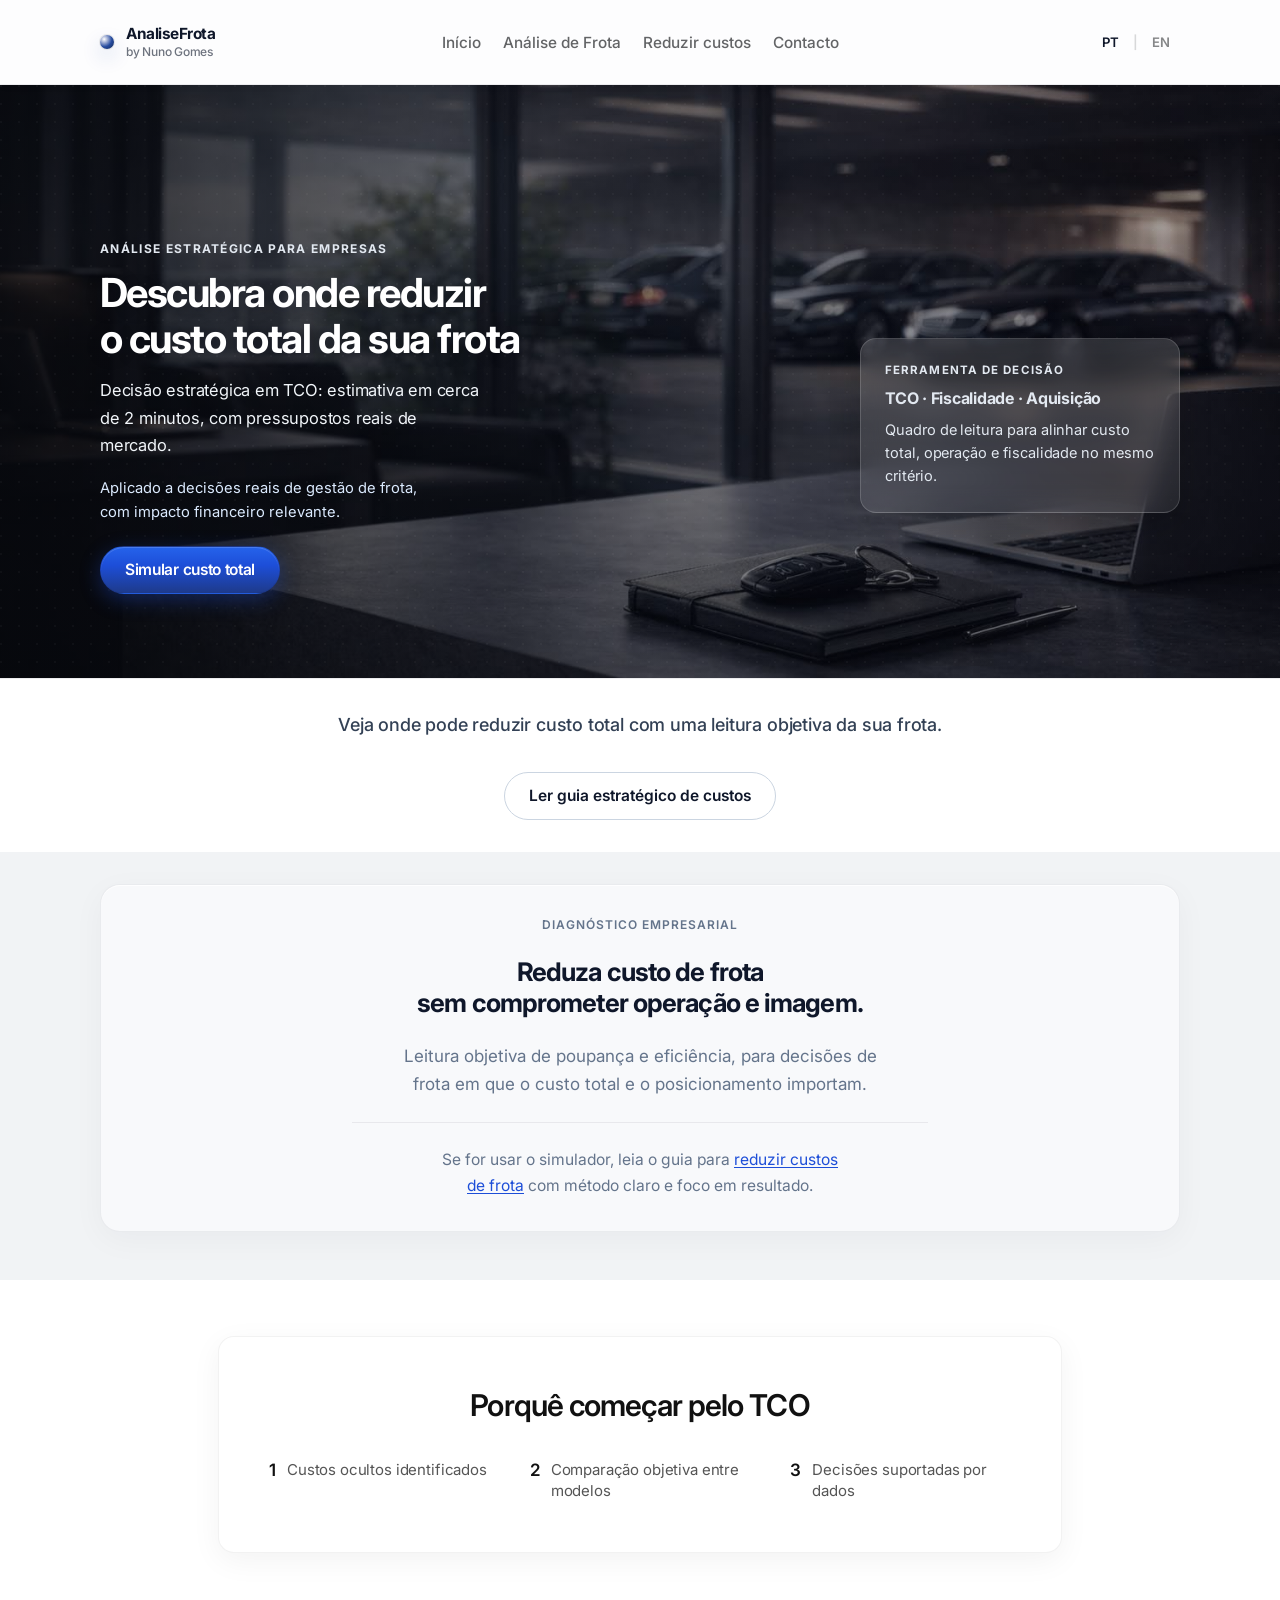
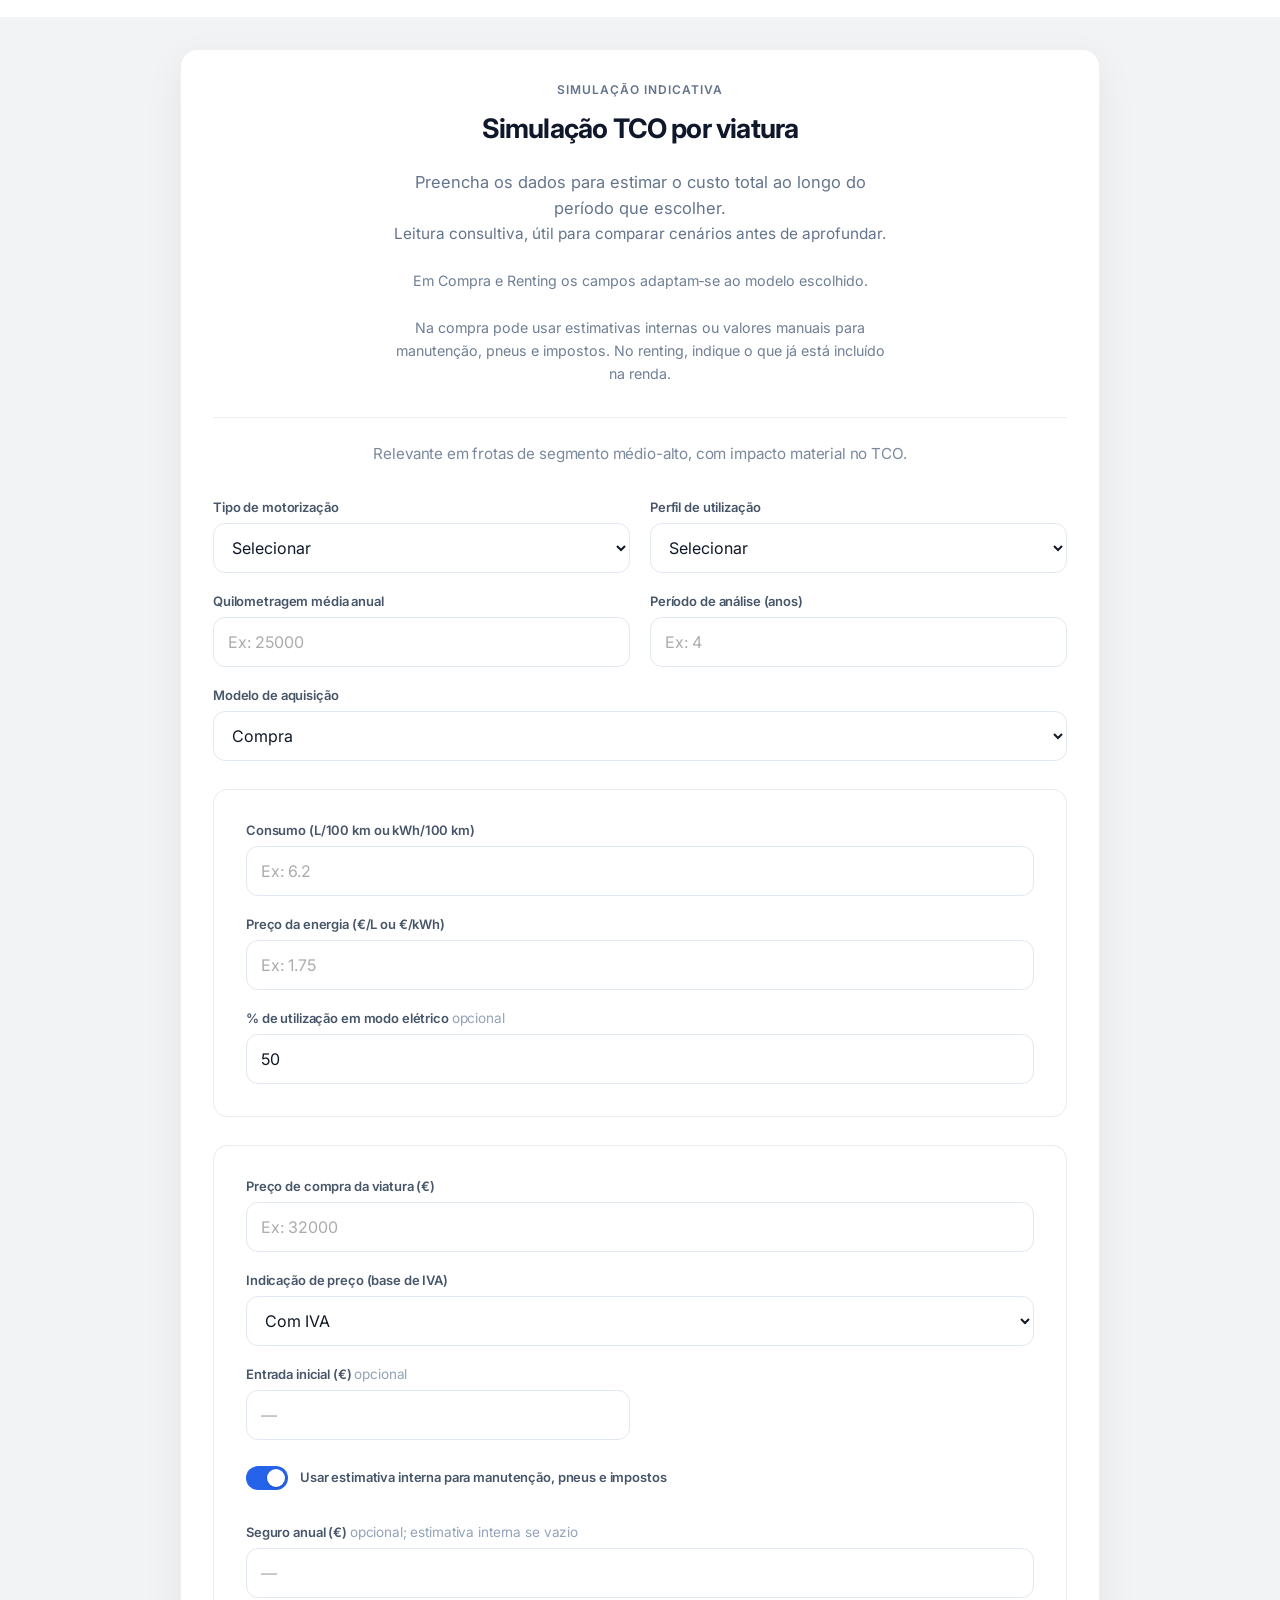
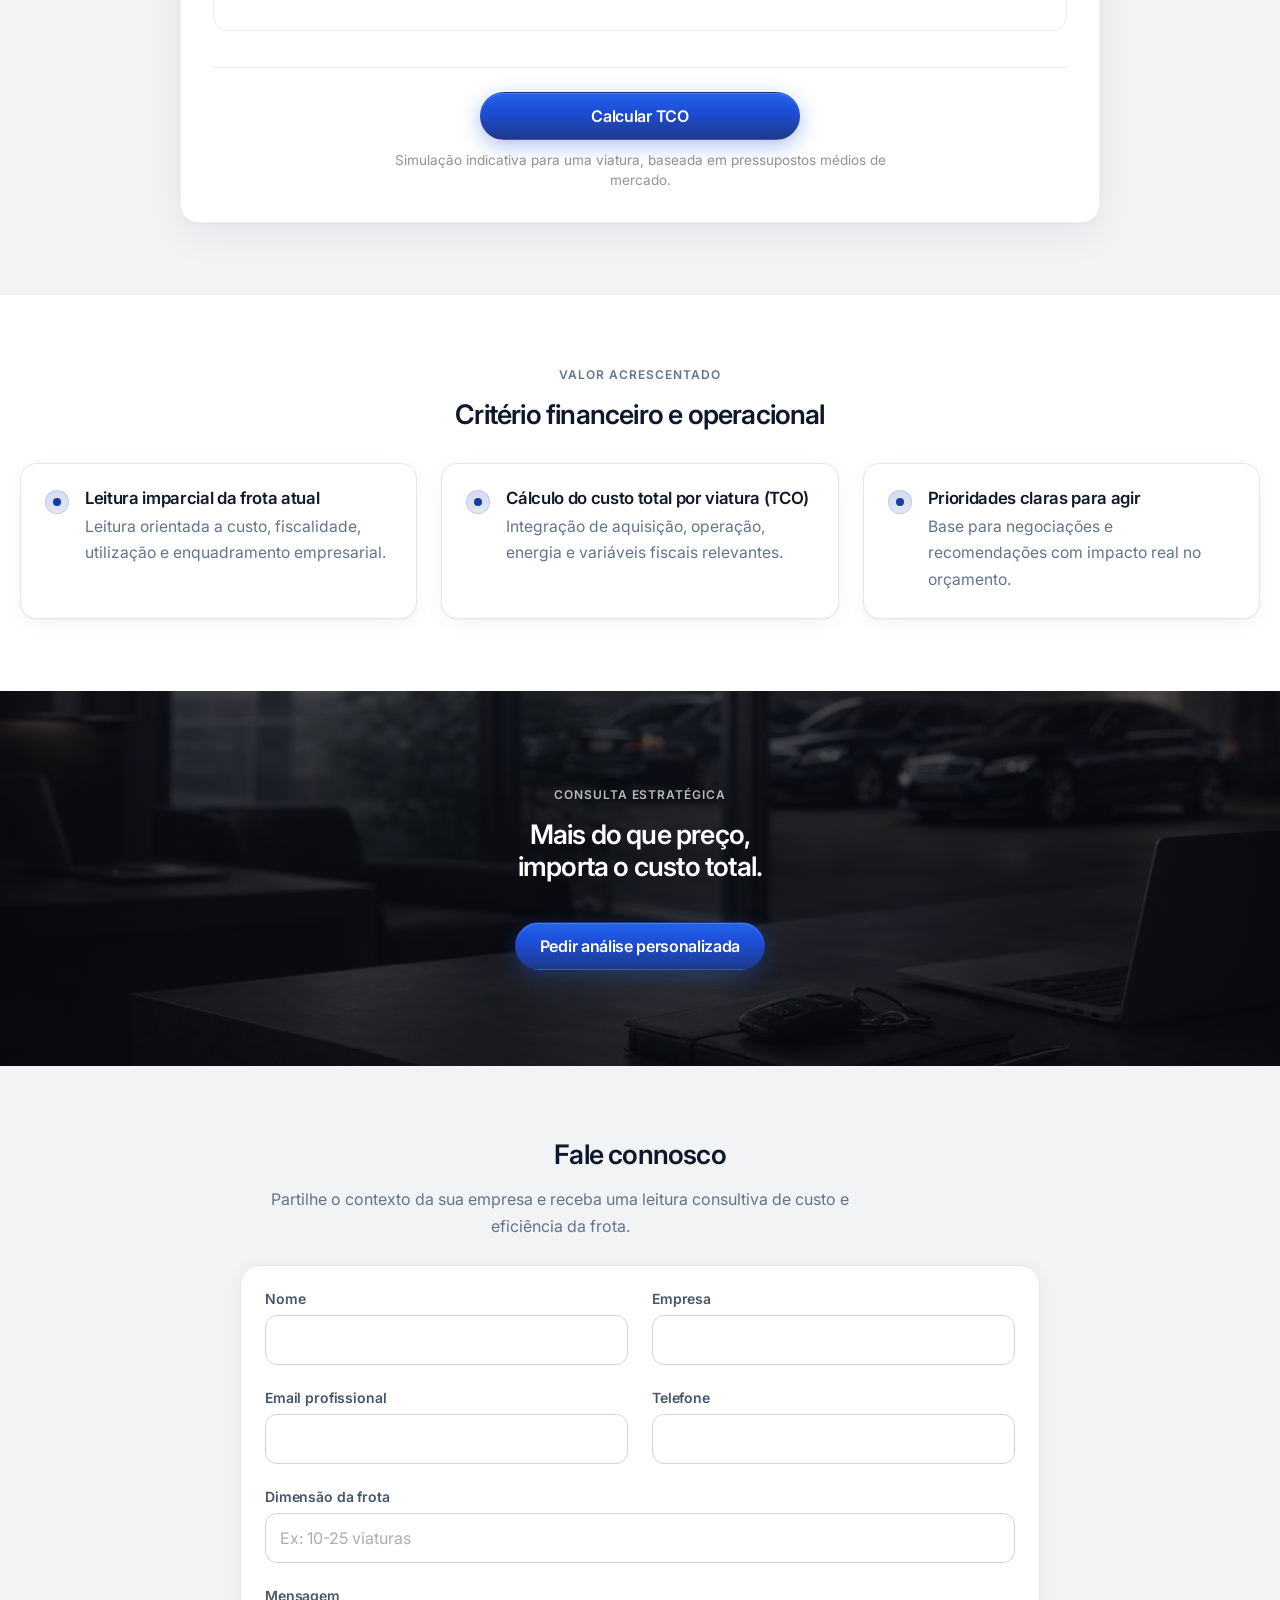
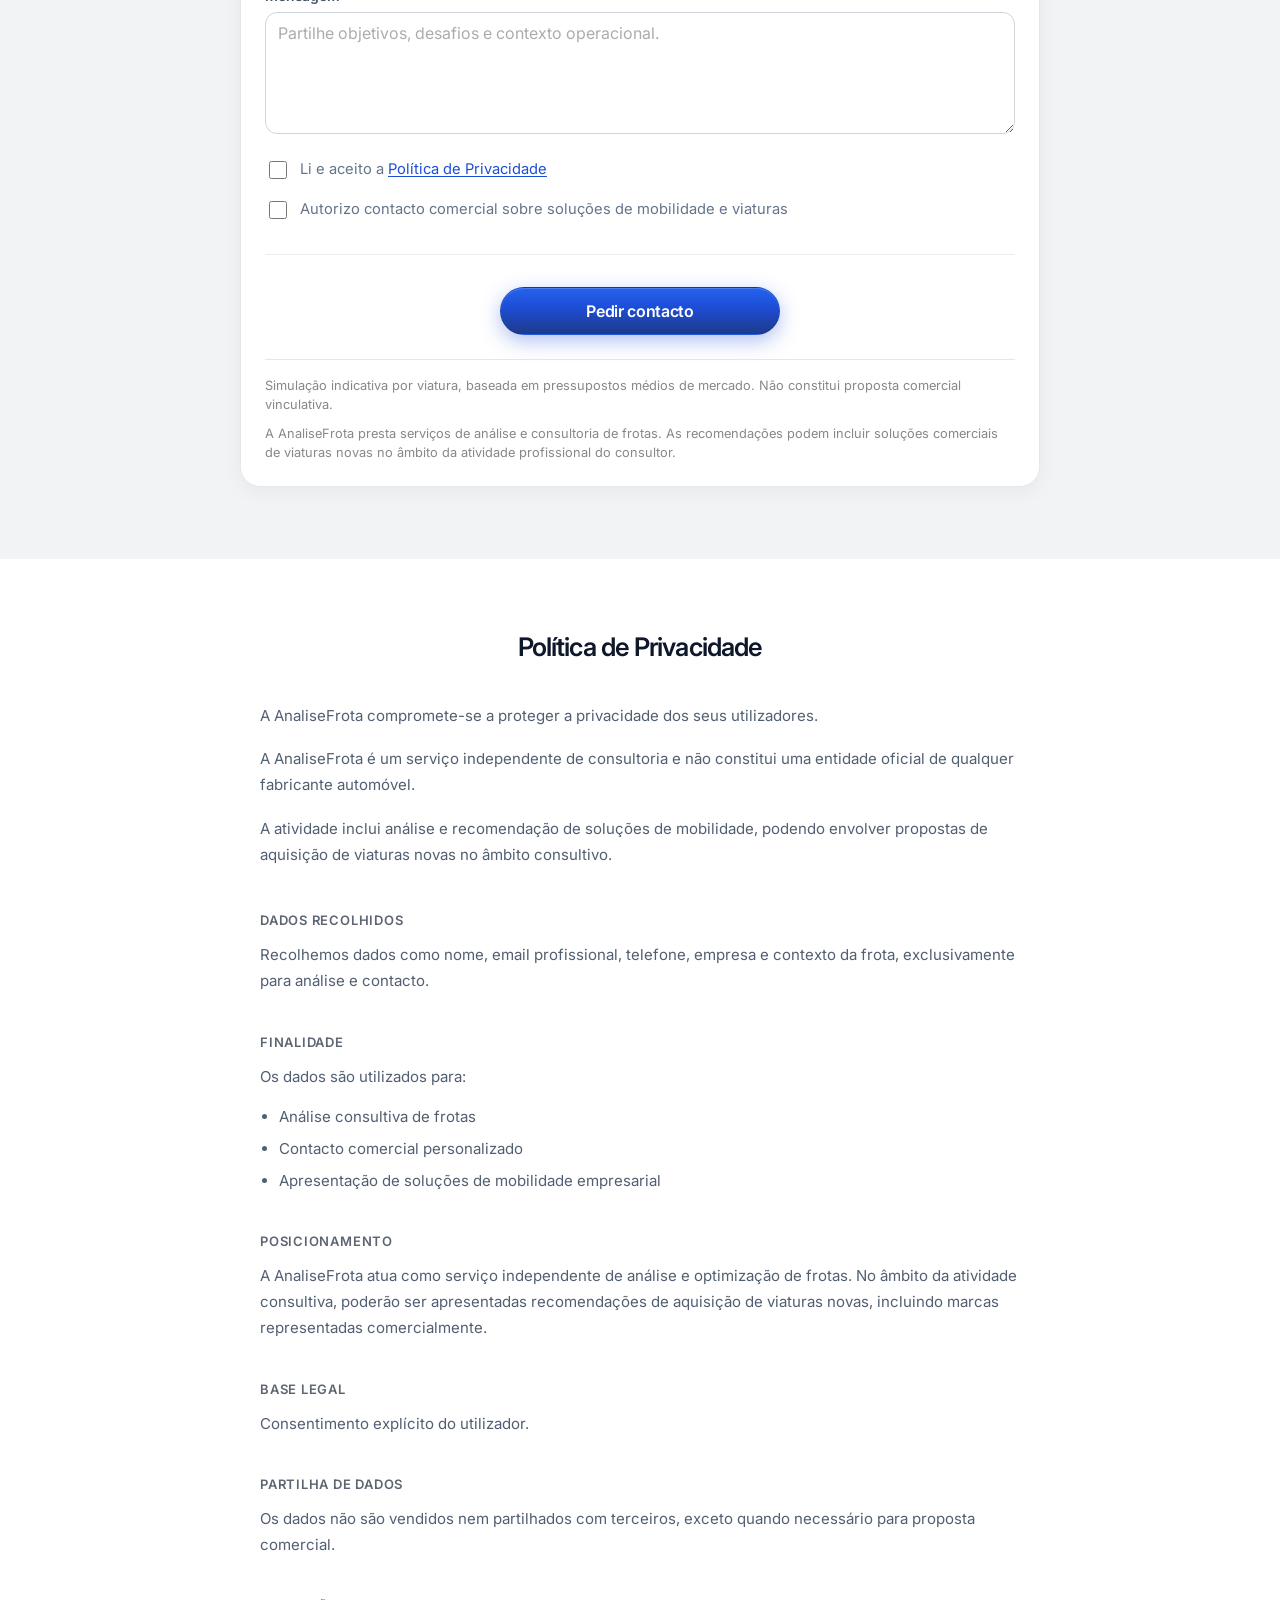
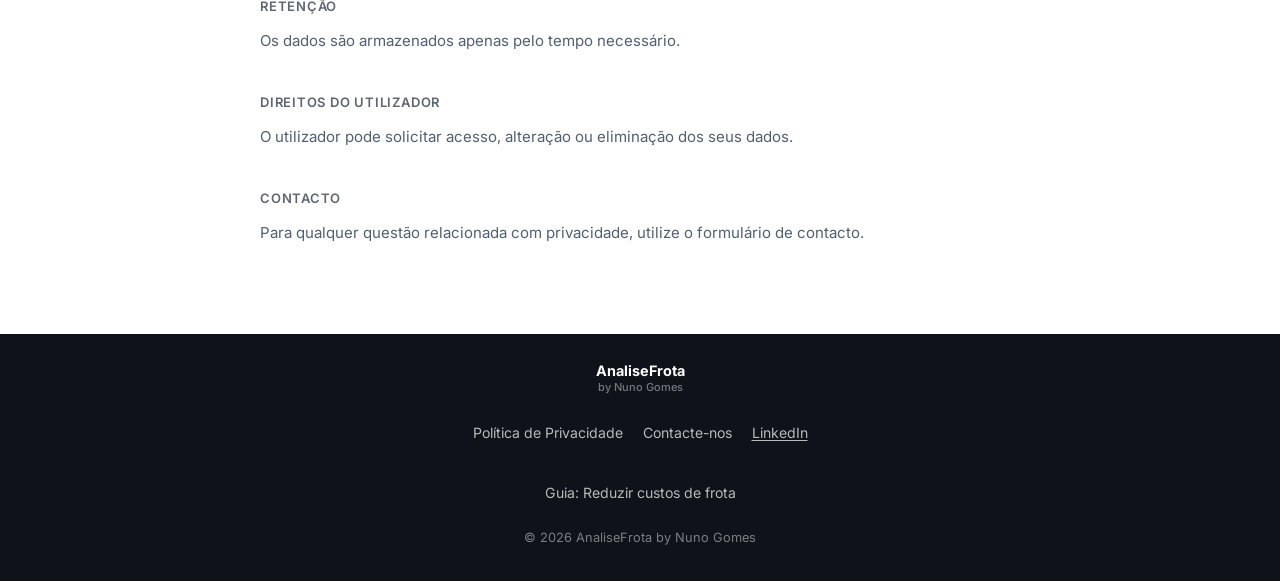
<file: index.html>
<!DOCTYPE html>
<html lang="pt-PT" class="lang-pt">
<head>
  <meta charset="UTF-8" />
  <meta name="viewport" content="width=device-width, initial-scale=1.0" />
  <title>Análise de Frota para Empresas | Reduzir Custo Total (TCO) | AnaliseFrota</title>
  <meta name="robots" content="index,follow" />
  <link rel="canonical" href="https://analisefrota.pt/" />
  <link rel="alternate" hreflang="pt-PT" href="https://analisefrota.pt/" />
  <link rel="alternate" hreflang="en-GB" href="https://analisefrota.pt/en/" />
  <link rel="alternate" hreflang="x-default" href="https://analisefrota.pt/" />
  <meta
    name="description"
    content="Análise de frota para empresas com foco em custo total (TCO), fiscalidade e operação. Decida com dados reais e identifique poupança com critério."
  />
  <meta property="og:title" content="Análise de Frota para Empresas | Reduzir Custo Total (TCO) | AnaliseFrota" />
  <meta property="og:description" content="Análise de frota para empresas com foco em custo total (TCO), fiscalidade e operação. Decida com dados reais e identifique poupança com critério." />
  <meta property="og:type" content="website" />
  <meta property="og:url" content="https://analisefrota.pt/" />
  <meta property="og:image" content="https://analisefrota.pt/assets/hero-bg.jpg" />
  <meta property="og:image:alt" content="Frota empresarial: análise TCO e custo total com a AnaliseFrota" />
  <meta property="og:site_name" content="AnaliseFrota" />
  <meta property="og:locale" content="pt_PT" />
  <meta property="og:locale:alternate" content="en_GB" />
  <meta name="twitter:card" content="summary_large_image" />
  <meta name="twitter:title" content="Análise de Frota para Empresas | Reduzir Custo Total (TCO) | AnaliseFrota" />
  <meta name="twitter:description" content="Análise de frota para empresas com foco em custo total (TCO), fiscalidade e operação. Decida com dados reais e identifique poupança com critério." />
  <meta name="twitter:image" content="https://analisefrota.pt/assets/hero-bg.jpg" />
  <meta name="twitter:image:alt" content="Frota empresarial e consultoria AnaliseFrota — análise de frota, redução de custos e TCO" />
  <link rel="preconnect" href="https://fonts.googleapis.com">
  <link rel="preconnect" href="https://fonts.gstatic.com" crossorigin>
  <link
    href="https://fonts.googleapis.com/css2?family=Inter:wght@400;500;600;700;800&display=swap"
    rel="stylesheet"
  />
  <link rel="stylesheet" href="styles.css" />
  <script type="application/ld+json">
  {
    "@context": "https://schema.org",
    "@graph": [
      {
        "@type": "Organization",
        "@id": "https://analisefrota.pt/#organization",
        "name": "AnaliseFrota by Nuno Gomes",
        "url": "https://analisefrota.pt/",
        "sameAs": ["https://www.linkedin.com/in/nuno-gomes-mercedes-benz"]
      },
      {
        "@type": "WebSite",
        "@id": "https://analisefrota.pt/#website",
        "name": "AnaliseFrota by Nuno Gomes",
        "url": "https://analisefrota.pt/",
        "description": "Análise de frota para empresas com foco em custo total (TCO), fiscalidade e operação.",
        "inLanguage": "pt-PT",
        "publisher": { "@id": "https://analisefrota.pt/#organization" }
      }
    ]
  }
  </script>
</head>
<body>
  <div class="site-shell">
    <header class="site-header">
      <div class="container header-inner">
        <a href="/" class="brand" aria-label="AnaliseFrota by Nuno Gomes">
          <span class="brand-mark"></span>
          <span class="brand-text">
            <span class="brand-name">AnaliseFrota</span>
            <span class="brand-byline">by Nuno Gomes</span>
          </span>
        </a>

        <nav id="primary-nav" class="main-nav" aria-label="Navegação principal">
          <a href="/">Início</a>
          <a href="#simulador">Análise de Frota</a>
          <a href="/reduzir-custos-frota.html">Reduzir custos</a>
          <a href="#contacto">Contacto</a>
        </nav>

        <div class="header-actions">
          <button
            class="nav-toggle"
            type="button"
            aria-expanded="false"
            aria-controls="primary-nav"
            aria-label="Abrir menu principal"
          >
            <span></span>
            <span></span>
            <span></span>
          </button>
          <div class="lang-toggle" role="navigation" aria-label="Idioma">
            <a href="/" class="lang-btn is-active" hreflang="pt-PT" lang="pt-PT" aria-current="page">PT</a>
            <span class="lang-sep" aria-hidden="true">|</span>
            <a href="/en/" class="lang-btn" hreflang="en-GB" lang="en-GB">EN</a>
          </div>
        </div>
      </div>
    </header>

    <main id="top">
      <section class="section section--hero section--bleed homepage-hero" aria-label="Início">
        <div class="section__bleed" aria-hidden="true">
          <div class="hero-media" role="img" aria-label="Frota empresarial: leitura de custo total (TCO) com a AnaliseFrota."></div>
          <div class="hero-scrim"></div>
          <div class="hero-noise"></div>
        </div>
        <div class="container">
        <div class="hero-grid">
          <div class="hero-copy">
            <div class="eyebrow">Análise estratégica para empresas</div>
            <h1 class="hero-title">Descubra onde reduzir<br>o custo total da sua frota</h1>
            <p>
              Decisão estratégica em TCO: estimativa em cerca de 2 minutos, com pressupostos reais de mercado.
            </p>
            <p class="hero-positioning">
              Aplicado a decisões reais de gestão de frota, com impacto financeiro relevante.
            </p>

            <div class="hero-actions">
              <a href="#simulador" class="btn btn-primary">Simular custo total</a>
            </div>
          </div>

          <div class="hero-aside">
            <div class="hero-panel">
              <div class="hero-panel-label">Ferramenta de decisão</div>
              <div class="hero-panel-value">TCO · Fiscalidade · Aquisição</div>
              <p>
                Quadro de leitura para alinhar custo total, operação e fiscalidade no mesmo critério.
              </p>
            </div>
          </div>
        </div>
        </div>
      </section>

      <section class="section section--surface section--lead">
        <div class="container">
          <div class="section-lead-inner container-narrow text-center">
            <p class="section-lead-text">
              Veja onde pode reduzir custo total com uma leitura objetiva da sua frota.
            </p>
            <a href="/reduzir-custos-frota.html" class="btn btn-secondary btn-lead-cta">Ler guia estratégico de custos</a>
          </div>
        </div>
      </section>

      <section class="section section--tint section--editorial">
        <div class="container">
          <div class="editorial-surface editorial-surface--bridge">
            <div class="editorial-bridge-inner">
              <div class="section-kicker text-center">Diagnóstico empresarial</div>
              <h2 class="text-center editorial-title">Reduza custo de frota<br>sem comprometer operação e imagem.</h2>
              <div class="prose-editorial-lead">
                <p>
                  Leitura objetiva de poupança e eficiência, para decisões de frota em que o custo total e o posicionamento importam.
                </p>
              </div>
              <p class="editorial-support-line">
                Se for usar o simulador, leia o guia para <a href="/reduzir-custos-frota.html">reduzir custos de frota</a> com método claro e foco em resultado.
              </p>
            </div>
          </div>
        </div>
      </section>

      <section class="section section--surface section--why-sim" aria-labelledby="why-sim-heading">
        <div class="why-sim-frame">
          <div class="why-card">
            <h2 id="why-sim-heading" class="why-card-title">Porquê começar pelo TCO</h2>
            <div class="why-grid" role="list" aria-label="Três eixos da análise TCO">
              <div class="why-item" role="listitem">
                <span class="why-number">1</span>
                <p class="why-text">Custos ocultos identificados</p>
              </div>
              <div class="why-item" role="listitem">
                <span class="why-number">2</span>
                <p class="why-text">Comparação objetiva entre modelos</p>
              </div>
              <div class="why-item" role="listitem">
                <span class="why-number">3</span>
                <p class="why-text">Decisões suportadas por dados</p>
              </div>
            </div>
          </div>
        </div>
      </section>

      <section id="simulador" class="section section--tint section--simulator">
        <div class="container">
          <div class="simulator-shell">
          <div class="simulator-card">
            <div class="simulator-main">
              <div class="simulator-intro-block">
                <div class="simulator-intro-stack">
                  <div class="simulator-heading simulator-heading--intro">
                    <div class="section-kicker">Simulação indicativa</div>
                    <h2 class="simulator-intro-heading">Simulação TCO por viatura</h2>
                    <div class="simulator-intro-lead-stack">
                      <p class="simulator-intro-lead">
                        Preencha os dados para estimar o custo total ao longo do período que escolher.
                      </p>
                      <p class="simulator-intro-lead simulator-intro-lead--secondary">
                        Leitura consultiva, útil para comparar cenários antes de aprofundar.
                      </p>
                    </div>
                  </div>
                  <div class="simulator-intro-notes">
                    <p class="simulator-form-hint simulator-form-hint--intro" data-lang="pt">Em Compra e Renting os campos adaptam‑se ao modelo escolhido.</p>
                    <p class="simulator-form-hint simulator-form-hint--intro" data-lang="pt">Na compra pode usar estimativas internas ou valores manuais para manutenção, pneus e impostos. No renting, indique o que já está incluído na renda.</p>
                    <p class="simulator-form-hint simulator-form-hint--intro" data-lang="en">Purchase and leasing show different fields for each mode.</p>
                    <p class="simulator-form-hint simulator-form-hint--intro" data-lang="en">For purchase, use internal estimates or enter annual maintenance, tyres, and taxes. For leasing, indicate what is included in the monthly payment.</p>
                  </div>
                </div>
              </div>
              <p class="simulator-context-hint">
                Relevante em frotas de segmento médio-alto, com impacto material no TCO.
              </p>
              <form class="simulator-form simulator-form--saas" id="tcoForm" novalidate>

                <div class="simulator-form__group">
                  <div class="form-grid form-grid--sim form-grid--sim-top">
                    <div class="field">
                      <label for="powertrainType">Tipo de motorização</label>
                      <select id="powertrainType" name="powertrainType">
                        <option value="" data-label-pt="Selecionar" data-label-en="Select">Selecionar</option>
                        <option value="combustion" data-label-pt="Combustão" data-label-en="Combustion">Combustão</option>
                        <option value="hybrid" data-label-pt="Híbrido" data-label-en="Hybrid">Híbrido</option>
                        <option value="electric" data-label-pt="Elétrico" data-label-en="Electric">Elétrico</option>
                      </select>
                    </div>

                    <div class="field">
                      <label for="usageProfile">Perfil de utilização</label>
                      <select id="usageProfile" name="usageProfile">
                        <option value="" data-label-pt="Selecionar" data-label-en="Select">Selecionar</option>
                        <option value="urbano" data-label-pt="Urbano" data-label-en="Urban">Urbano</option>
                        <option value="misto" data-label-pt="Misto" data-label-en="Mixed">Misto</option>
                        <option value="estrada" data-label-pt="Estrada" data-label-en="Highway">Estrada</option>
                      </select>
                    </div>

                    <div class="field">
                      <label for="annualKm">Quilometragem média anual</label>
                      <input
                        id="annualKm"
                        name="annualKm"
                        type="number"
                        inputmode="numeric"
                        placeholder="Ex: 25000"
                        data-placeholder-pt="Ex: 25000"
                        data-placeholder-en="E.g.: 25000"
                        min="0"
                      />
                    </div>

                    <div class="field">
                      <label for="analysisYears">Período de análise (anos)</label>
                      <input
                        id="analysisYears"
                        name="analysisYears"
                        type="number"
                        inputmode="numeric"
                        min="1"
                        placeholder="Ex: 4"
                        data-placeholder-pt="Ex: 4"
                        data-placeholder-en="E.g.: 4"
                      />
                    </div>

                    <div class="field field-span-2">
                      <label for="acquisitionModel">Modelo de aquisição</label>
                      <select id="acquisitionModel" name="acquisitionModel">
                        <option value="purchase" data-label-pt="Compra" data-label-en="Purchase">Compra</option>
                        <option value="renting" data-label-pt="Renting" data-label-en="Leasing">Renting</option>
                      </select>
                    </div>
                  </div>
                </div>

                <div class="simulator-form__group">
                  <div class="simulator-form__panel">
                    <div class="form-grid form-grid--sim">
                      <div class="field field-span-2">
                        <label for="consumptionValue">Consumo (L/100 km ou kWh/100 km)</label>
                        <input id="consumptionValue" name="consumptionValue" type="number" min="0" step="0.01" placeholder="Ex: 6.2" data-placeholder-pt="Ex: 6.2" data-placeholder-en="E.g.: 6.2" />
                      </div>

                      <div class="field field-span-2">
                        <label for="energyPrice">Preço da energia (€/L ou €/kWh)</label>
                        <input id="energyPrice" name="energyPrice" type="number" min="0" step="0.01" placeholder="Ex: 1.75" data-placeholder-pt="Ex: 1.75" data-placeholder-en="E.g.: 1.75" />
                      </div>

                      <div class="field field-span-2 phev-only is-hidden">
                        <label for="phevElectricShare">% de utilização em modo elétrico <span class="label-optional">opcional</span></label>
                        <input id="phevElectricShare" name="phevElectricShare" type="number" min="0" max="100" step="1" value="50" placeholder="50" data-placeholder-pt="50" data-placeholder-en="50" />
                      </div>
                    </div>
                  </div>
                </div>

                <div class="simulator-form__group simulator-form__group--mode purchase-only">
                  <div class="simulator-form__panel simulator-form__panel--mode">
                    <div class="form-grid form-grid--sim">
                      <div class="field field-span-2">
                        <label for="purchasePrice">Preço de compra da viatura (€)</label>
                        <input id="purchasePrice" name="purchasePrice" type="number" min="0" placeholder="Ex: 32000" data-placeholder-pt="Ex: 32000" data-placeholder-en="E.g.: 32000" />
                      </div>

                      <div class="field field-span-2">
                        <label for="purchasePriceVatInput">Indicação de preço (base de IVA)</label>
                        <select id="purchasePriceVatInput" name="purchasePriceVatInput">
                          <option value="gross" data-label-pt="Com IVA" data-label-en="With VAT">Com IVA</option>
                          <option value="net" data-label-pt="Sem IVA" data-label-en="Excl. VAT">Sem IVA</option>
                        </select>
                      </div>

                      <div class="field">
                        <label for="purchaseInitialPayment">Entrada inicial (€) <span class="label-optional">opcional</span></label>
                        <input id="purchaseInitialPayment" name="purchaseInitialPayment" type="number" min="0" value="" placeholder="—" data-placeholder-pt="—" data-placeholder-en="—" />
                      </div>

                      <div class="field field-span-2">
                        <div class="form-toggle">
                          <label class="toggle">
                            <input type="checkbox" id="useInternalOpexEstimate" name="useInternalOpexEstimate" checked />
                            <span class="slider"></span>
                          </label>
                          <label class="toggle-label" for="useInternalOpexEstimate">
                            Usar estimativa interna para manutenção, pneus e impostos
                          </label>
                        </div>
                      </div>

                      <details class="simulator-advanced purchase-manual-opex field-span-2 is-hidden">
                        <summary class="simulator-advanced-summary">Custos manuais anuais (€)</summary>
                        <div class="form-grid form-grid--sim simulator-advanced-grid">
                          <div class="field">
                            <label for="manualMaintenanceAnnual">Manutenção anual</label>
                            <input id="manualMaintenanceAnnual" name="manualMaintenanceAnnual" type="number" min="0" step="1" value="" />
                          </div>
                          <div class="field">
                            <label for="manualTyresAnnual">Pneus anuais</label>
                            <input id="manualTyresAnnual" name="manualTyresAnnual" type="number" min="0" step="1" value="" />
                          </div>
                          <div class="field field-span-2">
                            <label for="manualTaxesAnnual">Impostos e taxas anuais</label>
                            <input id="manualTaxesAnnual" name="manualTaxesAnnual" type="number" min="0" step="1" value="" />
                          </div>
                        </div>
                      </details>

                      <div class="field field-span-2">
                        <label for="annualInsurancePurchase">Seguro anual (€) <span class="label-optional">opcional; estimativa interna se vazio</span></label>
                        <input id="annualInsurancePurchase" name="annualInsurancePurchase" type="number" min="0" value="" placeholder="—" data-placeholder-pt="—" data-placeholder-en="—" />
                      </div>
                    </div>
                  </div>
                </div>

                <div class="simulator-form__group simulator-form__group--mode renting-only is-hidden">
                  <div class="simulator-form__panel simulator-form__panel--mode">
                    <div class="form-grid form-grid--sim">
                      <div class="field field-span-2">
                        <label for="monthlyRent">Renda mensal (€)</label>
                        <input id="monthlyRent" name="monthlyRent" type="number" min="0" placeholder="Ex: 640" data-placeholder-pt="Ex: 640" data-placeholder-en="E.g.: 640" />
                      </div>

                      <div class="field">
                        <label for="rentingInitialPayment">Entrada inicial (€) <span class="label-optional">opcional</span></label>
                        <input id="rentingInitialPayment" name="rentingInitialPayment" type="number" min="0" value="" placeholder="—" data-placeholder-pt="—" data-placeholder-en="—" />
                      </div>

                      <div class="field">
                        <label for="contractAnnualKm">Quilometragem contratada anual <span class="label-optional">opcional</span></label>
                        <input id="contractAnnualKm" name="contractAnnualKm" type="number" min="0" value="" placeholder="Igual à média anual se vazio" data-placeholder-pt="Igual à média anual se vazio" data-placeholder-en="Same as annual if empty" />
                      </div>

                      <fieldset class="field-span-2 simulator-fieldset">
                        <legend class="simulator-fieldset-legend">A renda inclui:</legend>
                        <div class="simulator-includes-grid">
                          <label class="simulator-checkbox-field">
                            <input type="checkbox" id="rentIncludesMaintenance" name="rentIncludesMaintenance" checked />
                            <span>Manutenção</span>
                          </label>
                          <label class="simulator-checkbox-field">
                            <input type="checkbox" id="rentIncludesTyres" name="rentIncludesTyres" checked />
                            <span>Pneus</span>
                          </label>
                          <label class="simulator-checkbox-field">
                            <input type="checkbox" id="rentIncludesTaxes" name="rentIncludesTaxes" checked />
                            <span>Impostos e taxas</span>
                          </label>
                          <label class="simulator-checkbox-field">
                            <input type="checkbox" id="rentIncludesInsurance" name="rentIncludesInsurance" />
                            <span>Seguro</span>
                          </label>
                        </div>
                      </fieldset>

                      <div class="field field-span-2 renting-insurance-field">
                        <label for="annualInsuranceRenting">Seguro anual (€) <span class="label-optional">opcional; estimativa se vazio</span></label>
                        <input id="annualInsuranceRenting" name="annualInsuranceRenting" type="number" min="0" value="" placeholder="—" data-placeholder-pt="—" data-placeholder-en="—" />
                      </div>

                      <div class="field">
                        <label for="excessCostPerKm">Custo por km excedido (€/km) <span class="label-optional">opcional</span></label>
                        <input id="excessCostPerKm" name="excessCostPerKm" type="number" min="0" step="0.01" value="" placeholder="0,09" data-placeholder-pt="0,09" data-placeholder-en="0.09" />
                      </div>

                      <div class="field">
                        <label for="excessKmPeriod">Km excedidos no período (total) <span class="label-optional">opcional</span></label>
                        <input id="excessKmPeriod" name="excessKmPeriod" type="number" min="0" step="1" value="" placeholder="Calculado se vazio" data-placeholder-pt="Calculado se vazio" data-placeholder-en="Estimated if empty" />
                      </div>

                      <div class="field field-span-2">
                        <label for="endContractCosts">Custos estimados de fim de contrato / danos (€) <span class="label-optional">opcional</span></label>
                        <input id="endContractCosts" name="endContractCosts" type="number" min="0" step="1" value="" placeholder="—" data-placeholder-pt="—" data-placeholder-en="—" />
                      </div>
                    </div>
                  </div>
                </div>

                <div class="simulator-footer">
                  <button type="submit" class="btn btn-primary btn-large btn-sim-submit">Calcular TCO</button>
                  <small id="simulatorFeedback">Simulação indicativa para uma viatura, baseada em pressupostos médios de mercado.</small>
                </div>
              </form>

              <div class="results-panel is-hidden" id="resultsPanel">
                <div class="results-grid">
                  <div class="result-box">
                    <span>TCO total</span>
                    <strong id="resultTotalPeriod">—</strong>
                  </div>
                  <div class="result-box">
                    <span>Custo médio mensal</span>
                    <strong id="resultAnnualCost">—</strong>
                  </div>
                  <div class="result-box">
                    <span>Custo médio por km</span>
                    <strong id="resultCostPerKm">—</strong>
                  </div>
                  <div class="result-box">
                    <span>Enquadramento fiscal indicativo</span>
                    <strong id="resultFiscal">—</strong>
                    <small id="resultVatIva" class="is-hidden">—</small>
                  </div>
                  <div class="result-box result-box-wide">
                    <span>Recomendação</span>
                    <strong id="resultRecommendation">—</strong>
                  </div>
                  <div class="result-box result-box-wide">
                    <span>Desagregação de custos</span>
                    <small id="resultBreakdownBase">Aquisição/depreciação: —</small>
                    <div id="resultResidualWrap" class="result-residual-wrap is-hidden">
                      <small id="resultResidualEstimated">Valor residual estimado: —</small>
                      <small id="resultResidualNote" class="result-residual-note">Estimativa interna baseada em depreciação e perfil de utilização.</small>
                    </div>
                    <small id="resultBreakdownEntrada" class="is-hidden">Entrada inicial: —</small>
                    <small id="resultBreakdownEnergy">Energia: —</small>
                    <small id="resultBreakdownMaintenance">Manutenção: —</small>
                    <small id="resultBreakdownTyres">Pneus: —</small>
                    <small id="resultBreakdownInsurance">Seguro: —</small>
                    <small id="resultBreakdownTaxes">Impostos/taxas: —</small>
                    <small id="resultBreakdownExcess">Excesso de km: —</small>
                    <small id="resultBreakdownOther">Outros / fim de contrato: —</small>
                  </div>
                  <div class="result-box result-box-wide">
                    <small id="resultDisclaimer">Simulação indicativa para apoio à decisão. Os resultados dependem dos dados inseridos e das condições reais de aquisição, utilização, fiscalidade e contrato. Não incorpora na compra todos os custos financeiros do capital, como juros ou custo de oportunidade. Leitura fiscal indicativa com base no enquadramento geral em Portugal. A aplicação efetiva depende do regime fiscal e do contexto específico da empresa.</small>
                  </div>
                  <div class="result-box result-box-wide">
                    <span>Quer uma análise personalizada da sua frota?</span>
                    <form class="simulator-form" action="#contacto" method="get">
                      <div class="form-grid form-grid-top">
                        <div class="field field-wide">
                          <label for="quickLeadEmail">Email</label>
                          <input id="quickLeadEmail" name="email" type="email" autocomplete="email" required />
                        </div>
                      </div>
                      <div class="simulator-footer">
                        <button type="submit" class="btn btn-secondary">Receber análise</button>
                      </div>
                    </form>
                  </div>
                </div>
              </div>
            </div>
          </div>
          </div>
        </div>
      </section>

      <section class="section section--surface">
        <div class="container benefits-wrap">
          <div class="section-head-center container-narrow">
            <div class="section-kicker">Valor acrescentado</div>
            <h2>Critério financeiro e operacional</h2>
          </div>

          <div class="benefits-list">
            <div class="benefit-item">
              <span class="benefit-icon"></span>
              <div>
                <h3>Leitura imparcial da frota atual</h3>
                <p>Leitura orientada a custo, fiscalidade, utilização e enquadramento empresarial.</p>
              </div>
            </div>

            <div class="benefit-item">
              <span class="benefit-icon"></span>
              <div>
                <h3>Cálculo do custo total por viatura (TCO)</h3>
                <p>Integração de aquisição, operação, energia e variáveis fiscais relevantes.</p>
              </div>
            </div>

            <div class="benefit-item">
              <span class="benefit-icon"></span>
              <div>
                <h3>Prioridades claras para agir</h3>
                <p>Base para negociações e recomendações com impacto real no orçamento.</p>
              </div>
            </div>
          </div>
        </div>
      </section>

      <section class="section section--closing section--bleed" aria-label="Consulta estratégica">
        <div class="section__bleed" aria-hidden="true">
          <div class="closing-cta-media" role="img" aria-label="Consultoria em análise de frota e mobilidade empresarial — redução de custos e decisões fundamentadas em TCO."></div>
          <div class="closing-cta-scrim"></div>
        </div>
        <div class="container">
        <div class="closing-cta-wrap">
          <div class="section-kicker section-kicker-light">Consulta estratégica</div>
          <h2>Mais do que preço,<br>importa o custo total.</h2>
          <a href="#contacto" class="btn btn-primary btn-large">Pedir análise personalizada</a>
        </div>
        </div>
      </section>

      <section id="contacto" class="section section--tint">
        <div class="container">
          <div class="container-narrow contact-wrap">
          <h2 class="text-center">Fale connosco</h2>
          <p class="contact-intro text-center">
            Partilhe o contexto da sua empresa e receba uma leitura consultiva de custo e eficiência da frota.
          </p>

          <form class="contact-form" id="leadForm" action="https://formspree.io/f/xrereard" method="POST" novalidate>
            <div class="contact-grid">
              <div class="field">
                <label for="leadName">Nome</label>
                <input id="leadName" name="nome" type="text" autocomplete="name" required />
              </div>

              <div class="field">
                <label for="leadCompany">Empresa</label>
                <input id="leadCompany" name="company" type="text" autocomplete="organization" required />
              </div>

              <div class="field">
                <label for="leadEmail">Email profissional</label>
                <input id="leadEmail" name="email" type="email" autocomplete="email" required />
              </div>

              <div class="field">
                <label for="leadPhone">Telefone</label>
                <input id="leadPhone" name="phone" type="tel" autocomplete="tel" />
              </div>

              <div class="field field-wide">
                <label for="leadFleetSize">Dimensão da frota</label>
                <input
                  id="leadFleetSize"
                  name="fleetSize"
                  type="text"
                  placeholder="Ex: 10-25 viaturas"
                  data-placeholder-pt="Ex: 10-25 viaturas"
                  data-placeholder-en="E.g.: 10-25 vehicles"
                />
              </div>

              <div class="field field-wide">
                <label for="leadMessage">Mensagem</label>
                <textarea
                  id="leadMessage"
                  name="mensagem"
                  rows="5"
                  placeholder="Partilhe objetivos, desafios e contexto operacional."
                  data-placeholder-pt="Partilhe objetivos, desafios e contexto operacional."
                  data-placeholder-en="Share your goals, challenges and operational context."
                  required
                ></textarea>
              </div>
            </div>

            <div class="contact-consent">
              <label class="consent-check">
                <input type="checkbox" name="consentPrivacy" required />
                <span>Li e aceito a <a href="#privacy">Política de Privacidade</a></span>
              </label>
              <label class="consent-check">
                <input type="checkbox" name="consentCommercial" required />
                <span>Autorizo contacto comercial sobre soluções de mobilidade e viaturas</span>
              </label>
            </div>

            <div class="contact-footer">
              <button type="submit" class="btn btn-primary btn-large">Pedir contacto</button>
            </div>

            <div class="contact-disclaimers">
              <p class="contact-disclaimer">
                Simulação indicativa por viatura, baseada em pressupostos médios de mercado. Não constitui proposta comercial vinculativa.
              </p>
              <p class="contact-consulting-note">
                A AnaliseFrota presta serviços de análise e consultoria de frotas. As recomendações podem incluir soluções comerciais de viaturas novas no âmbito da atividade profissional do consultor.
              </p>
            </div>
          </form>
          </div>
        </div>
      </section>

      <section id="privacy" class="section section--surface section--privacy-doc" aria-labelledby="privacy-title">
        <div class="privacy-doc">
          <header class="privacy-doc-header">
            <h2 id="privacy-title" class="privacy-doc-title">Política de Privacidade</h2>
          </header>
          <div class="privacy-doc-body">
            <p>A AnaliseFrota compromete-se a proteger a privacidade dos seus utilizadores.</p>

            <p>A AnaliseFrota é um serviço independente de consultoria e não constitui uma entidade oficial de qualquer fabricante automóvel.</p>

            <p>A atividade inclui análise e recomendação de soluções de mobilidade, podendo envolver propostas de aquisição de viaturas novas no âmbito consultivo.</p>

            <h3 class="privacy-doc-subtitle">Dados recolhidos</h3>
            <p>Recolhemos dados como nome, email profissional, telefone, empresa e contexto da frota, exclusivamente para análise e contacto.</p>

            <h3 class="privacy-doc-subtitle">Finalidade</h3>
            <p>Os dados são utilizados para:</p>
            <ul class="privacy-doc-list">
              <li>Análise consultiva de frotas</li>
              <li>Contacto comercial personalizado</li>
              <li>Apresentação de soluções de mobilidade empresarial</li>
            </ul>

            <h3 class="privacy-doc-subtitle">Posicionamento</h3>
            <p>A AnaliseFrota atua como serviço independente de análise e optimização de frotas. No âmbito da atividade consultiva, poderão ser apresentadas recomendações de aquisição de viaturas novas, incluindo marcas representadas comercialmente.</p>

            <h3 class="privacy-doc-subtitle">Base legal</h3>
            <p>Consentimento explícito do utilizador.</p>

            <h3 class="privacy-doc-subtitle">Partilha de dados</h3>
            <p>Os dados não são vendidos nem partilhados com terceiros, exceto quando necessário para proposta comercial.</p>

            <h3 class="privacy-doc-subtitle">Retenção</h3>
            <p>Os dados são armazenados apenas pelo tempo necessário.</p>

            <h3 class="privacy-doc-subtitle">Direitos do utilizador</h3>
            <p>O utilizador pode solicitar acesso, alteração ou eliminação dos seus dados.</p>

            <h3 class="privacy-doc-subtitle">Contacto</h3>
            <p>Para qualquer questão relacionada com privacidade, utilize o formulário de contacto.</p>
          </div>
        </div>
      </section>
    </main>

    <footer class="site-footer site-footer-minimal">
      <div class="container footer-minimal-inner">
        <div class="footer-brand-lockup" aria-hidden="true">
          <span class="footer-brand-name">AnaliseFrota</span>
          <span class="footer-brand-byline">by Nuno Gomes</span>
        </div>
        <nav class="footer-links-minimal" aria-label="Rodapé">
          <a href="#privacy">Política de Privacidade</a>
          <a href="#contacto">Contacte-nos</a>
          <a href="https://www.linkedin.com/in/nuno-gomes-mercedes-benz" class="footer-link-external" target="_blank" rel="noopener noreferrer">LinkedIn</a>
        </nav>
        <nav class="footer-links-minimal" aria-label="Recursos">
          <a href="/reduzir-custos-frota.html">Guia: Reduzir custos de frota</a>
        </nav>
        <p class="footer-copyright">© 2026 AnaliseFrota by Nuno Gomes</p>
      </div>
    </footer>
  </div>

  <script src="script.js"></script>
</body>
</html>
</file>
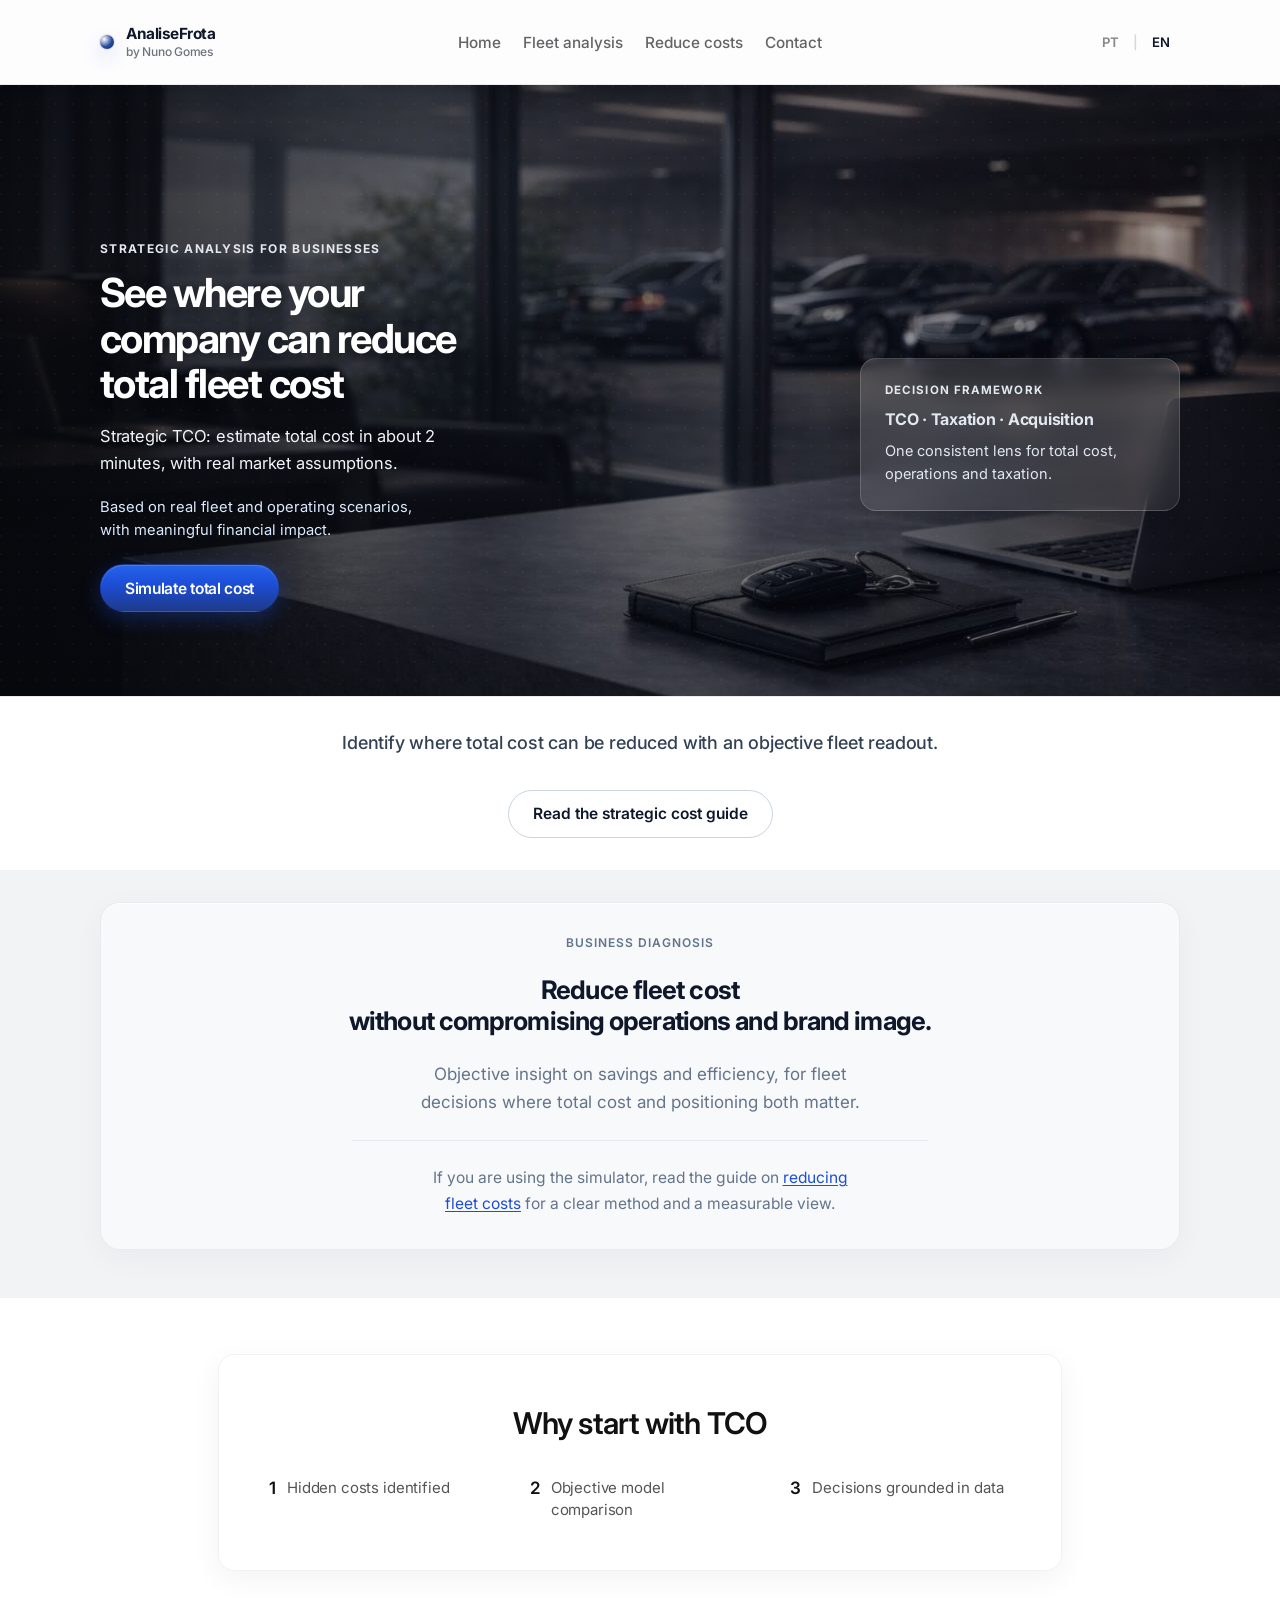
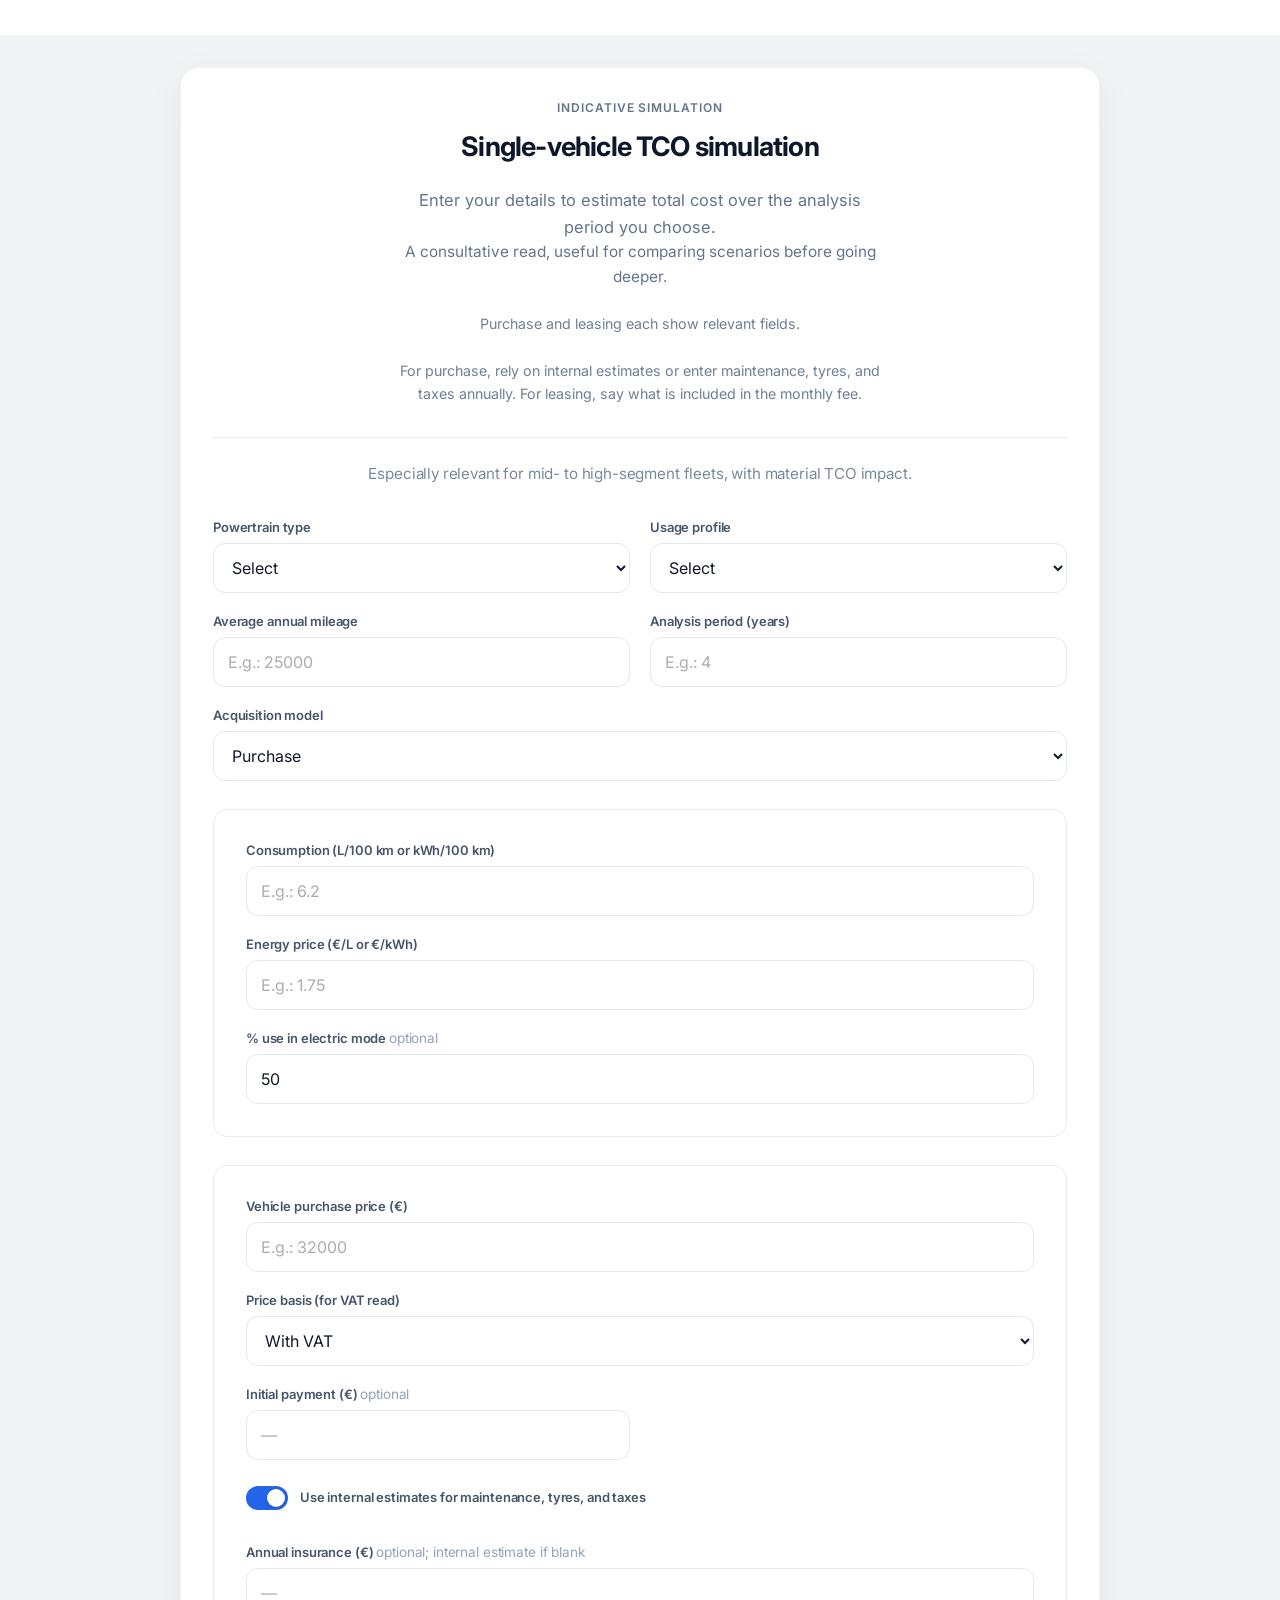
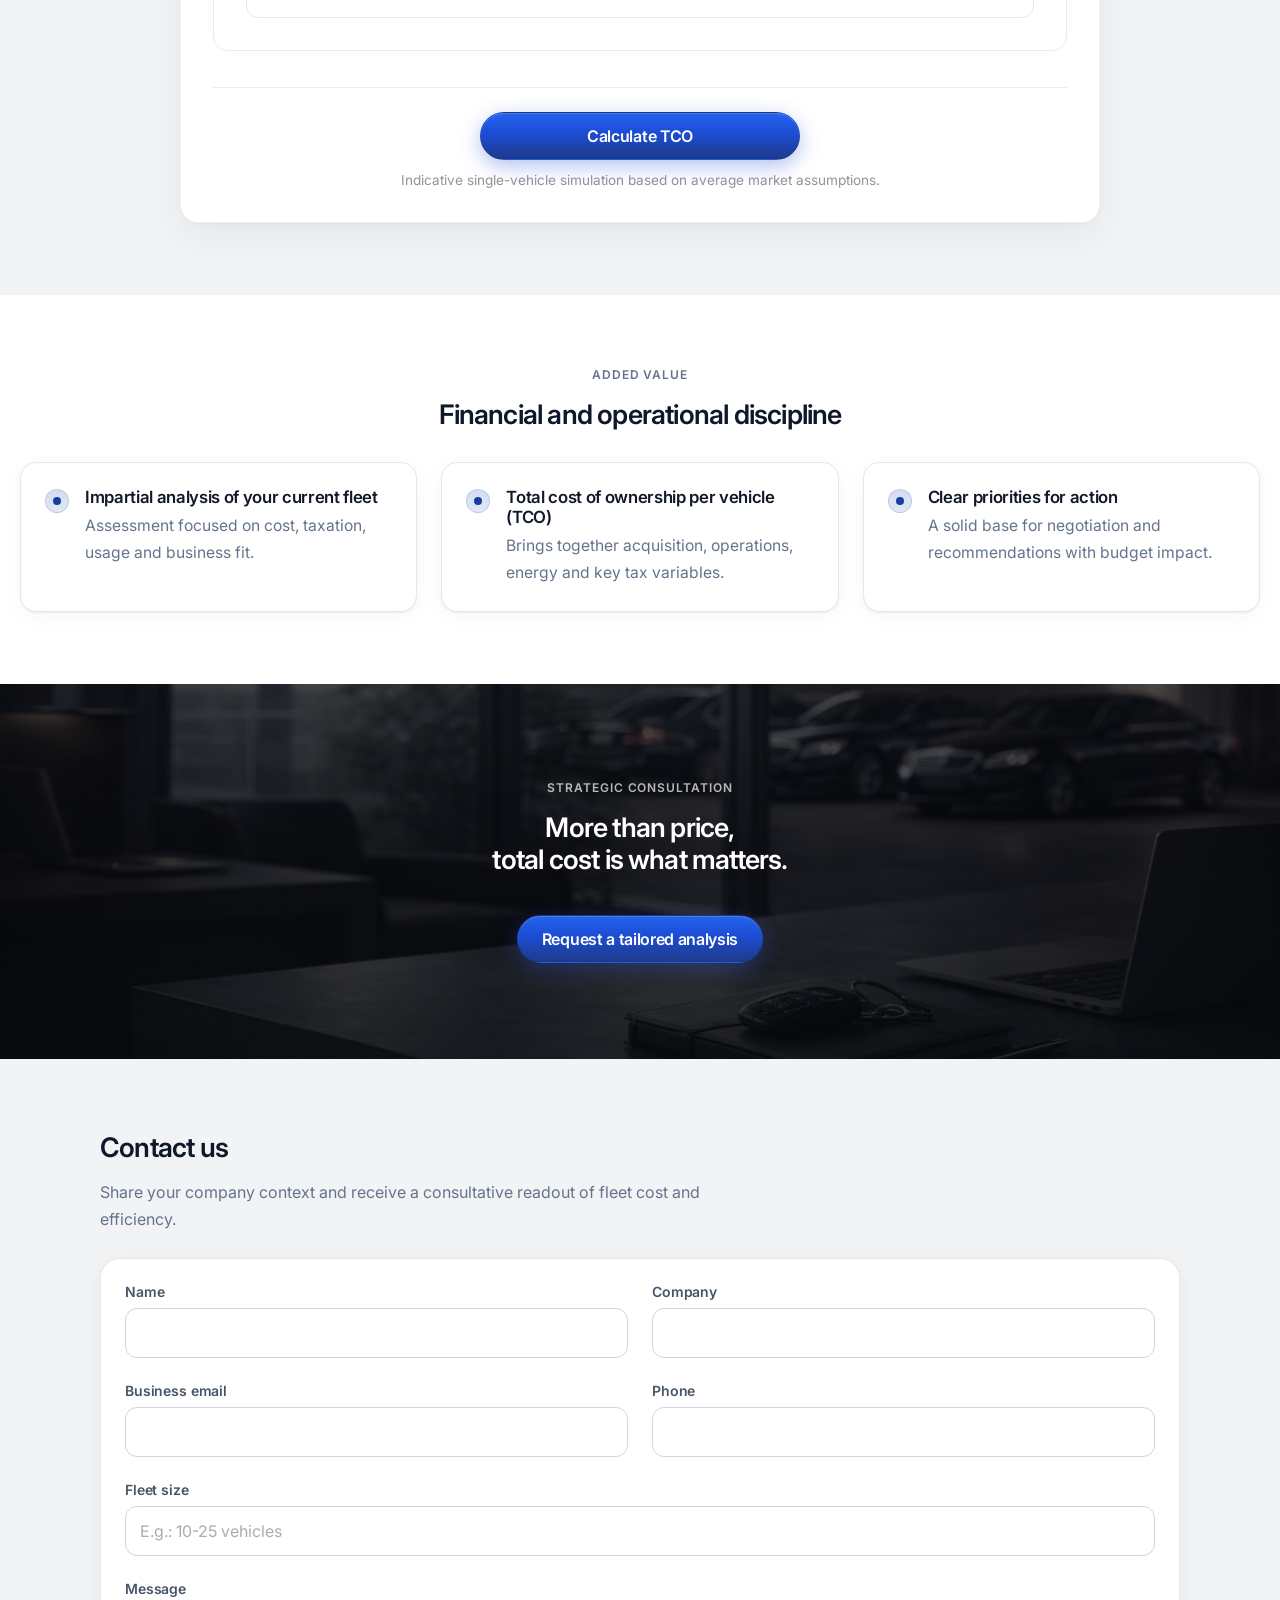
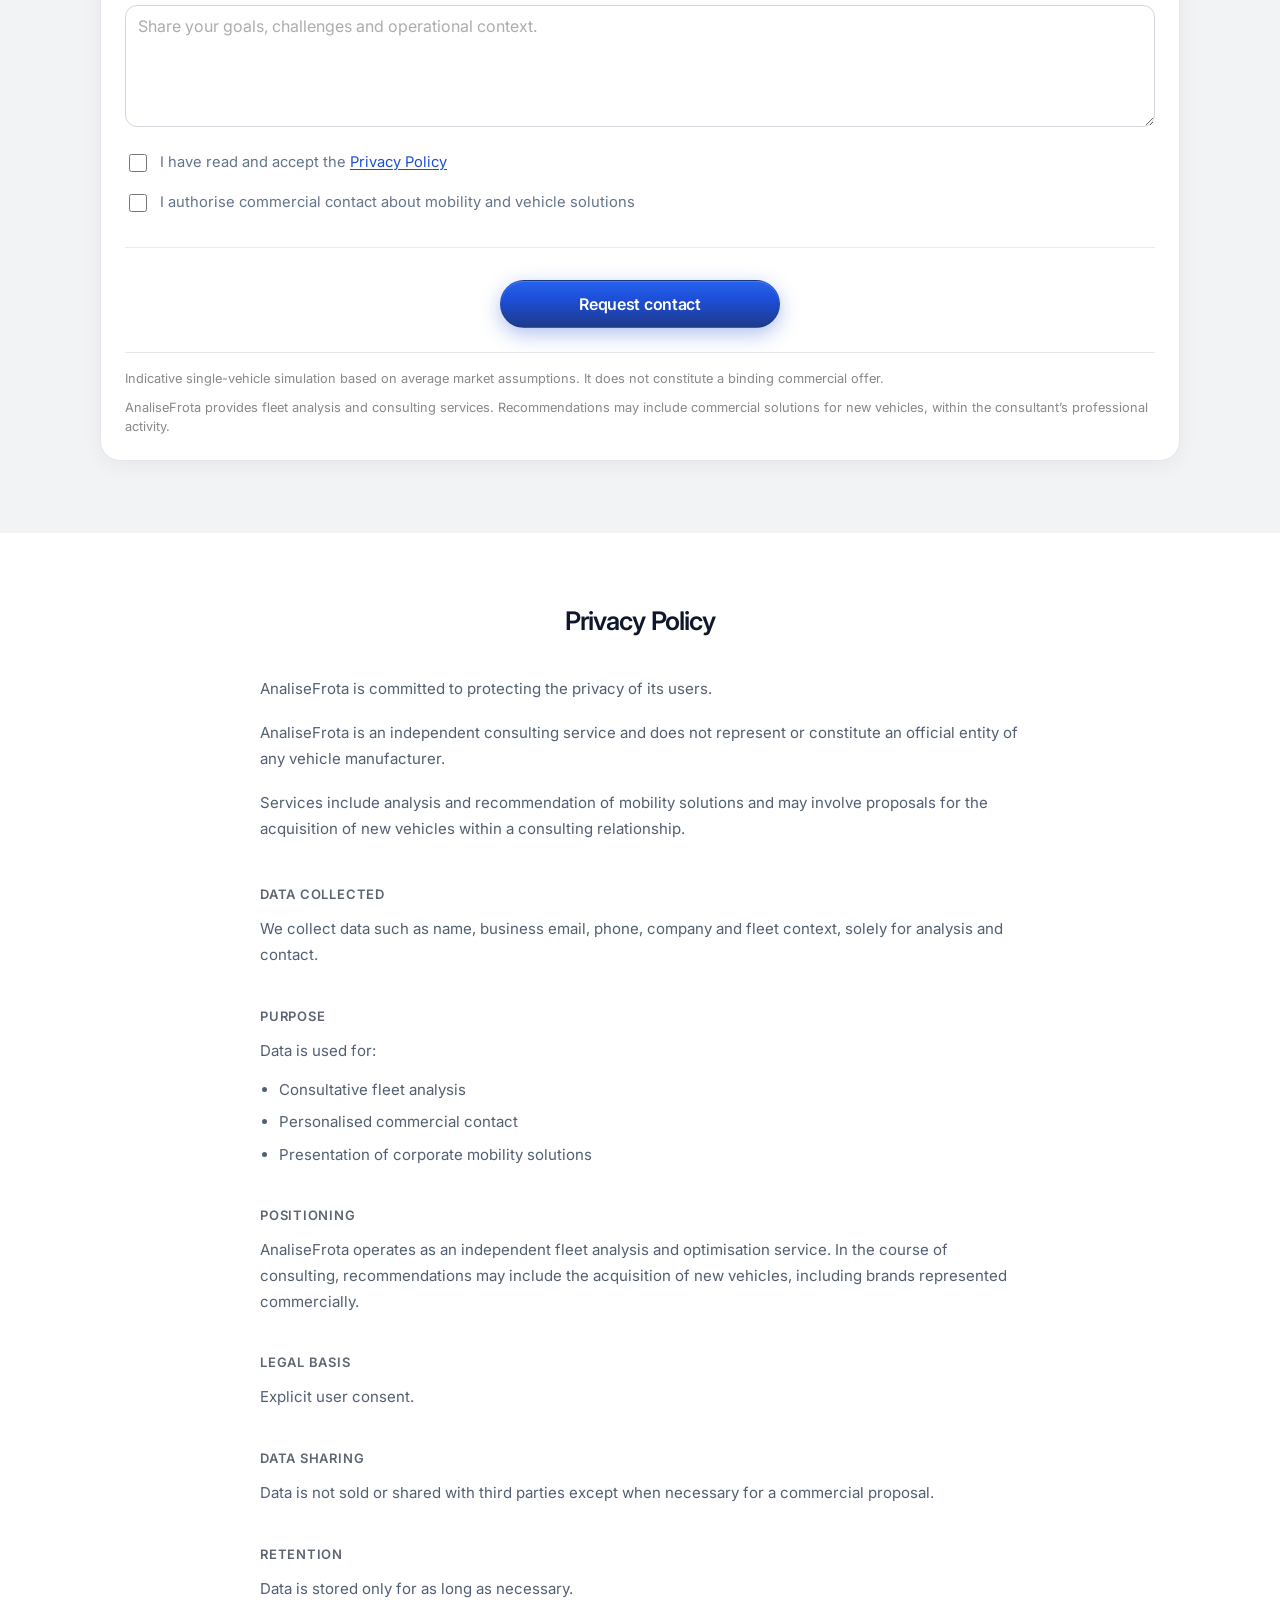
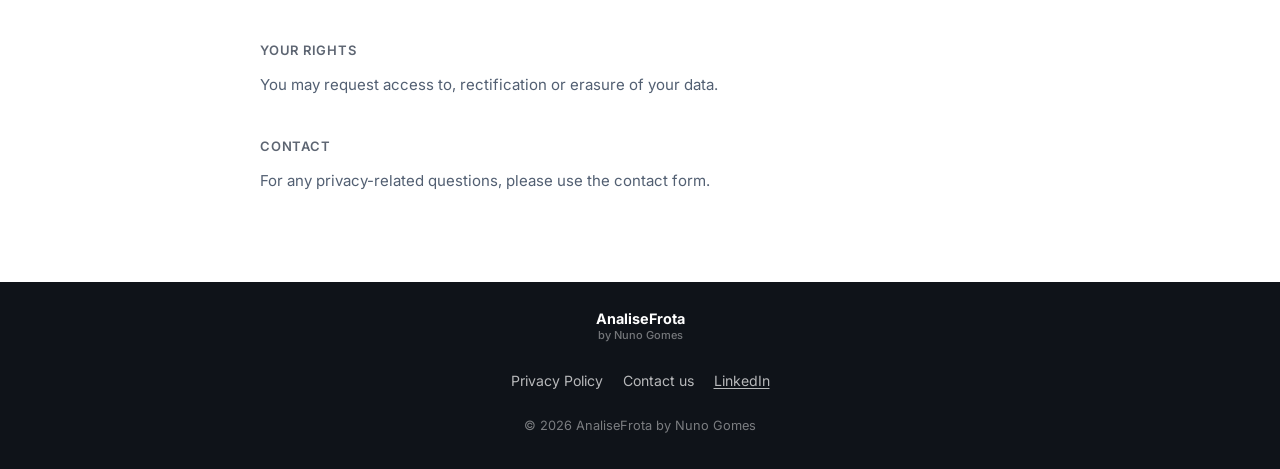
<file: en/index.html>
﻿<!DOCTYPE html>
<html lang="en-GB" class="lang-en">
<head>
  <meta charset="UTF-8" />
  <meta name="viewport" content="width=device-width, initial-scale=1.0" />
  <title>Fleet Analysis for Businesses | Reduce Total Cost (TCO) | AnaliseFrota</title>
  <meta name="robots" content="index,follow" />
  <link rel="canonical" href="https://analisefrota.pt/en/" />
  <link rel="alternate" hreflang="pt-PT" href="https://analisefrota.pt/" />
  <link rel="alternate" hreflang="en-GB" href="https://analisefrota.pt/en/" />
  <link rel="alternate" hreflang="x-default" href="https://analisefrota.pt/" />
  <meta
    name="description"
    content="Fleet analysis for businesses focused on total cost (TCO), taxation and operations. Make mobility decisions with real data and clear financial impact."
  />
  <meta property="og:title" content="Fleet Analysis for Businesses | Reduce Total Cost (TCO) | AnaliseFrota" />
  <meta property="og:description" content="Fleet analysis for businesses focused on total cost (TCO), taxation and operations. Make mobility decisions with real data and clear financial impact." />
  <meta property="og:type" content="website" />
  <meta property="og:url" content="https://analisefrota.pt/en/" />
  <meta property="og:image" content="https://analisefrota.pt/assets/hero-bg.jpg" />
  <meta property="og:image:alt" content="Business fleet: TCO and total cost analysis with AnaliseFrota" />
  <meta property="og:site_name" content="AnaliseFrota" />
  <meta property="og:locale" content="en_GB" />
  <meta property="og:locale:alternate" content="pt_PT" />
  <meta name="twitter:card" content="summary_large_image" />
  <meta name="twitter:title" content="Fleet Analysis for Businesses | Reduce Total Cost (TCO) | AnaliseFrota" />
  <meta name="twitter:description" content="Fleet analysis for businesses focused on total cost (TCO), taxation and operations. Make mobility decisions with real data and clear financial impact." />
  <meta name="twitter:image" content="https://analisefrota.pt/assets/hero-bg.jpg" />
  <meta name="twitter:image:alt" content="Corporate fleet and AnaliseFrota — fleet analysis, cost reduction, and TCO consulting" />
  <link rel="preconnect" href="https://fonts.googleapis.com">
  <link rel="preconnect" href="https://fonts.gstatic.com" crossorigin>
  <link
    href="https://fonts.googleapis.com/css2?family=Inter:wght@400;500;600;700;800&display=swap"
    rel="stylesheet"
  />
  <link rel="stylesheet" href="/styles.css" />
  <script type="application/ld+json">
  {
    "@context": "https://schema.org",
    "@graph": [
      {
        "@type": "Organization",
        "@id": "https://analisefrota.pt/#organization",
        "name": "AnaliseFrota by Nuno Gomes",
        "url": "https://analisefrota.pt/",
        "sameAs": ["https://www.linkedin.com/in/nuno-gomes-mercedes-benz"]
      },
      {
        "@type": "WebSite",
        "@id": "https://analisefrota.pt/en/#website",
        "name": "AnaliseFrota by Nuno Gomes",
        "url": "https://analisefrota.pt/en/",
        "description": "Fleet analysis for businesses focused on total cost (TCO), taxation and operations.",
        "inLanguage": "en-GB",
        "publisher": { "@id": "https://analisefrota.pt/#organization" }
      }
    ]
  }
  </script>
</head>
<body>
  <div class="site-shell">
    <header class="site-header">
      <div class="container header-inner">
        <a href="/en/" class="brand" aria-label="AnaliseFrota by Nuno Gomes">
          <span class="brand-mark"></span>
          <span class="brand-text">
            <span class="brand-name">AnaliseFrota</span>
            <span class="brand-byline">by Nuno Gomes</span>
          </span>
        </a>

        <nav id="primary-nav" class="main-nav" aria-label="Main navigation">
          <a href="/en/">Home</a>
          <a href="/en/#simulador">Fleet analysis</a>
          <a href="/en/reduce-fleet-costs.html">Reduce costs</a>
          <a href="/en/#contacto">Contact</a>
        </nav>

        <div class="header-actions">
          <button
            class="nav-toggle"
            type="button"
            aria-expanded="false"
            aria-controls="primary-nav"
            aria-label="Open main menu"
          >
            <span></span>
            <span></span>
            <span></span>
          </button>
          <div class="lang-toggle" role="navigation" aria-label="Language">
            <a href="/" class="lang-btn" hreflang="pt-PT" lang="pt-PT">PT</a>
            <span class="lang-sep" aria-hidden="true">|</span>
            <a href="/en/" class="lang-btn is-active" hreflang="en-GB" lang="en-GB" aria-current="page">EN</a>
          </div>
        </div>
      </div>
    </header>

    <main id="top">
      <section class="section section--hero section--bleed homepage-hero" aria-label="Start">
        <div class="section__bleed" aria-hidden="true">
          <div class="hero-media" role="img" aria-label="Business fleet: total cost of ownership (TCO) analysis with AnaliseFrota."></div>
          <div class="hero-scrim"></div>
          <div class="hero-noise"></div>
        </div>
        <div class="container">
        <div class="hero-grid">
          <div class="hero-copy">
            <div class="eyebrow">Strategic analysis for businesses</div>
            <h1 class="hero-title">See where your company can reduce<br>total fleet cost</h1>
            <p>
              Strategic TCO: estimate total cost in about 2 minutes, with real market assumptions.
            </p>
            <p class="hero-positioning">
              Based on real fleet and operating scenarios, with meaningful financial impact.
            </p>

            <div class="hero-actions">
              <a href="/en/#simulador" class="btn btn-primary">Simulate total cost</a>
            </div>
          </div>

          <div class="hero-aside">
            <div class="hero-panel">
              <div class="hero-panel-label">Decision framework</div>
              <div class="hero-panel-value">TCO · Taxation · Acquisition</div>
              <p>
                One consistent lens for total cost, operations and taxation.
              </p>
            </div>
          </div>
        </div>
        </div>
      </section>

      <section class="section section--surface section--lead">
        <div class="container">
          <div class="section-lead-inner container-narrow text-center">
            <p class="section-lead-text">
              Identify where total cost can be reduced with an objective fleet readout.
            </p>
            <a href="/en/reduce-fleet-costs.html" class="btn btn-secondary btn-lead-cta">Read the strategic cost guide</a>
          </div>
        </div>
      </section>

      <section class="section section--tint section--editorial">
        <div class="container">
          <div class="editorial-surface editorial-surface--bridge">
            <div class="editorial-bridge-inner">
              <div class="section-kicker text-center">Business diagnosis</div>
              <h2 class="text-center editorial-title">Reduce fleet cost<br>without compromising operations and brand image.</h2>
              <div class="prose-editorial-lead">
                <p>
                  Objective insight on savings and efficiency, for fleet decisions where total cost and positioning both matter.
                </p>
              </div>
              <p class="editorial-support-line">
                If you are using the simulator, read the guide on
                <a href="/en/reduce-fleet-costs.html">reducing fleet costs</a> for a clear method and a measurable view.
              </p>
            </div>
          </div>
        </div>
      </section>

      <section class="section section--surface section--why-sim" aria-labelledby="why-sim-heading">
        <div class="why-sim-frame">
          <div class="why-card">
            <h2 id="why-sim-heading" class="why-card-title">Why start with TCO</h2>
            <div class="why-grid" role="list" aria-label="Three TCO focus areas">
              <div class="why-item" role="listitem">
                <span class="why-number">1</span>
                <p class="why-text">Hidden costs identified</p>
              </div>
              <div class="why-item" role="listitem">
                <span class="why-number">2</span>
                <p class="why-text">Objective model comparison</p>
              </div>
              <div class="why-item" role="listitem">
                <span class="why-number">3</span>
                <p class="why-text">Decisions grounded in data</p>
              </div>
            </div>
          </div>
        </div>
      </section>

      <section id="simulador" class="section section--tint section--simulator">
        <div class="container">
          <div class="simulator-shell">
          <div class="simulator-card">
            <div class="simulator-main">
              <div class="simulator-intro-block">
                <div class="simulator-intro-stack">
                  <div class="simulator-heading simulator-heading--intro">
                    <div class="section-kicker">Indicative simulation</div>
                    <h2 class="simulator-intro-heading">Single-vehicle TCO simulation</h2>
                    <div class="simulator-intro-lead-stack">
                      <p class="simulator-intro-lead">
                        Enter your details to estimate total cost over the analysis period you choose.
                      </p>
                      <p class="simulator-intro-lead simulator-intro-lead--secondary">
                        A consultative read, useful for comparing scenarios before going deeper.
                      </p>
                    </div>
                  </div>
                  <div class="simulator-intro-notes">
                    <p class="simulator-form-hint simulator-form-hint--intro" data-lang="pt">Em Compra e Renting os campos adaptam‑se ao modelo escolhido.</p>
                    <p class="simulator-form-hint simulator-form-hint--intro" data-lang="pt">Na compra pode usar estimativas internas ou valores manuais para manutenção, pneus e impostos. No renting, indique o que já está incluído na renda.</p>
                    <p class="simulator-form-hint simulator-form-hint--intro" data-lang="en">Purchase and leasing each show relevant fields.</p>
                    <p class="simulator-form-hint simulator-form-hint--intro" data-lang="en">For purchase, rely on internal estimates or enter maintenance, tyres, and taxes annually. For leasing, say what is included in the monthly fee.</p>
                  </div>
                </div>
              </div>
              <p class="simulator-context-hint">
                Especially relevant for mid- to high-segment fleets, with material TCO impact.
              </p>
              <form class="simulator-form simulator-form--saas" id="tcoForm" novalidate>

                <div class="simulator-form__group">
                  <div class="form-grid form-grid--sim form-grid--sim-top">
                    <div class="field">
                      <label for="powertrainType">Powertrain type</label>
                      <select id="powertrainType" name="powertrainType">
                        <option value="" data-label-pt="Selecionar" data-label-en="Select">Select</option>
                        <option value="combustion" data-label-pt="Combustão" data-label-en="Combustion">Combustion</option>
                        <option value="hybrid" data-label-pt="Híbrido" data-label-en="Hybrid">Hybrid</option>
                        <option value="electric" data-label-pt="Elétrico" data-label-en="Electric">Electric</option>
                      </select>
                    </div>

                    <div class="field">
                      <label for="usageProfile">Usage profile</label>
                      <select id="usageProfile" name="usageProfile">
                        <option value="" data-label-pt="Selecionar" data-label-en="Select">Select</option>
                        <option value="urbano" data-label-pt="Urbano" data-label-en="Urban">Urban</option>
                        <option value="misto" data-label-pt="Misto" data-label-en="Mixed">Mixed</option>
                        <option value="estrada" data-label-pt="Estrada" data-label-en="Highway">Highway</option>
                      </select>
                    </div>

                    <div class="field">
                      <label for="annualKm">Average annual mileage</label>
                      <input
                        id="annualKm"
                        name="annualKm"
                        type="number"
                        inputmode="numeric"
                        placeholder="E.g.: 25000"
                        data-placeholder-pt="Ex: 25000"
                        data-placeholder-en="E.g.: 25000"
                        min="0"
                      />
                    </div>

                    <div class="field">
                      <label for="analysisYears">Analysis period (years)</label>
                      <input
                        id="analysisYears"
                        name="analysisYears"
                        type="number"
                        inputmode="numeric"
                        min="1"
                        placeholder="E.g.: 4"
                        data-placeholder-pt="Ex: 4"
                        data-placeholder-en="E.g.: 4"
                      />
                    </div>

                    <div class="field field-span-2">
                      <label for="acquisitionModel">Acquisition model</label>
                      <select id="acquisitionModel" name="acquisitionModel">
                        <option value="purchase" data-label-pt="Compra" data-label-en="Purchase">Purchase</option>
                        <option value="renting" data-label-pt="Renting" data-label-en="Leasing">Leasing</option>
                      </select>
                    </div>
                  </div>
                </div>

                <div class="simulator-form__group">
                  <div class="simulator-form__panel">
                    <div class="form-grid form-grid--sim">
                      <div class="field field-span-2">
                        <label for="consumptionValue">Consumption (L/100 km or kWh/100 km)</label>
                        <input id="consumptionValue" name="consumptionValue" type="number" min="0" step="0.01" placeholder="E.g.: 6.2" data-placeholder-pt="Ex: 6.2" data-placeholder-en="E.g.: 6.2" />
                      </div>

                      <div class="field field-span-2">
                        <label for="energyPrice">Energy price (€/L or €/kWh)</label>
                        <input id="energyPrice" name="energyPrice" type="number" min="0" step="0.01" placeholder="E.g.: 1.75" data-placeholder-pt="Ex: 1.75" data-placeholder-en="E.g.: 1.75" />
                      </div>

                      <div class="field field-span-2 phev-only is-hidden">
                        <label for="phevElectricShare">% use in electric mode <span class="label-optional">optional</span></label>
                        <input id="phevElectricShare" name="phevElectricShare" type="number" min="0" max="100" step="1" value="50" placeholder="50" data-placeholder-pt="50" data-placeholder-en="50" />
                      </div>
                    </div>
                  </div>
                </div>

                <div class="simulator-form__group simulator-form__group--mode purchase-only">
                  <div class="simulator-form__panel simulator-form__panel--mode">
                    <div class="form-grid form-grid--sim">
                      <div class="field field-span-2">
                        <label for="purchasePrice">Vehicle purchase price (€)</label>
                        <input id="purchasePrice" name="purchasePrice" type="number" min="0" placeholder="E.g.: 32000" data-placeholder-pt="Ex: 32000" data-placeholder-en="E.g.: 32000" />
                      </div>

                      <div class="field field-span-2">
                        <label for="purchasePriceVatInput">Price basis (for VAT read)</label>
                        <select id="purchasePriceVatInput" name="purchasePriceVatInput">
                          <option value="gross" data-label-pt="Com IVA" data-label-en="With VAT">With VAT</option>
                          <option value="net" data-label-pt="Sem IVA" data-label-en="Excl. VAT">Excl. VAT</option>
                        </select>
                      </div>

                      <div class="field">
                        <label for="purchaseInitialPayment">Initial payment (€) <span class="label-optional">optional</span></label>
                        <input id="purchaseInitialPayment" name="purchaseInitialPayment" type="number" min="0" value="" placeholder="—" data-placeholder-pt="—" data-placeholder-en="—" />
                      </div>

                      <div class="field field-span-2">
                        <div class="form-toggle">
                          <label class="toggle">
                            <input type="checkbox" id="useInternalOpexEstimate" name="useInternalOpexEstimate" checked />
                            <span class="slider"></span>
                          </label>
                          <label class="toggle-label" for="useInternalOpexEstimate">
                            Use internal estimates for maintenance, tyres, and taxes
                          </label>
                        </div>
                      </div>

                      <details class="simulator-advanced purchase-manual-opex field-span-2 is-hidden">
                        <summary class="simulator-advanced-summary">Manual annual costs (€)</summary>
                        <div class="form-grid form-grid--sim simulator-advanced-grid">
                          <div class="field">
                            <label for="manualMaintenanceAnnual">Annual maintenance</label>
                            <input id="manualMaintenanceAnnual" name="manualMaintenanceAnnual" type="number" min="0" step="1" value="" />
                          </div>
                          <div class="field">
                            <label for="manualTyresAnnual">Annual tyres</label>
                            <input id="manualTyresAnnual" name="manualTyresAnnual" type="number" min="0" step="1" value="" />
                          </div>
                          <div class="field field-span-2">
                            <label for="manualTaxesAnnual">Annual taxes and fees</label>
                            <input id="manualTaxesAnnual" name="manualTaxesAnnual" type="number" min="0" step="1" value="" />
                          </div>
                        </div>
                      </details>

                      <div class="field field-span-2">
                        <label for="annualInsurancePurchase">Annual insurance (€) <span class="label-optional">optional; internal estimate if blank</span></label>
                        <input id="annualInsurancePurchase" name="annualInsurancePurchase" type="number" min="0" value="" placeholder="—" data-placeholder-pt="—" data-placeholder-en="—" />
                      </div>
                    </div>
                  </div>
                </div>

                <div class="simulator-form__group simulator-form__group--mode renting-only is-hidden">
                  <div class="simulator-form__panel simulator-form__panel--mode">
                    <div class="form-grid form-grid--sim">
                      <div class="field field-span-2">
                        <label for="monthlyRent">Monthly payment (€)</label>
                        <input id="monthlyRent" name="monthlyRent" type="number" min="0" placeholder="E.g.: 640" data-placeholder-pt="Ex: 640" data-placeholder-en="E.g.: 640" />
                      </div>

                      <div class="field">
                        <label for="rentingInitialPayment">Initial payment (€) <span class="label-optional">optional</span></label>
                        <input id="rentingInitialPayment" name="rentingInitialPayment" type="number" min="0" value="" placeholder="—" data-placeholder-pt="—" data-placeholder-en="—" />
                      </div>

                      <div class="field">
                        <label for="contractAnnualKm">Contract annual mileage <span class="label-optional">optional</span></label>
                        <input id="contractAnnualKm" name="contractAnnualKm" type="number" min="0" value="" placeholder="Same as average annual if empty" data-placeholder-pt="Igual à média anual se vazio" data-placeholder-en="Same as annual if empty" />
                      </div>

                      <fieldset class="field-span-2 simulator-fieldset">
                        <legend class="simulator-fieldset-legend">Monthly payment includes:</legend>
                        <div class="simulator-includes-grid">
                          <label class="simulator-checkbox-field">
                            <input type="checkbox" id="rentIncludesMaintenance" name="rentIncludesMaintenance" checked />
                            <span>Maintenance</span>
                          </label>
                          <label class="simulator-checkbox-field">
                            <input type="checkbox" id="rentIncludesTyres" name="rentIncludesTyres" checked />
                            <span>Tyres</span>
                          </label>
                          <label class="simulator-checkbox-field">
                            <input type="checkbox" id="rentIncludesTaxes" name="rentIncludesTaxes" checked />
                            <span>Taxes and fees</span>
                          </label>
                          <label class="simulator-checkbox-field">
                            <input type="checkbox" id="rentIncludesInsurance" name="rentIncludesInsurance" />
                            <span>Insurance</span>
                          </label>
                        </div>
                      </fieldset>

                      <div class="field field-span-2 renting-insurance-field">
                        <label for="annualInsuranceRenting">Annual insurance (€) <span class="label-optional">optional; estimate if blank</span></label>
                        <input id="annualInsuranceRenting" name="annualInsuranceRenting" type="number" min="0" value="" placeholder="—" data-placeholder-pt="—" data-placeholder-en="—" />
                      </div>

                      <div class="field">
                        <label for="excessCostPerKm">Excess mileage rate (€/km) <span class="label-optional">optional</span></label>
                        <input id="excessCostPerKm" name="excessCostPerKm" type="number" min="0" step="0.01" value="" placeholder="0.09" data-placeholder-pt="0,09" data-placeholder-en="0.09" />
                      </div>

                      <div class="field">
                        <label for="excessKmPeriod">Excess kilometres over period (total) <span class="label-optional">optional</span></label>
                        <input id="excessKmPeriod" name="excessKmPeriod" type="number" min="0" step="1" value="" placeholder="Estimated if empty" data-placeholder-pt="Calculado se vazio" data-placeholder-en="Estimated if empty" />
                      </div>

                      <div class="field field-span-2">
                        <label for="endContractCosts">Estimated end-of-contract / damage costs (€) <span class="label-optional">optional</span></label>
                        <input id="endContractCosts" name="endContractCosts" type="number" min="0" step="1" value="" placeholder="—" data-placeholder-pt="—" data-placeholder-en="—" />
                      </div>
                    </div>
                  </div>
                </div>

                <div class="simulator-footer">
                  <button type="submit" class="btn btn-primary btn-large btn-sim-submit">Calculate TCO</button>
                  <small id="simulatorFeedback">Indicative single-vehicle simulation based on average market assumptions.</small>
                </div>
              </form>

              <div class="results-panel is-hidden" id="resultsPanel">
                <div class="results-grid">
                  <div class="result-box">
                    <span>Total TCO</span>
                    <strong id="resultTotalPeriod">—</strong>
                  </div>
                  <div class="result-box">
                    <span>Average monthly cost</span>
                    <strong id="resultAnnualCost">—</strong>
                  </div>
                  <div class="result-box">
                    <span>Average cost per km</span>
                    <strong id="resultCostPerKm">—</strong>
                  </div>
                  <div class="result-box">
                    <span>Indicative tax position</span>
                    <strong id="resultFiscal">—</strong>
                    <small id="resultVatIva" class="is-hidden">—</small>
                  </div>
                  <div class="result-box result-box-wide">
                    <span>Recommendation</span>
                    <strong id="resultRecommendation">—</strong>
                  </div>
                  <div class="result-box result-box-wide">
                    <span>Cost breakdown</span>
                    <small id="resultBreakdownBase">Acquisition/depreciation: —</small>
                    <div id="resultResidualWrap" class="result-residual-wrap is-hidden">
                      <small id="resultResidualEstimated">Estimated residual value: —</small>
                      <small id="resultResidualNote" class="result-residual-note">Internal estimate based on depreciation and usage profile.</small>
                    </div>
                    <small id="resultBreakdownEntrada" class="is-hidden">Down payment: —</small>
                    <small id="resultBreakdownEnergy">Energy: —</small>
                    <small id="resultBreakdownMaintenance">Maintenance: —</small>
                    <small id="resultBreakdownTyres">Tyres: —</small>
                    <small id="resultBreakdownInsurance">Insurance: —</small>
                    <small id="resultBreakdownTaxes">Taxes/fees: —</small>
                    <small id="resultBreakdownExcess">Excess mileage: —</small>
                    <small id="resultBreakdownOther">Other / end of contract: —</small>
                  </div>
                  <div class="result-box result-box-wide">
                    <small id="resultDisclaimer">Indicative simulation for decision support. Results depend on the data entered and on the actual acquisition, usage, tax, and contract conditions. It does not include all financial costs of capital in a purchase, such as interest or opportunity cost. The tax read is indicative for Portugal in general. Actual treatment depends on your company’s tax position and specific circumstances.</small>
                  </div>
                  <div class="result-box result-box-wide">
                    <span>Want a personalized analysis for your fleet?</span>
                    <form class="simulator-form" action="/en/#contacto" method="get">
                      <div class="form-grid form-grid-top">
                        <div class="field field-wide">
                          <label for="quickLeadEmail">Email</label>
                          <input id="quickLeadEmail" name="email" type="email" autocomplete="email" required />
                        </div>
                      </div>
                      <div class="simulator-footer">
                        <button type="submit" class="btn btn-secondary">Receive analysis</button>
                      </div>
                    </form>
                  </div>
                </div>
              </div>
            </div>
          </div>
          </div>
        </div>
      </section>

      <section class="section section--surface">
        <div class="container benefits-wrap">
          <div class="section-head-center container-narrow">
            <div class="section-kicker">Added value</div>
            <h2>Financial and operational discipline</h2>
          </div>

          <div class="benefits-list">
            <div class="benefit-item">
              <span class="benefit-icon"></span>
              <div>
                <h3>Impartial analysis of your current fleet</h3>
                <p>Assessment focused on cost, taxation, usage and business fit.</p>
              </div>
            </div>

            <div class="benefit-item">
              <span class="benefit-icon"></span>
              <div>
                <h3>Total cost of ownership per vehicle (TCO)</h3>
                <p>Brings together acquisition, operations, energy and key tax variables.</p>
              </div>
            </div>

            <div class="benefit-item">
              <span class="benefit-icon"></span>
              <div>
                <h3>Clear priorities for action</h3>
                <p>A solid base for negotiation and recommendations with budget impact.</p>
              </div>
            </div>
          </div>
        </div>
      </section>

      <section class="section section--closing section--bleed" aria-label="Strategic consultation">
        <div class="section__bleed" aria-hidden="true">
          <div class="closing-cta-media" role="img" aria-label="Strategic fleet consulting — fleet cost reduction and total cost of ownership decisions for businesses."></div>
          <div class="closing-cta-scrim"></div>
        </div>
        <div class="container">
        <div class="closing-cta-wrap">
          <div class="section-kicker section-kicker-light">Strategic consultation</div>
          <h2>More than price,<br>total cost is what matters.</h2>
          <a href="/en/#contacto" class="btn btn-primary btn-large">Request a tailored analysis</a>
        </div>
        </div>
      </section>

      <section id="contacto" class="section section--tint">
        <div class="container contact-wrap">
          <h2>Contact us</h2>
          <p class="contact-intro">
            Share your company context and receive a consultative readout of fleet cost and efficiency.
          </p>

          <form class="contact-form" id="leadForm" action="https://formspree.io/f/xrereard" method="POST" novalidate>
            <div class="contact-grid">
              <div class="field">
                <label for="leadName">Name</label>
                <input id="leadName" name="name" type="text" autocomplete="name" required />
              </div>

              <div class="field">
                <label for="leadCompany">Company</label>
                <input id="leadCompany" name="company" type="text" autocomplete="organization" required />
              </div>

              <div class="field">
                <label for="leadEmail">Business email</label>
                <input id="leadEmail" name="email" type="email" autocomplete="email" required />
              </div>

              <div class="field">
                <label for="leadPhone">Phone</label>
                <input id="leadPhone" name="phone" type="tel" autocomplete="tel" />
              </div>

              <div class="field field-wide">
                <label for="leadFleetSize">Fleet size</label>
                <input
                  id="leadFleetSize"
                  name="fleetSize"
                  type="text"
                  placeholder="E.g.: 10-25 vehicles"
                  data-placeholder-pt="Ex: 10-25 viaturas"
                  data-placeholder-en="E.g.: 10-25 vehicles"
                />
              </div>

              <div class="field field-wide">
                <label for="leadMessage">Message</label>
                <textarea
                  id="leadMessage"
                  name="message"
                  rows="5"
                  placeholder="Share your goals, challenges and operational context."
                  data-placeholder-pt="Partilhe objetivos, desafios e contexto operacional."
                  data-placeholder-en="Share your goals, challenges and operational context."
                  required
                ></textarea>
              </div>
            </div>

            <div class="contact-consent">
              <label class="consent-check">
                <input type="checkbox" name="consentPrivacy" required />
                <span>I have read and accept the <a href="/en/#privacy">Privacy Policy</a></span>
              </label>
              <label class="consent-check">
                <input type="checkbox" name="consentCommercial" required />
                <span>I authorise commercial contact about mobility and vehicle solutions</span>
              </label>
            </div>

            <div class="contact-footer">
              <button type="submit" class="btn btn-primary btn-large">Request contact</button>
            </div>

            <div class="contact-disclaimers">
              <p class="contact-disclaimer">
                Indicative single-vehicle simulation based on average market assumptions. It does not constitute a binding commercial offer.
              </p>
              <p class="contact-consulting-note">
                AnaliseFrota provides fleet analysis and consulting services. Recommendations may include commercial solutions for new vehicles, within the consultant’s professional activity.
              </p>
            </div>
          </form>
          </div>
        </div>
      </section>

      <section id="privacy" class="section section--surface section--privacy-doc" aria-labelledby="privacy-title">
        <div class="privacy-doc">
          <header class="privacy-doc-header">
            <h2 id="privacy-title" class="privacy-doc-title">Privacy Policy</h2>
          </header>
          <div class="privacy-doc-body">
            <p>AnaliseFrota is committed to protecting the privacy of its users.</p>

            <p>AnaliseFrota is an independent consulting service and does not represent or constitute an official entity of any vehicle manufacturer.</p>

            <p>Services include analysis and recommendation of mobility solutions and may involve proposals for the acquisition of new vehicles within a consulting relationship.</p>

            <h3 class="privacy-doc-subtitle">Data collected</h3>
            <p>We collect data such as name, business email, phone, company and fleet context, solely for analysis and contact.</p>

            <h3 class="privacy-doc-subtitle">Purpose</h3>
            <p>Data is used for:</p>
            <ul class="privacy-doc-list">
              <li>Consultative fleet analysis</li>
              <li>Personalised commercial contact</li>
              <li>Presentation of corporate mobility solutions</li>
            </ul>

            <h3 class="privacy-doc-subtitle">Positioning</h3>
            <p>AnaliseFrota operates as an independent fleet analysis and optimisation service. In the course of consulting, recommendations may include the acquisition of new vehicles, including brands represented commercially.</p>

            <h3 class="privacy-doc-subtitle">Legal basis</h3>
            <p>Explicit user consent.</p>

            <h3 class="privacy-doc-subtitle">Data sharing</h3>
            <p>Data is not sold or shared with third parties except when necessary for a commercial proposal.</p>

            <h3 class="privacy-doc-subtitle">Retention</h3>
            <p>Data is stored only for as long as necessary.</p>

            <h3 class="privacy-doc-subtitle">Your rights</h3>
            <p>You may request access to, rectification or erasure of your data.</p>

            <h3 class="privacy-doc-subtitle">Contact</h3>
            <p>For any privacy-related questions, please use the contact form.</p>
          </div>
        </div>
      </section>
    </main>

    <footer class="site-footer site-footer-minimal">
      <div class="container footer-minimal-inner">
        <div class="footer-brand-lockup" aria-hidden="true">
          <span class="footer-brand-name">AnaliseFrota</span>
          <span class="footer-brand-byline">by Nuno Gomes</span>
        </div>
        <nav class="footer-links-minimal" aria-label="Footer">
          <a href="/en/#privacy">Privacy Policy</a>
          <a href="/en/#contacto">Contact us</a>
          <a href="https://www.linkedin.com/in/nuno-gomes-mercedes-benz" class="footer-link-external" target="_blank" rel="noopener noreferrer">LinkedIn</a>
        </nav>
        <p class="footer-copyright">© 2026 AnaliseFrota by Nuno Gomes</p>
      </div>
    </footer>
  </div>

  <script src="/script.js"></script>
</body>
</html>
</file>
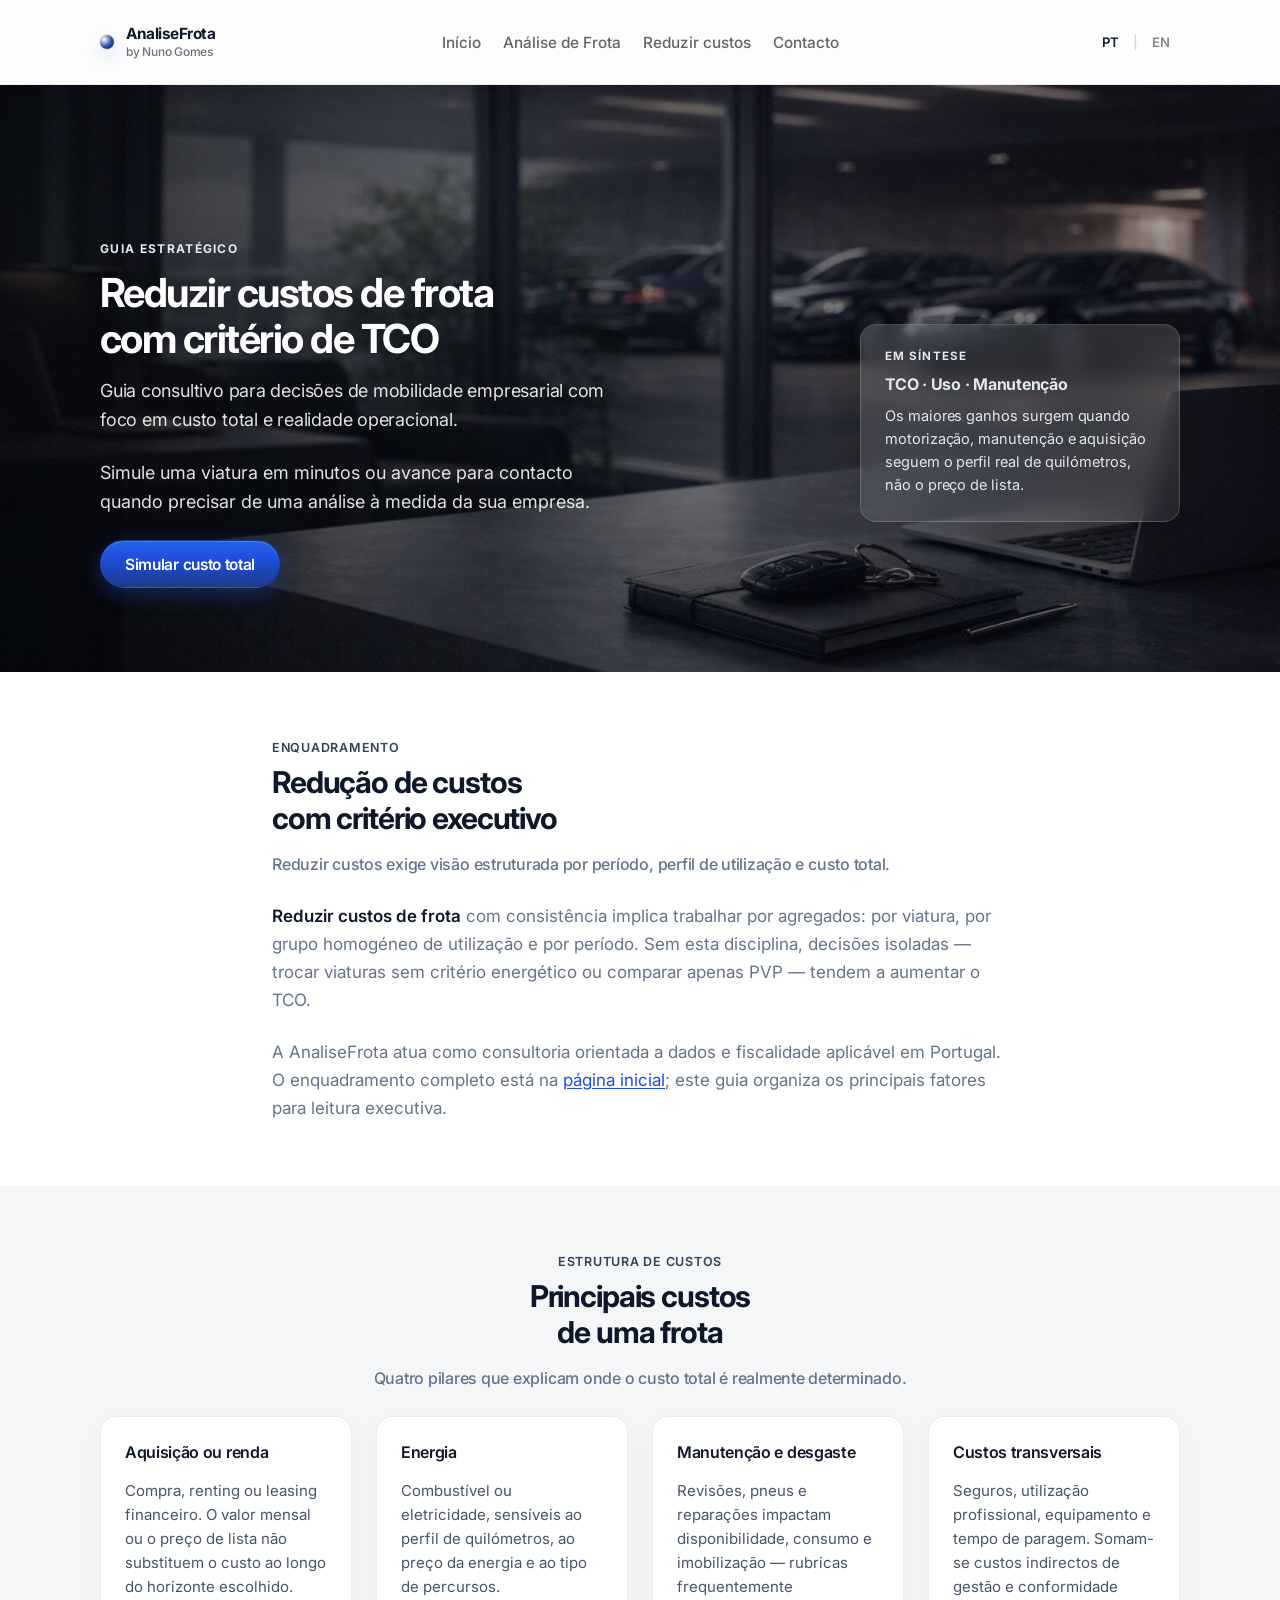
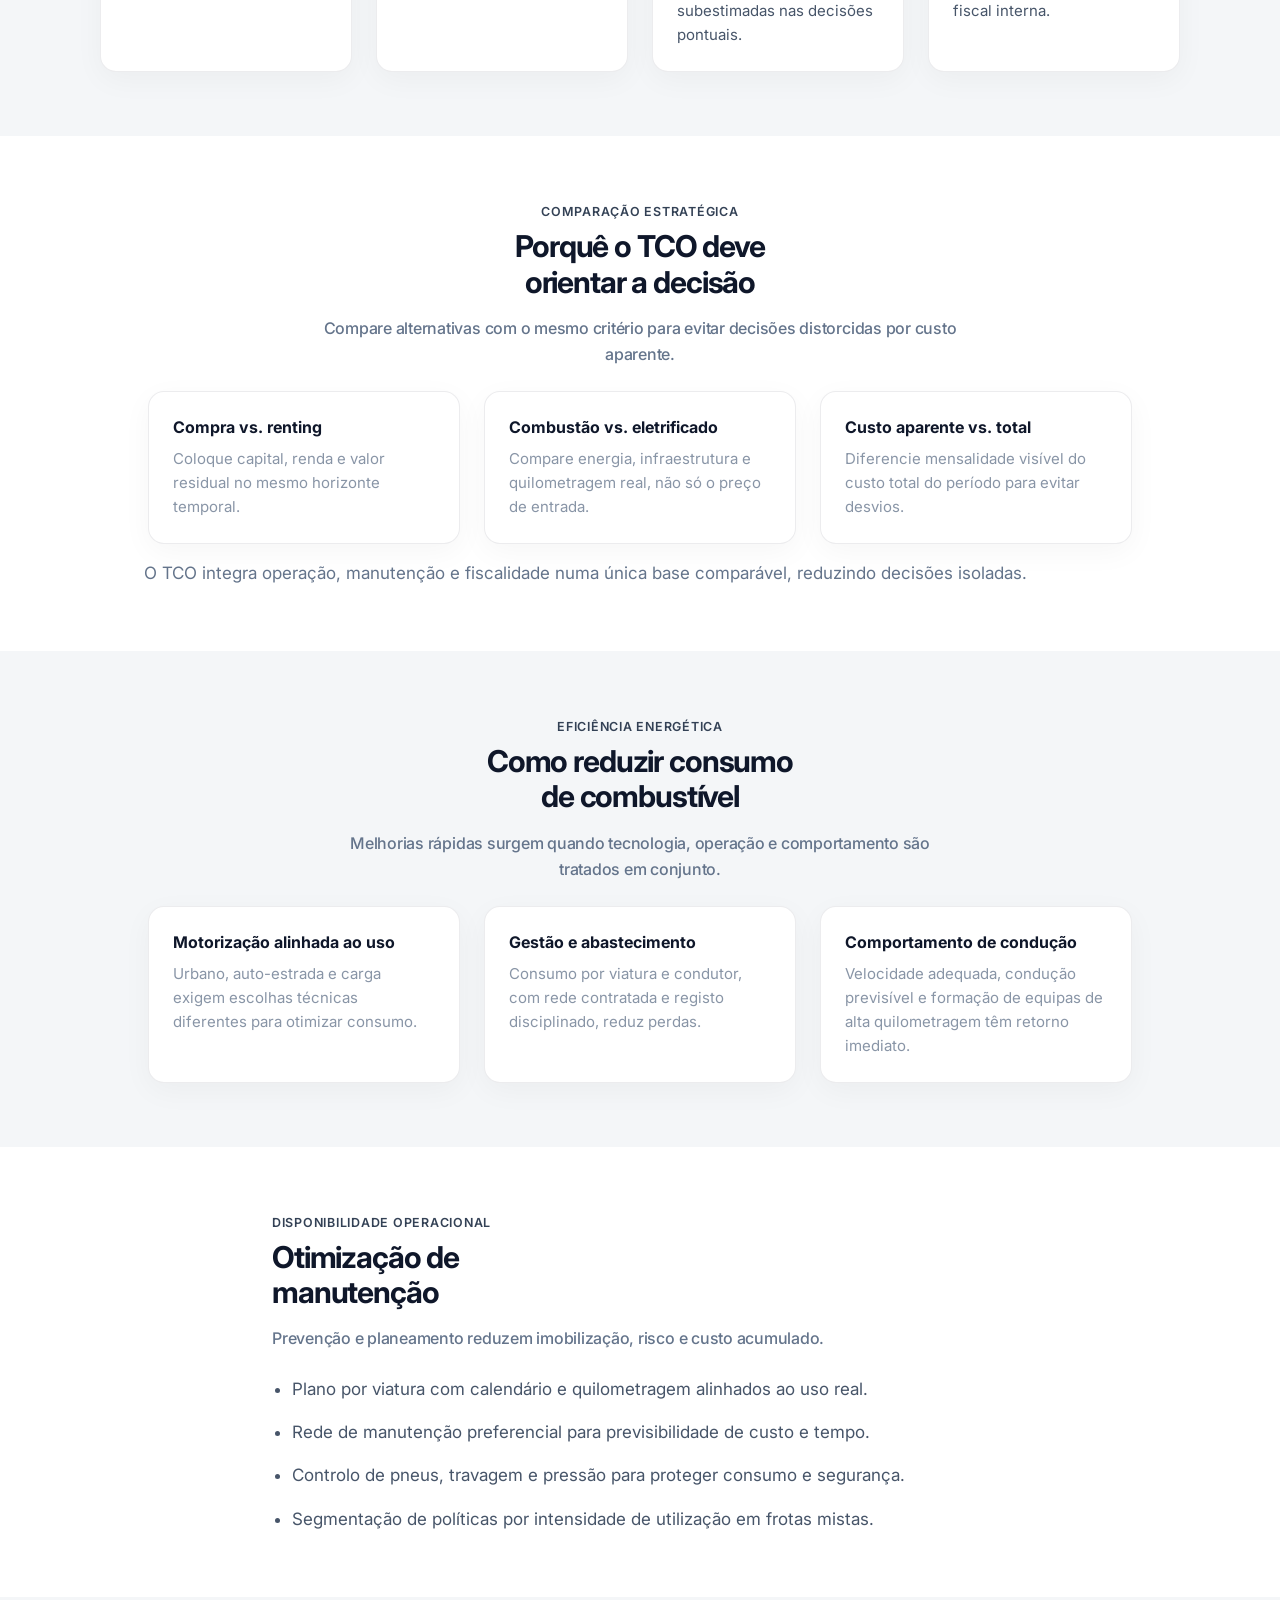
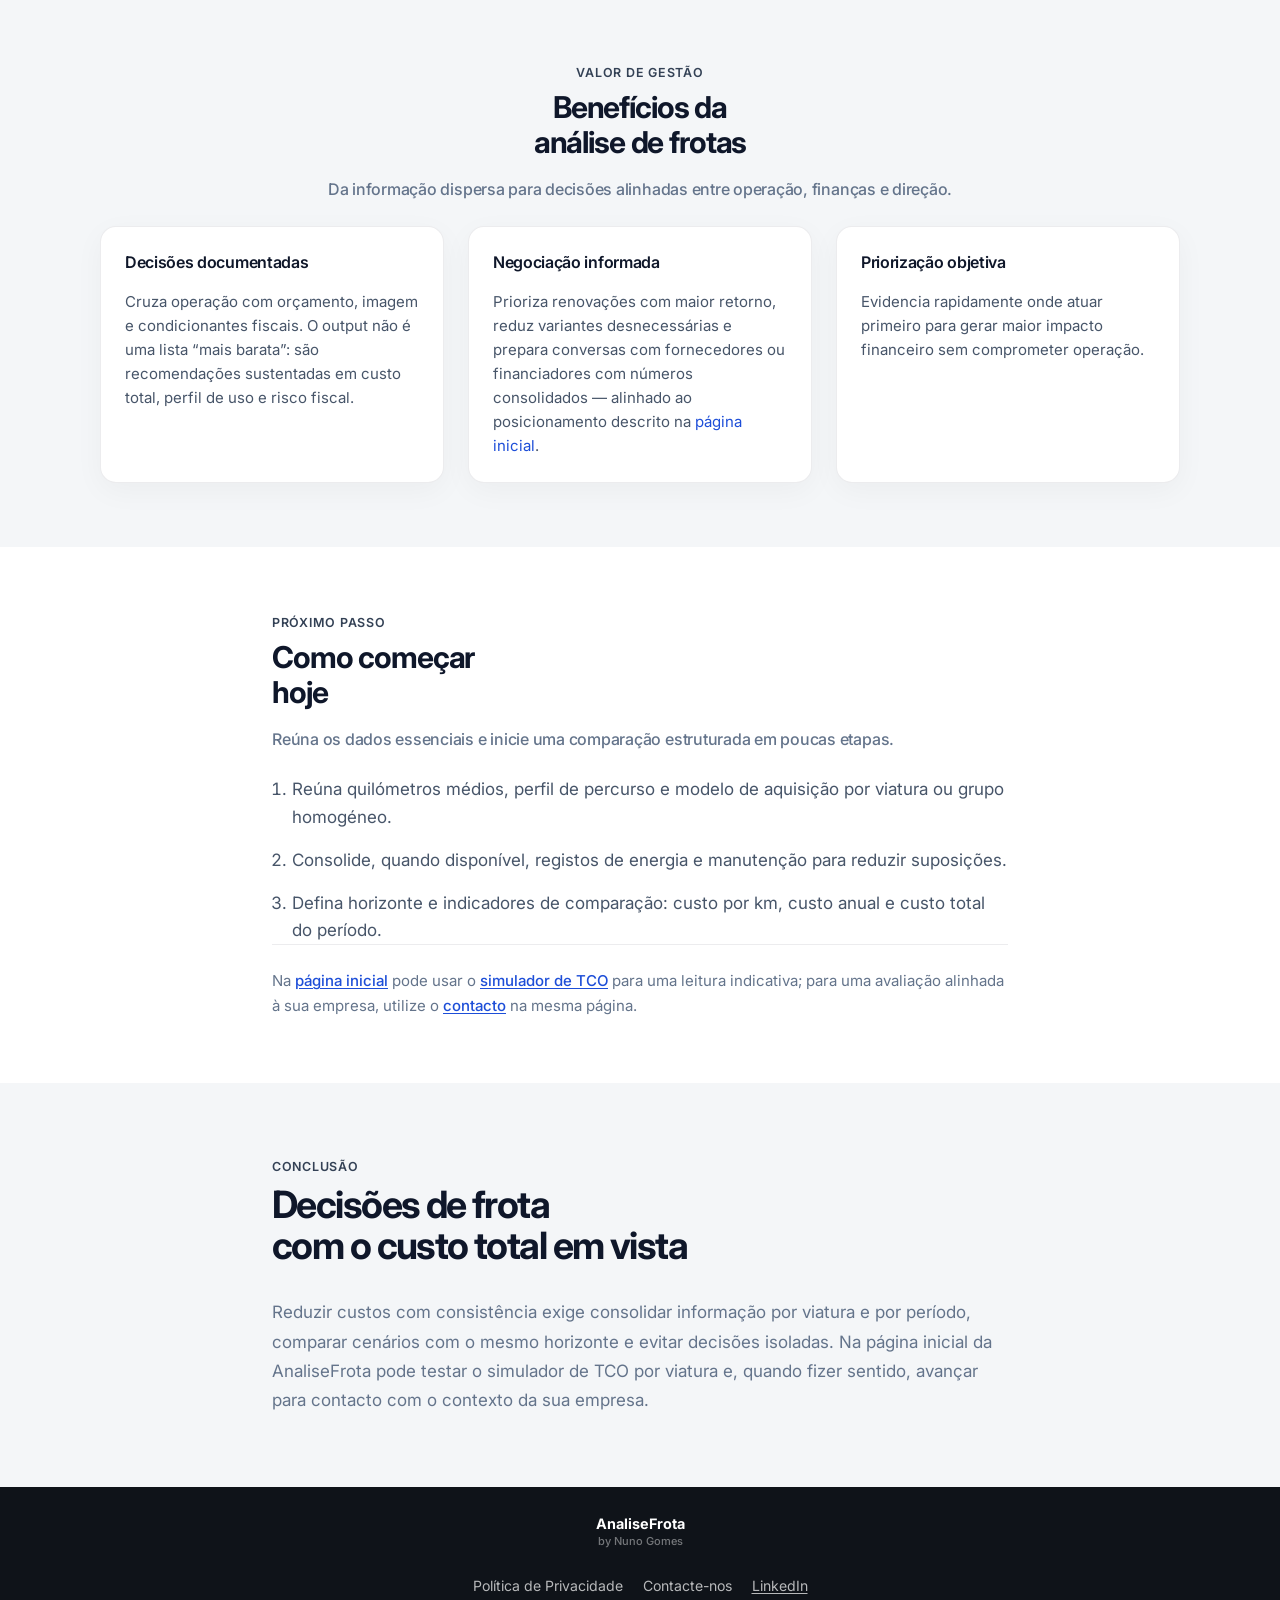
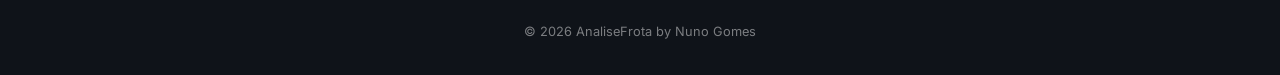
<file: reduzir-custos-frota.html>
<!DOCTYPE html>
<html lang="pt-PT" class="lang-pt">
<head>
  <meta charset="UTF-8" />
  <meta name="viewport" content="width=device-width, initial-scale=1.0" />
  <title>Reduzir Custo Total da Frota | Guia TCO para Empresas | AnaliseFrota</title>
  <meta name="robots" content="index,follow" />
  <link rel="canonical" href="https://analisefrota.pt/reduzir-custos-frota.html" />
  <link rel="alternate" hreflang="pt-PT" href="https://analisefrota.pt/reduzir-custos-frota.html" />
  <link rel="alternate" hreflang="en-GB" href="https://analisefrota.pt/en/reduce-fleet-costs.html" />
  <link rel="alternate" hreflang="x-default" href="https://analisefrota.pt/" />
  <meta
    name="description"
    content="Guia prático para empresas: reduzir custo total da frota com critérios de TCO, operação e fiscalidade. Decisões claras e orientadas a resultado."
  />
  <meta property="og:title" content="Reduzir Custo Total da Frota | Guia TCO para Empresas | AnaliseFrota" />
  <meta property="og:description" content="Guia prático para empresas: reduzir custo total da frota com critérios de TCO, operação e fiscalidade. Decisões claras e orientadas a resultado." />
  <meta property="og:type" content="article" />
  <meta property="og:url" content="https://analisefrota.pt/reduzir-custos-frota.html" />
  <meta property="og:image" content="https://analisefrota.pt/assets/hero-bg.jpg" />
  <meta property="og:image:alt" content="Mobilidade empresarial e redução de custos de frota em Portugal — AnaliseFrota" />
  <meta property="og:site_name" content="AnaliseFrota" />
  <meta property="og:locale" content="pt_PT" />
  <meta property="og:locale:alternate" content="en_GB" />
  <meta name="twitter:card" content="summary_large_image" />
  <meta name="twitter:title" content="Reduzir Custo Total da Frota | Guia TCO para Empresas | AnaliseFrota" />
  <meta name="twitter:description" content="Guia prático para empresas: reduzir custo total da frota com critérios de TCO, operação e fiscalidade." />
  <meta name="twitter:image" content="https://analisefrota.pt/assets/hero-bg.jpg" />
  <meta name="twitter:image:alt" content="Frota empresarial — AnaliseFrota, consultoria em custos e otimização em Portugal" />
  <link rel="preconnect" href="https://fonts.googleapis.com">
  <link rel="preconnect" href="https://fonts.gstatic.com" crossorigin>
  <link
    href="https://fonts.googleapis.com/css2?family=Inter:wght@400;500;600;700;800&display=swap"
    rel="stylesheet"
  />
  <link rel="stylesheet" href="styles.css" />
  <script type="application/ld+json">
  {
    "@context": "https://schema.org",
    "@graph": [
      {
        "@type": "Organization",
        "@id": "https://analisefrota.pt/#organization",
        "name": "AnaliseFrota by Nuno Gomes",
        "url": "https://analisefrota.pt/",
        "sameAs": ["https://www.linkedin.com/in/nuno-gomes-mercedes-benz"]
      },
      {
        "@type": "Article",
        "headline": "Como reduzir o custo total da frota",
        "url": "https://analisefrota.pt/reduzir-custos-frota.html",
        "inLanguage": "pt-PT",
        "description": "Guia para empresas sobre redução de custo total da frota com critérios de TCO, operação e fiscalidade.",
        "author": { "@type": "Organization", "@id": "https://analisefrota.pt/#organization" },
        "publisher": { "@id": "https://analisefrota.pt/#organization" },
        "isPartOf": { "@id": "https://analisefrota.pt/#website" },
        "mainEntityOfPage": { "@type": "WebPage", "@id": "https://analisefrota.pt/reduzir-custos-frota.html#webpage" }
      },
      {
        "@type": "WebSite",
        "@id": "https://analisefrota.pt/#website",
        "name": "AnaliseFrota by Nuno Gomes",
        "url": "https://analisefrota.pt/"
      }
    ]
  }
  </script>
</head>
<body class="page-reduce-costs">
  <div class="site-shell">
    <header class="site-header">
      <div class="container header-inner">
        <a href="/" class="brand" aria-label="AnaliseFrota by Nuno Gomes — início">
          <span class="brand-mark"></span>
          <span class="brand-text">
            <span class="brand-name">AnaliseFrota</span>
            <span class="brand-byline">by Nuno Gomes</span>
          </span>
        </a>

        <nav id="primary-nav" class="main-nav" aria-label="Navegação principal">
          <a href="/">Início</a>
          <a href="/#simulador">Análise de Frota</a>
          <a href="/reduzir-custos-frota.html" aria-current="page">Reduzir custos</a>
          <a href="/#contacto">Contacto</a>
        </nav>

        <div class="header-actions">
          <button
            class="nav-toggle"
            type="button"
            aria-expanded="false"
            aria-controls="primary-nav"
            aria-label="Abrir menu principal"
          >
            <span></span>
            <span></span>
            <span></span>
          </button>
          <div class="lang-toggle" role="navigation" aria-label="Idioma">
            <a href="/reduzir-custos-frota.html" class="lang-btn is-active" hreflang="pt-PT" lang="pt-PT" aria-current="page">PT</a>
            <span class="lang-sep" aria-hidden="true">|</span>
            <a href="/en/reduce-fleet-costs.html" class="lang-btn" hreflang="en-GB" lang="en-GB">EN</a>
          </div>
        </div>
      </div>
    </header>

    <main id="top" class="page-shell page-shell--guide">
      <section class="section section--hero section--bleed guide-page-hero" aria-label="Início">
        <div class="section__bleed" aria-hidden="true">
          <div class="hero-media" role="img" aria-label="Mobilidade empresarial e frota automóvel — contexto para redução de custos operacionais em Portugal."></div>
          <div class="hero-scrim"></div>
          <div class="hero-noise"></div>
        </div>
        <div class="container container--guide">
          <div class="hero-grid">
            <div class="hero-copy">
              <div class="eyebrow">Guia estratégico</div>
              <h1>Reduzir custos de frota<br>com critério de TCO</h1>
              <p class="guide-hero-lead">
                Guia consultivo para decisões de mobilidade empresarial com foco em custo total e realidade operacional.
              </p>
              <p class="guide-hero-support">
                Simule uma viatura em minutos ou avance para contacto quando precisar de uma análise à medida da sua empresa.
              </p>
              <div class="hero-actions">
                <a href="/#simulador" class="cta-primary guide-hero-cta">Simular custo total</a>
              </div>
            </div>
            <div class="hero-aside">
              <aside class="hero-panel glass-panel guide-hero-panel" aria-label="Resumo">
                <div class="hero-panel-label">Em síntese</div>
                <div class="hero-panel-value">TCO · Uso · Manutenção</div>
                <p>
                  Os maiores ganhos surgem quando motorização, manutenção e aquisição seguem o perfil real de quilómetros, não o preço de lista.
                </p>
              </aside>
            </div>
          </div>
        </div>
      </section>

      <section class="section section-plain guide-authority" aria-label="Enquadramento">
        <div class="container">
          <div class="content-narrow">
            <header class="section-header">
              <span class="section-eyebrow">Enquadramento</span>
              <h2 class="section-title">Redução de custos<br>com critério executivo</h2>
              <p class="section-subtitle">
              Reduzir custos exige visão estruturada por período, perfil de utilização e custo total.
              </p>
            </header>
            <div class="rich-text">
              <p>
                <strong>Reduzir custos de frota</strong> com consistência implica trabalhar por agregados: por viatura, por grupo homogéneo de utilização e por período. Sem esta disciplina, decisões isoladas — trocar viaturas sem critério energético ou comparar apenas PVP — tendem a aumentar o TCO.
              </p>
              <p>
                A AnaliseFrota atua como consultoria orientada a dados e fiscalidade aplicável em Portugal. O enquadramento completo está na <a href="/">página inicial</a>; este guia organiza os principais fatores para leitura executiva.
              </p>
            </div>
          </div>
        </div>
      </section>

      <section class="section section-soft guide-authority" aria-labelledby="guide-costs">
        <div class="container">
          <div class="content-medium">
            <header class="section-header section-header--center">
              <span class="section-eyebrow">Estrutura de custos</span>
              <h2 id="guide-costs" class="section-title">Principais custos<br>de uma frota</h2>
              <p class="section-subtitle">Quatro pilares que explicam onde o custo total é realmente determinado.</p>
            </header>
            <div class="card-grid card-grid--4" role="list">
              <article class="info-card" role="listitem">
                <h3 class="info-card__title">Aquisição ou renda</h3>
                <p class="info-card__text">Compra, renting ou leasing financeiro. O valor mensal ou o preço de lista não substituem o custo ao longo do horizonte escolhido.</p>
              </article>
              <article class="info-card" role="listitem">
                <h3 class="info-card__title">Energia</h3>
                <p class="info-card__text">Combustível ou eletricidade, sensíveis ao perfil de quilómetros, ao preço da energia e ao tipo de percursos.</p>
              </article>
              <article class="info-card" role="listitem">
                <h3 class="info-card__title">Manutenção e desgaste</h3>
                <p class="info-card__text">Revisões, pneus e reparações impactam disponibilidade, consumo e imobilização — rubricas frequentemente subestimadas nas decisões pontuais.</p>
              </article>
              <article class="info-card" role="listitem">
                <h3 class="info-card__title">Custos transversais</h3>
                <p class="info-card__text">Seguros, utilização profissional, equipamento e tempo de paragem. Somam-se custos indirectos de gestão e conformidade fiscal interna.</p>
              </article>
            </div>
          </div>
        </div>
      </section>

      <section class="section section-plain guide-authority" aria-labelledby="guide-tco">
        <div class="container">
          <div class="content-medium">
            <header class="section-header section-header--center">
            <span class="section-eyebrow">Comparação estratégica</span>
            <h2 id="guide-tco" class="section-title">Porquê o TCO deve<br>orientar a decisão</h2>
            <p class="section-subtitle">Compare alternativas com o mesmo critério para evitar decisões distorcidas por custo aparente.</p>
            </header>
            <div class="rich-text">
              <div class="card-grid card-grid--3" role="list">
                <article class="card" role="listitem">
                  <h3>Compra vs. renting</h3>
                  <p>Coloque capital, renda e valor residual no mesmo horizonte temporal.</p>
                </article>
                <article class="card" role="listitem">
                  <h3>Combustão vs. eletrificado</h3>
                  <p>Compare energia, infraestrutura e quilometragem real, não só o preço de entrada.</p>
                </article>
                <article class="card" role="listitem">
                  <h3>Custo aparente vs. total</h3>
                  <p>Diferencie mensalidade visível do custo total do período para evitar desvios.</p>
                </article>
              </div>
              <p class="section-note">O TCO integra operação, manutenção e fiscalidade numa única base comparável, reduzindo decisões isoladas.</p>
            </div>
          </div>
        </div>
      </section>

      <section class="section section-soft guide-authority" aria-labelledby="guide-fuel">
        <div class="container">
          <div class="content-medium">
            <header class="section-header section-header--center">
            <span class="section-eyebrow">Eficiência energética</span>
            <h2 id="guide-fuel" class="section-title">Como reduzir consumo<br>de combustível</h2>
            <p class="section-subtitle">Melhorias rápidas surgem quando tecnologia, operação e comportamento são tratados em conjunto.</p>
            </header>
            <div class="rich-text">
              <div class="card-grid card-grid--3" role="list">
                <article class="card" role="listitem">
                  <h3>Motorização alinhada ao uso</h3>
                  <p>Urbano, auto-estrada e carga exigem escolhas técnicas diferentes para otimizar consumo.</p>
                </article>
                <article class="card" role="listitem">
                  <h3>Gestão e abastecimento</h3>
                  <p>Consumo por viatura e condutor, com rede contratada e registo disciplinado, reduz perdas.</p>
                </article>
                <article class="card" role="listitem">
                  <h3>Comportamento de condução</h3>
                  <p>Velocidade adequada, condução previsível e formação de equipas de alta quilometragem têm retorno imediato.</p>
                </article>
              </div>
            </div>
          </div>
        </div>
      </section>

      <section class="section section-plain guide-authority" aria-labelledby="guide-maint">
        <div class="container">
          <div class="content-narrow">
            <header class="section-header">
            <span class="section-eyebrow">Disponibilidade operacional</span>
            <h2 id="guide-maint" class="section-title">Otimização de<br>manutenção</h2>
            <p class="section-subtitle">Prevenção e planeamento reduzem imobilização, risco e custo acumulado.</p>
            </header>
            <div class="rich-text">
              <ul class="value-list">
                <li>Plano por viatura com calendário e quilometragem alinhados ao uso real.</li>
                <li>Rede de manutenção preferencial para previsibilidade de custo e tempo.</li>
                <li>Controlo de pneus, travagem e pressão para proteger consumo e segurança.</li>
                <li>Segmentação de políticas por intensidade de utilização em frotas mistas.</li>
              </ul>
            </div>
          </div>
        </div>
      </section>

      <section class="section section-soft guide-authority" aria-labelledby="guide-benefits">
        <div class="container">
          <div class="content-medium">
            <header class="section-header section-header--center">
              <span class="section-eyebrow">Valor de gestão</span>
              <h2 id="guide-benefits" class="section-title">Benefícios da<br>análise de frotas</h2>
              <p class="section-subtitle">Da informação dispersa para decisões alinhadas entre operação, finanças e direção.</p>
            </header>
            <div class="card-grid card-grid--3">
              <article class="info-card info-card--soft">
                <h3 class="info-card__title">Decisões documentadas</h3>
                <p class="info-card__text">
                  Cruza operação com orçamento, imagem e condicionantes fiscais. O output não é uma lista “mais barata”: são recomendações sustentadas em custo total, perfil de uso e risco fiscal.
                </p>
              </article>
              <article class="info-card info-card--soft">
                <h3 class="info-card__title">Negociação informada</h3>
                <p class="info-card__text">
                  Prioriza renovações com maior retorno, reduz variantes desnecessárias e prepara conversas com fornecedores ou financiadores com números consolidados — alinhado ao posicionamento descrito na <a href="/">página inicial</a>.
                </p>
              </article>
              <article class="info-card info-card--soft">
                <h3 class="info-card__title">Priorização objetiva</h3>
                <p class="info-card__text">
                  Evidencia rapidamente onde atuar primeiro para gerar maior impacto financeiro sem comprometer operação.
                </p>
              </article>
            </div>
          </div>
        </div>
      </section>

      <section class="section section-plain guide-authority guide-authority--transition" aria-labelledby="guide-start">
        <div class="container">
          <div class="content-narrow">
            <header class="section-header">
            <span class="section-eyebrow">Próximo passo</span>
            <h2 id="guide-start" class="section-title">Como começar<br>hoje</h2>
            <p class="section-subtitle">Reúna os dados essenciais e inicie uma comparação estruturada em poucas etapas.</p>
            </header>
            <div class="rich-text">
              <ol class="value-list value-list--steps">
                <li>Reúna quilómetros médios, perfil de percurso e modelo de aquisição por viatura ou grupo homogéneo.</li>
                <li>Consolide, quando disponível, registos de energia e manutenção para reduzir suposições.</li>
                <li>Defina horizonte e indicadores de comparação: custo por km, custo anual e custo total do período.</li>
              </ol>
              <p class="transition-footnote">
                Na <a href="/">página inicial</a> pode usar o <a href="/#simulador">simulador de TCO</a> para uma leitura indicativa; para uma avaliação alinhada à sua empresa, utilize o <a href="/#contacto">contacto</a> na mesma página.
              </p>
            </div>
          </div>
        </div>
      </section>

      <section class="section section-soft section-closing" aria-labelledby="conclusao">
        <div class="container">
          <div class="conclusion-block closing-content cta-block">
            <span class="section-eyebrow">Conclusão</span>
            <h2 id="conclusao">Decisões de frota<br>com o custo total em vista</h2>
            <p>
              Reduzir custos com consistência exige consolidar informação por viatura e por período, comparar cenários com o mesmo horizonte e evitar decisões isoladas. Na página inicial da AnaliseFrota pode testar o simulador de TCO por viatura e, quando fizer sentido, avançar para contacto com o contexto da sua empresa.
            </p>
          </div>
        </div>
      </section>
    </main>

    <footer class="site-footer site-footer-minimal">
      <div class="container footer-minimal-inner">
        <div class="footer-brand-lockup" aria-hidden="true">
          <span class="footer-brand-name">AnaliseFrota</span>
          <span class="footer-brand-byline">by Nuno Gomes</span>
        </div>
        <nav class="footer-links-minimal" aria-label="Rodapé">
          <a href="/#privacy">Política de Privacidade</a>
          <a href="/#contacto">Contacte-nos</a>
          <a href="https://www.linkedin.com/in/nuno-gomes-mercedes-benz" class="footer-link-external" target="_blank" rel="noopener noreferrer">LinkedIn</a>
        </nav>
        <p class="footer-copyright">© 2026 AnaliseFrota by Nuno Gomes</p>
      </div>
    </footer>
  </div>
  <script src="script.js"></script>
</body>
</html>
</file>
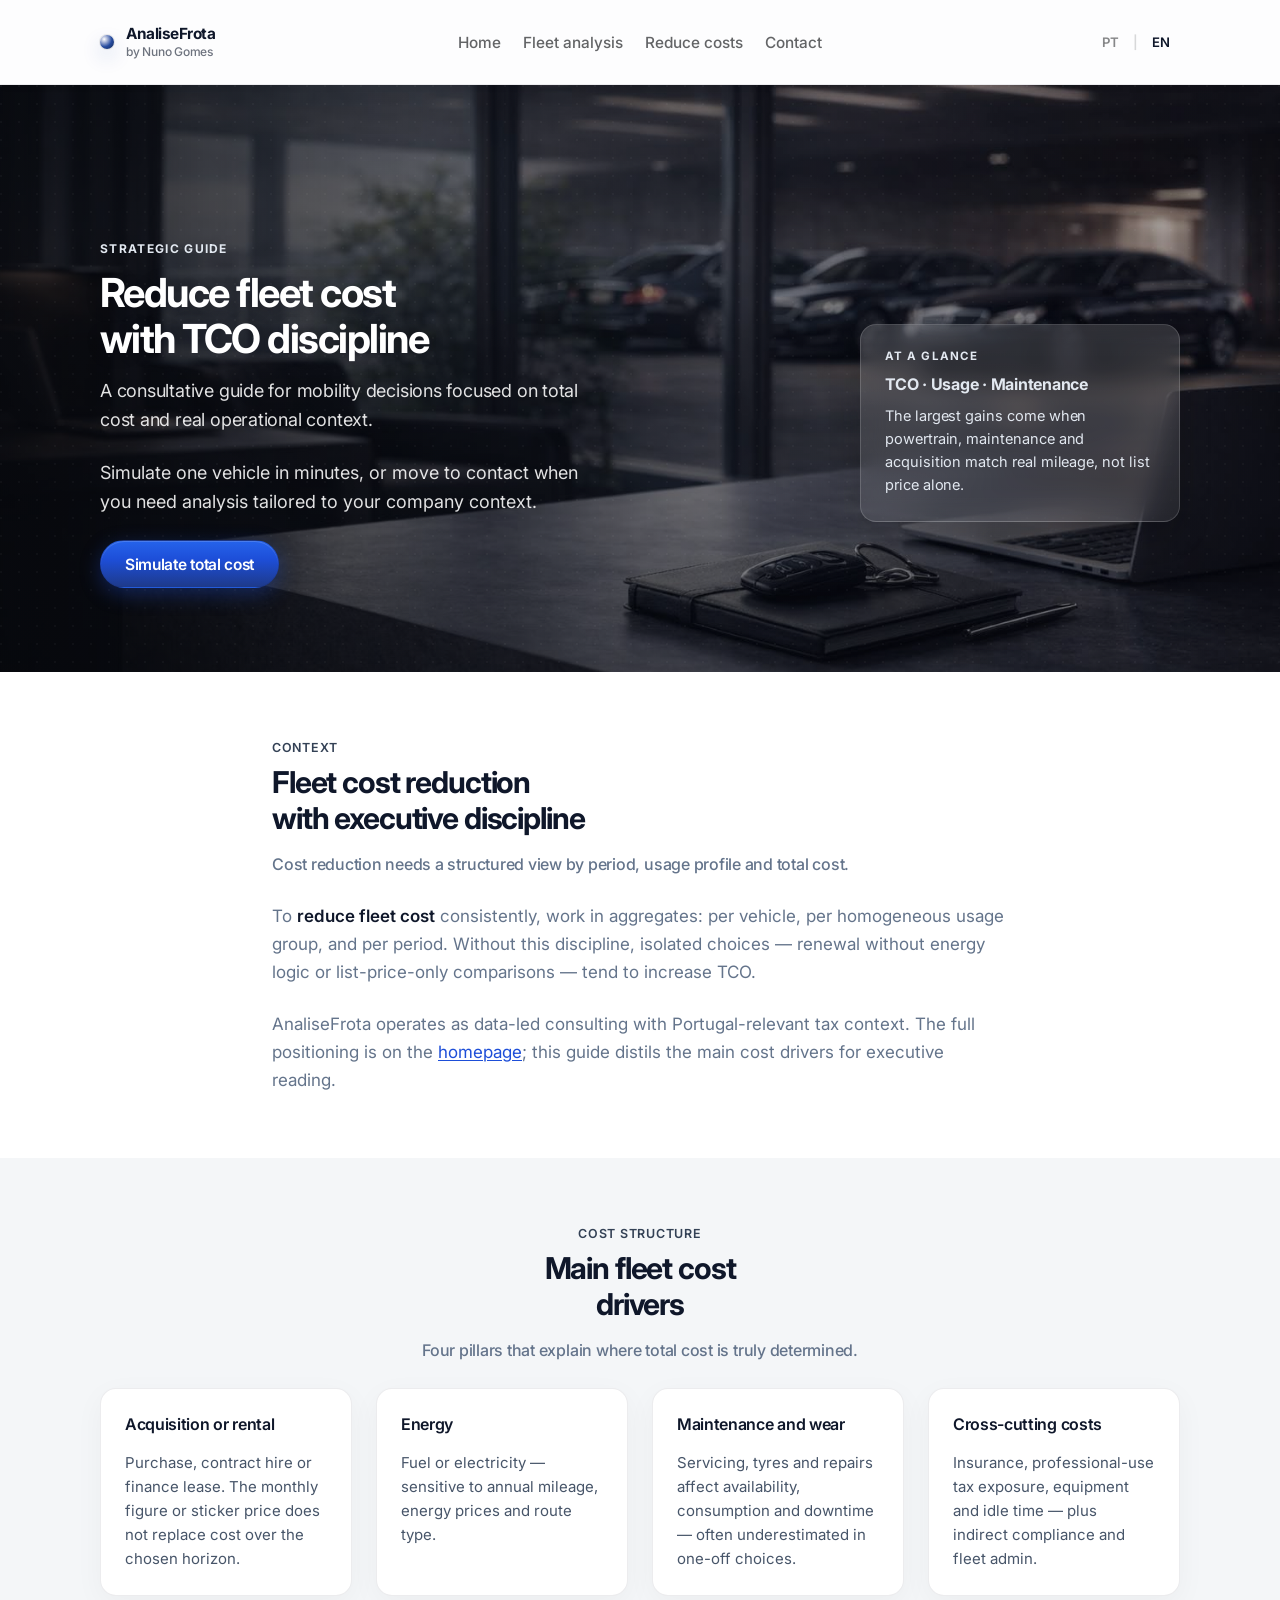
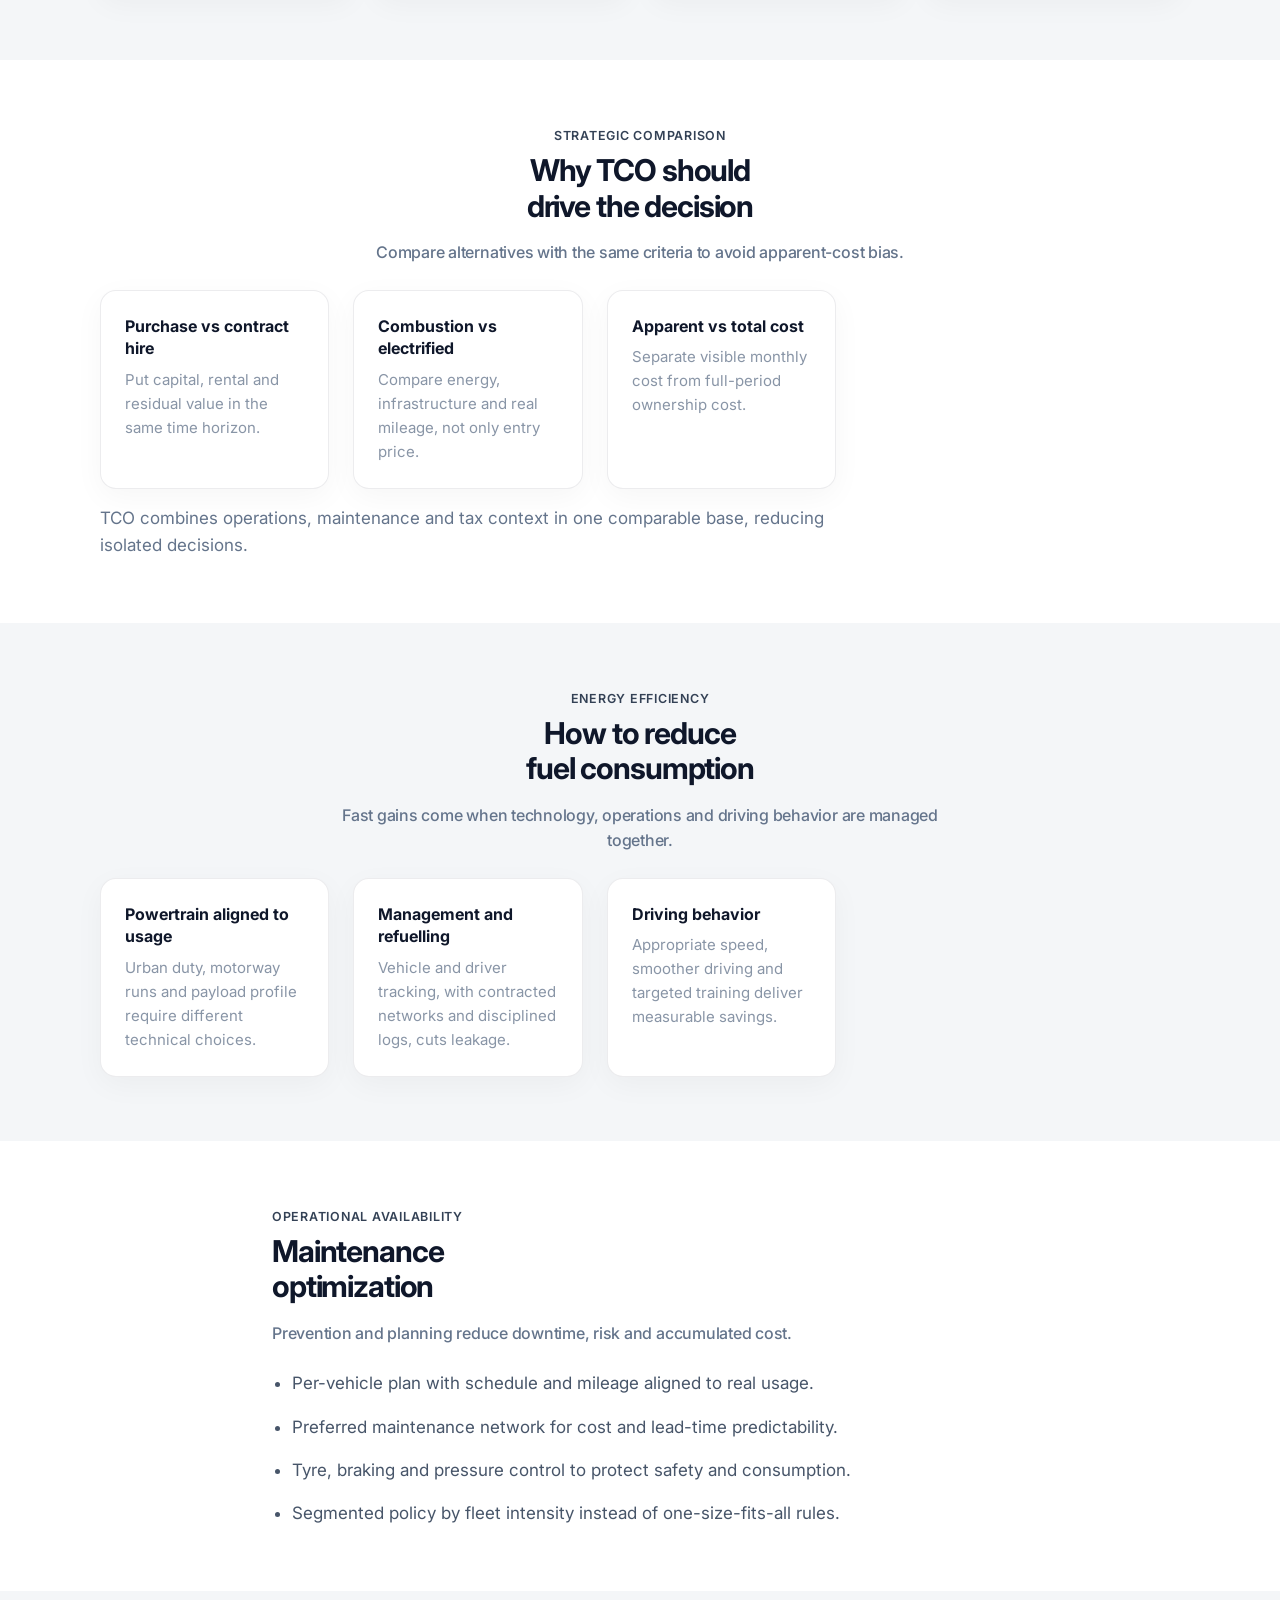
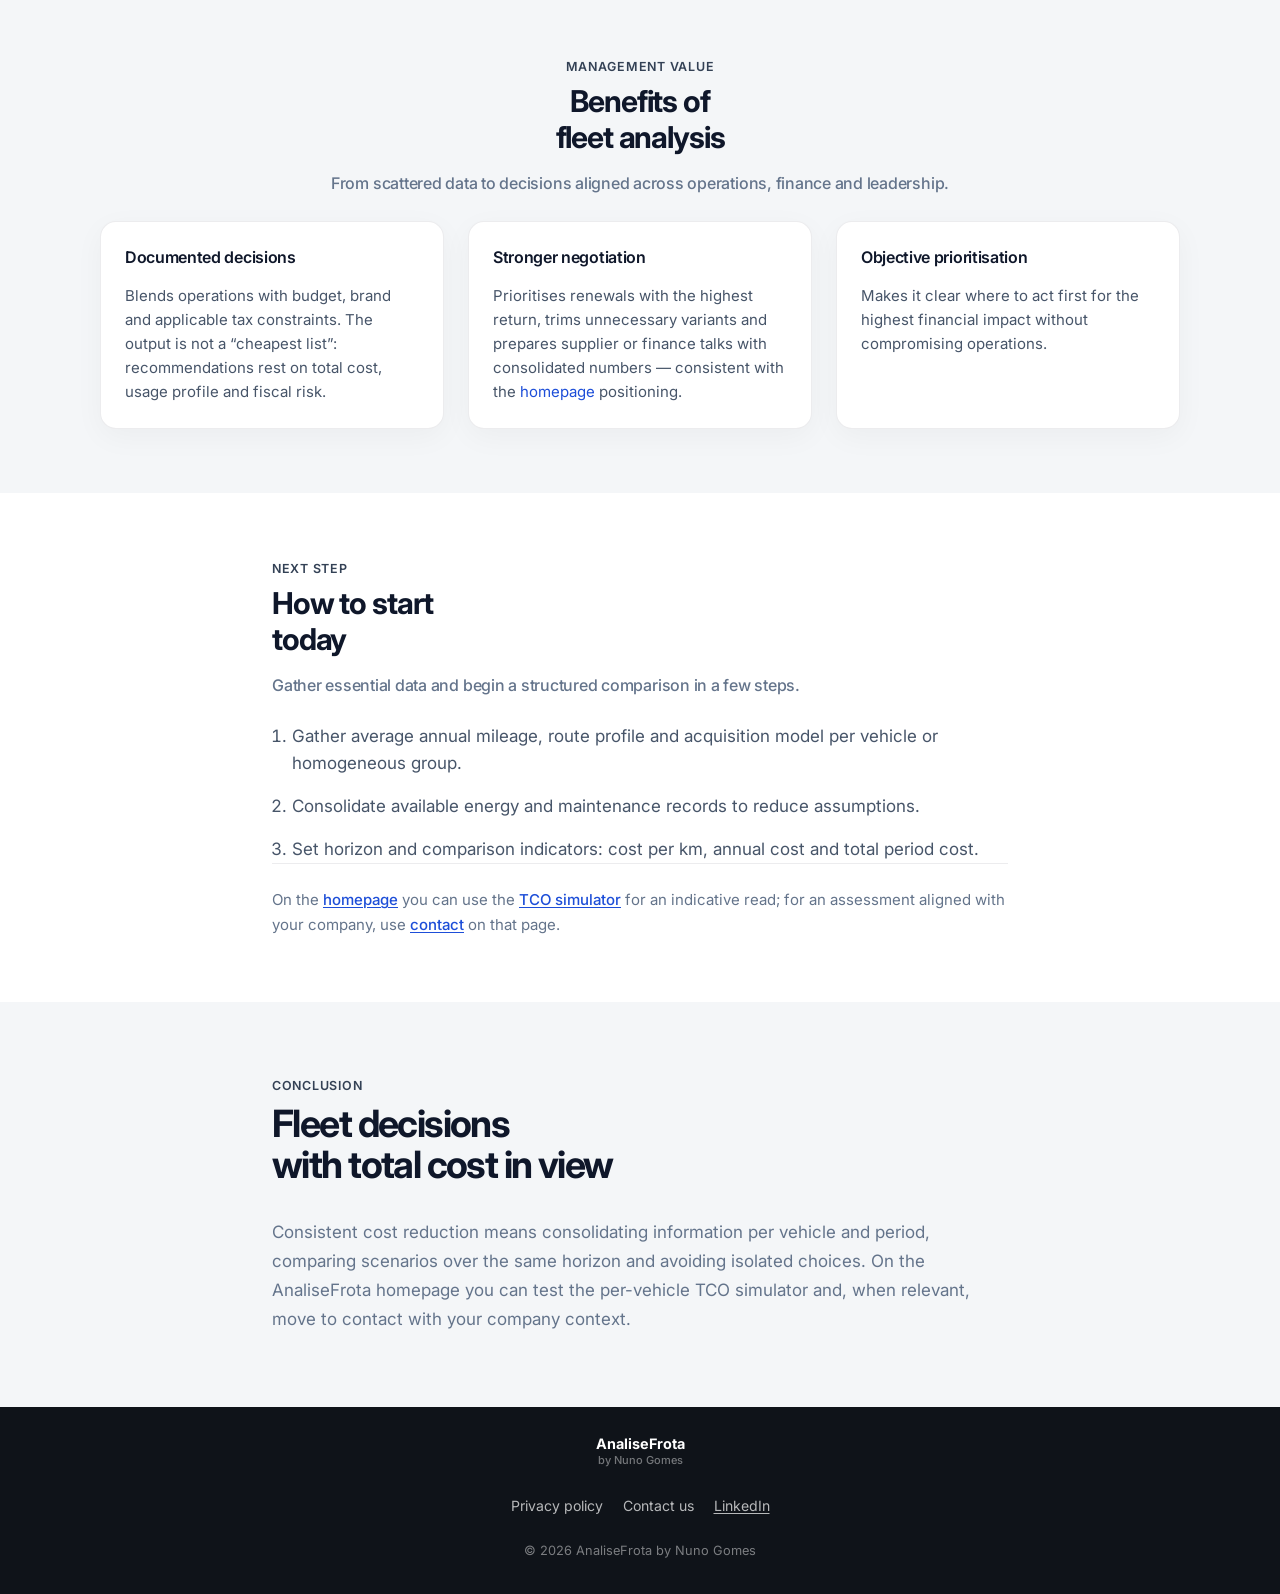
<file: en/reduce-fleet-costs.html>
<!DOCTYPE html>
<html lang="en-GB" class="lang-en">
<head>
  <meta charset="UTF-8" />
  <meta name="viewport" content="width=device-width, initial-scale=1.0" />
  <title>Reduce Total Fleet Cost | TCO Guide for Businesses | AnaliseFrota</title>
  <meta name="robots" content="index,follow" />
  <link rel="canonical" href="https://analisefrota.pt/en/reduce-fleet-costs.html" />
  <link rel="alternate" hreflang="pt-PT" href="https://analisefrota.pt/reduzir-custos-frota.html" />
  <link rel="alternate" hreflang="en-GB" href="https://analisefrota.pt/en/reduce-fleet-costs.html" />
  <link rel="alternate" hreflang="x-default" href="https://analisefrota.pt/" />
  <meta
    name="description"
    content="Practical guide for businesses: reduce total fleet cost using TCO, operational and tax criteria. Clear, outcome-focused guidance."
  />
  <meta property="og:title" content="Reduce Total Fleet Cost | TCO Guide for Businesses | AnaliseFrota" />
  <meta property="og:description" content="Practical guide for businesses: reduce total fleet cost using TCO, operational and tax criteria. Clear, outcome-focused guidance." />
  <meta property="og:type" content="article" />
  <meta property="og:url" content="https://analisefrota.pt/en/reduce-fleet-costs.html" />
  <meta property="og:image" content="https://analisefrota.pt/assets/hero-bg.jpg" />
  <meta property="og:image:alt" content="Business mobility and fleet cost reduction in Portugal — AnaliseFrota" />
  <meta property="og:site_name" content="AnaliseFrota" />
  <meta property="og:locale" content="en_GB" />
  <meta property="og:locale:alternate" content="pt_PT" />
  <meta name="twitter:card" content="summary_large_image" />
  <meta name="twitter:title" content="Reduce Total Fleet Cost | TCO Guide for Businesses | AnaliseFrota" />
  <meta name="twitter:description" content="Practical guide for businesses: reduce total fleet cost using TCO, operational and tax criteria." />
  <meta name="twitter:image" content="https://analisefrota.pt/assets/hero-bg.jpg" />
  <meta name="twitter:image:alt" content="Business fleet — AnaliseFrota, cost and optimization consulting in Portugal" />
  <link rel="preconnect" href="https://fonts.googleapis.com">
  <link rel="preconnect" href="https://fonts.gstatic.com" crossorigin>
  <link
    href="https://fonts.googleapis.com/css2?family=Inter:wght@400;500;600;700;800&display=swap"
    rel="stylesheet"
  />
  <link rel="stylesheet" href="/styles.css" />
  <script type="application/ld+json">
  {
    "@context": "https://schema.org",
    "@graph": [
      {
        "@type": "Organization",
        "@id": "https://analisefrota.pt/#organization",
        "name": "AnaliseFrota by Nuno Gomes",
        "url": "https://analisefrota.pt/",
        "sameAs": ["https://www.linkedin.com/in/nuno-gomes-mercedes-benz"]
      },
      {
        "@type": "Article",
        "headline": "How to reduce total fleet cost",
        "url": "https://analisefrota.pt/en/reduce-fleet-costs.html",
        "inLanguage": "en-GB",
        "description": "Guide for businesses on reducing total fleet cost with TCO, operational and tax criteria.",
        "author": { "@type": "Organization", "@id": "https://analisefrota.pt/#organization" },
        "publisher": { "@id": "https://analisefrota.pt/#organization" },
        "isPartOf": { "@id": "https://analisefrota.pt/en/#website" },
        "mainEntityOfPage": { "@type": "WebPage", "@id": "https://analisefrota.pt/en/reduce-fleet-costs.html#webpage" }
      },
      {
        "@type": "WebSite",
        "@id": "https://analisefrota.pt/en/#website",
        "name": "AnaliseFrota by Nuno Gomes",
        "url": "https://analisefrota.pt/en/"
      }
    ]
  }
  </script>
</head>
<body class="page-reduce-costs">
  <div class="site-shell">
    <header class="site-header">
      <div class="container header-inner">
        <a href="/en/" class="brand" aria-label="AnaliseFrota by Nuno Gomes — home">
          <span class="brand-mark"></span>
          <span class="brand-text">
            <span class="brand-name">AnaliseFrota</span>
            <span class="brand-byline">by Nuno Gomes</span>
          </span>
        </a>

        <nav id="primary-nav" class="main-nav" aria-label="Main navigation">
          <a href="/en/">Home</a>
          <a href="/en/#simulador">Fleet analysis</a>
          <a href="/en/reduce-fleet-costs.html" aria-current="page">Reduce costs</a>
          <a href="/en/#contacto">Contact</a>
        </nav>

        <div class="header-actions">
          <button
            class="nav-toggle"
            type="button"
            aria-expanded="false"
            aria-controls="primary-nav"
            aria-label="Open main menu"
          >
            <span></span>
            <span></span>
            <span></span>
          </button>
          <div class="lang-toggle" role="navigation" aria-label="Language">
            <a href="/reduzir-custos-frota.html" class="lang-btn" hreflang="pt-PT" lang="pt-PT">PT</a>
            <span class="lang-sep" aria-hidden="true">|</span>
            <a href="/en/reduce-fleet-costs.html" class="lang-btn is-active" hreflang="en-GB" lang="en-GB" aria-current="page">EN</a>
          </div>
        </div>
      </div>
    </header>

    <main id="top" class="page-shell page-shell--guide">
      <section class="section section--hero section--bleed guide-page-hero" aria-label="Start">
        <div class="section__bleed" aria-hidden="true">
          <div class="hero-media" role="img" aria-label="Business mobility and vehicle fleet context for operational cost reduction in Portugal."></div>
          <div class="hero-scrim"></div>
          <div class="hero-noise"></div>
        </div>
        <div class="container container--guide">
          <div class="hero-grid">
            <div class="hero-copy">
              <div class="eyebrow">Strategic guide</div>
              <h1>Reduce fleet cost<br>with TCO discipline</h1>
              <p class="guide-hero-lead">
                A consultative guide for mobility decisions focused on total cost and real operational context.
              </p>
              <p class="guide-hero-support">
                Simulate one vehicle in minutes, or move to contact when you need analysis tailored to your company context.
              </p>
              <div class="hero-actions">
                <a href="/en/#simulador" class="cta-primary guide-hero-cta">Simulate total cost</a>
              </div>
            </div>
            <div class="hero-aside">
              <aside class="hero-panel glass-panel guide-hero-panel" aria-label="Summary">
                <div class="hero-panel-label">At a glance</div>
                <div class="hero-panel-value">TCO · Usage · Maintenance</div>
                <p>
                  The largest gains come when powertrain, maintenance and acquisition match real mileage, not list price alone.
                </p>
              </aside>
            </div>
          </div>
        </div>
      </section>

      <section class="section section-plain guide-authority" aria-label="Context">
        <div class="container">
          <div class="content-narrow">
            <header class="section-header">
              <span class="section-eyebrow">Context</span>
              <h2 class="section-title">Fleet cost reduction<br>with executive discipline</h2>
              <p class="section-subtitle">
                Cost reduction needs a structured view by period, usage profile and total cost.
              </p>
            </header>
            <div class="rich-text">
              <p>
                To <strong>reduce fleet cost</strong> consistently, work in aggregates: per vehicle, per homogeneous usage group, and per period. Without this discipline, isolated choices — renewal without energy logic or list-price-only comparisons — tend to increase TCO.
              </p>
              <p>
                AnaliseFrota operates as data-led consulting with Portugal-relevant tax context. The full positioning is on the <a href="/en/">homepage</a>; this guide distils the main cost drivers for executive reading.
              </p>
            </div>
          </div>
        </div>
      </section>

      <section class="section section-soft guide-authority" aria-labelledby="guide-costs">
        <div class="container">
          <div class="content-medium">
            <header class="section-header section-header--center">
              <span class="section-eyebrow">Cost structure</span>
              <h2 id="guide-costs" class="section-title">Main fleet cost<br>drivers</h2>
              <p class="section-subtitle">Four pillars that explain where total cost is truly determined.</p>
            </header>
            <div class="card-grid card-grid--4" role="list">
              <article class="info-card" role="listitem">
                <h3 class="info-card__title">Acquisition or rental</h3>
                <p class="info-card__text">Purchase, contract hire or finance lease. The monthly figure or sticker price does not replace cost over the chosen horizon.</p>
              </article>
              <article class="info-card" role="listitem">
                <h3 class="info-card__title">Energy</h3>
                <p class="info-card__text">Fuel or electricity — sensitive to annual mileage, energy prices and route type.</p>
              </article>
              <article class="info-card" role="listitem">
                <h3 class="info-card__title">Maintenance and wear</h3>
                <p class="info-card__text">Servicing, tyres and repairs affect availability, consumption and downtime — often underestimated in one-off choices.</p>
              </article>
              <article class="info-card" role="listitem">
                <h3 class="info-card__title">Cross-cutting costs</h3>
                <p class="info-card__text">Insurance, professional-use tax exposure, equipment and idle time — plus indirect compliance and fleet admin.</p>
              </article>
            </div>
          </div>
        </div>
      </section>

      <section class="section section-plain guide-authority" aria-labelledby="guide-tco">
        <div class="container">
          <div class="content-medium">
            <header class="section-header section-header--center">
              <span class="section-eyebrow">Strategic comparison</span>
              <h2 id="guide-tco" class="section-title">Why TCO should<br>drive the decision</h2>
              <p class="section-subtitle">Compare alternatives with the same criteria to avoid apparent-cost bias.</p>
            </header>
            <div class="rich-text">
              <div class="card-grid card-grid--3" role="list">
                <article class="card" role="listitem">
                  <h3>Purchase vs contract hire</h3>
                  <p>Put capital, rental and residual value in the same time horizon.</p>
                </article>
                <article class="card" role="listitem">
                  <h3>Combustion vs electrified</h3>
                  <p>Compare energy, infrastructure and real mileage, not only entry price.</p>
                </article>
                <article class="card" role="listitem">
                  <h3>Apparent vs total cost</h3>
                  <p>Separate visible monthly cost from full-period ownership cost.</p>
                </article>
              </div>
              <p class="section-note">TCO combines operations, maintenance and tax context in one comparable base, reducing isolated decisions.</p>
            </div>
          </div>
        </div>
      </section>

      <section class="section section-soft guide-authority" aria-labelledby="guide-fuel">
        <div class="container">
          <div class="content-medium">
            <header class="section-header section-header--center">
              <span class="section-eyebrow">Energy efficiency</span>
              <h2 id="guide-fuel" class="section-title">How to reduce<br>fuel consumption</h2>
              <p class="section-subtitle">Fast gains come when technology, operations and driving behavior are managed together.</p>
            </header>
            <div class="rich-text">
              <div class="card-grid card-grid--3" role="list">
                <article class="card" role="listitem">
                  <h3>Powertrain aligned to usage</h3>
                  <p>Urban duty, motorway runs and payload profile require different technical choices.</p>
                </article>
                <article class="card" role="listitem">
                  <h3>Management and refuelling</h3>
                  <p>Vehicle and driver tracking, with contracted networks and disciplined logs, cuts leakage.</p>
                </article>
                <article class="card" role="listitem">
                  <h3>Driving behavior</h3>
                  <p>Appropriate speed, smoother driving and targeted training deliver measurable savings.</p>
                </article>
              </div>
            </div>
          </div>
        </div>
      </section>

      <section class="section section-plain guide-authority" aria-labelledby="guide-maint">
        <div class="container">
          <div class="content-narrow">
            <header class="section-header">
              <span class="section-eyebrow">Operational availability</span>
              <h2 id="guide-maint" class="section-title">Maintenance<br>optimization</h2>
              <p class="section-subtitle">Prevention and planning reduce downtime, risk and accumulated cost.</p>
            </header>
            <div class="rich-text">
              <ul class="value-list">
                <li>Per-vehicle plan with schedule and mileage aligned to real usage.</li>
                <li>Preferred maintenance network for cost and lead-time predictability.</li>
                <li>Tyre, braking and pressure control to protect safety and consumption.</li>
                <li>Segmented policy by fleet intensity instead of one-size-fits-all rules.</li>
              </ul>
            </div>
          </div>
        </div>
      </section>

      <section class="section section-soft guide-authority" aria-labelledby="guide-benefits">
        <div class="container">
          <div class="content-medium">
            <header class="section-header section-header--center">
              <span class="section-eyebrow">Management value</span>
              <h2 id="guide-benefits" class="section-title">Benefits of<br>fleet analysis</h2>
              <p class="section-subtitle">From scattered data to decisions aligned across operations, finance and leadership.</p>
            </header>
            <div class="card-grid card-grid--3">
              <article class="info-card info-card--soft">
                <h3 class="info-card__title">Documented decisions</h3>
                <p class="info-card__text">
                  Blends operations with budget, brand and applicable tax constraints. The output is not a “cheapest list”: recommendations rest on total cost, usage profile and fiscal risk.
                </p>
              </article>
              <article class="info-card info-card--soft">
                <h3 class="info-card__title">Stronger negotiation</h3>
                <p class="info-card__text">
                  Prioritises renewals with the highest return, trims unnecessary variants and prepares supplier or finance talks with consolidated numbers — consistent with the <a href="/en/">homepage</a> positioning.
                </p>
              </article>
              <article class="info-card info-card--soft">
                <h3 class="info-card__title">Objective prioritisation</h3>
                <p class="info-card__text">
                  Makes it clear where to act first for the highest financial impact without compromising operations.
                </p>
              </article>
            </div>
          </div>
        </div>
      </section>

      <section class="section section-plain guide-authority guide-authority--transition" aria-labelledby="guide-start">
        <div class="container">
          <div class="content-narrow">
            <header class="section-header">
              <span class="section-eyebrow">Next step</span>
              <h2 id="guide-start" class="section-title">How to start<br>today</h2>
              <p class="section-subtitle">Gather essential data and begin a structured comparison in a few steps.</p>
            </header>
            <div class="rich-text">
              <ol class="value-list value-list--steps">
                <li>Gather average annual mileage, route profile and acquisition model per vehicle or homogeneous group.</li>
                <li>Consolidate available energy and maintenance records to reduce assumptions.</li>
                <li>Set horizon and comparison indicators: cost per km, annual cost and total period cost.</li>
              </ol>
              <p class="transition-footnote">
                On the <a href="/en/">homepage</a> you can use the <a href="/en/#simulador">TCO simulator</a> for an indicative read; for an assessment aligned with your company, use <a href="/en/#contacto">contact</a> on that page.
              </p>
            </div>
          </div>
        </div>
      </section>

      <section class="section section-soft section-closing" aria-labelledby="guide-conclusion">
        <div class="container">
          <div class="conclusion-block closing-content cta-block">
            <span class="section-eyebrow">Conclusion</span>
            <h2 id="guide-conclusion">Fleet decisions<br>with total cost in view</h2>
            <p>
              Consistent cost reduction means consolidating information per vehicle and period, comparing scenarios over the same horizon and avoiding isolated choices. On the AnaliseFrota homepage you can test the per-vehicle TCO simulator and, when relevant, move to contact with your company context.
            </p>
          </div>
        </div>
      </section>
    </main>

    <footer class="site-footer site-footer-minimal">
      <div class="container footer-minimal-inner">
        <div class="footer-brand-lockup" aria-hidden="true">
          <span class="footer-brand-name">AnaliseFrota</span>
          <span class="footer-brand-byline">by Nuno Gomes</span>
        </div>
        <nav class="footer-links-minimal" aria-label="Footer">
          <a href="/en/#privacy">Privacy policy</a>
          <a href="/en/#contacto">Contact us</a>
          <a href="https://www.linkedin.com/in/nuno-gomes-mercedes-benz" class="footer-link-external" target="_blank" rel="noopener noreferrer">LinkedIn</a>
        </nav>
        <p class="footer-copyright">© 2026 AnaliseFrota by Nuno Gomes</p>
      </div>
    </footer>
  </div>
  <script src="/script.js"></script>
</body>
</html>
</file>
<file: styles.css>
/* === Design tokens & base === */
:root {
  --text: #0f172a;
  --text-secondary: #64748b;
  --muted: #64748b;
  --heading: #0f172a;
  --accent: #1d4ed8;
  --accent-dark: #1e3a8a;
  --accent-mid: #1e40af;
  --accent-hover: #1d4ed8;
  --line: rgba(15, 23, 42, 0.1);
  --container: 1120px;
  --s-1: 8px;
  --s-2: 16px;
  --s-3: 24px;
  --s-4: 32px;
  --s-5: 48px;
  --s-6: 64px;
  --section-pad: 72px;
  --section-pad-sm: 48px;
  --section-y-mobile: clamp(40px, 10vw, 56px);
  --sim-mobile-pad-y: 56px;
  --sim-field-gap: 16px;
  --sim-block-gap: 28px;
  --sim-card-inner-pad: 22px;
  --page-pad-x: clamp(16px, 4.5vw, 24px);
  --touch-target-min: 44px;
  --header-h: 84px;
  --radius-ui: 12px;
  --radius-lg: 16px;
  --prose: 42rem;
  --shadow-card: 0 1px 2px rgba(15, 23, 42, 0.05), 0 4px 20px rgba(15, 23, 42, 0.04);
  --shell-bg: #e8eaee;
  --surface: #ffffff;
  --tint: #f1f3f5;
  --font: "Inter", -apple-system, BlinkMacSystemFont, "Segoe UI", sans-serif;
  --h1: clamp(2.4rem, 4.1vw, 3.15rem);
  --h1-weight: 700;
  --h2: clamp(1.4rem, 2.1vw, 1.9rem);
  --h2-weight: 600;
  --body: 1.0625rem;
  --body-lh: 1.7;
  --content-narrow: 46rem;
  --content-medium: 68rem;
  --hero-copy-max: 38rem;
  --hero-panel-max: 340px;
  --hero-grid-gap: clamp(20px, 3.2vw, 40px);
  --card-pad: var(--s-3);
  --section-stack-gap: var(--s-3);
  --title-subtitle-gap: var(--s-2);
  --list-item-gap: var(--s-2);
}

*,
*::before,
*::after {
  box-sizing: border-box;
}

html {
  scroll-behavior: smooth;
  overflow-x: hidden;
}

body {
  margin: 0;
  font-family: var(--font);
  background: var(--shell-bg);
  color: var(--text);
  -webkit-font-smoothing: antialiased;
  text-rendering: optimizeLegibility;
  overflow-x: hidden;
}

img {
  max-width: 100%;
  display: block;
}

a {
  color: inherit;
  text-decoration: none;
}

button,
input,
select,
textarea {
  font: inherit;
}

/* === Global layout: container & section === */
.container {
  width: 100%;
  max-width: var(--container);
  margin: 0 auto;
  padding: 0 20px;
}

.page-shell--guide .container {
  max-width: var(--container);
  padding-left: 20px;
  padding-right: 20px;
}

.container-narrow {
  width: 100%;
  max-width: 50rem;
  margin: 0 auto;
  padding: 0 24px;
}

/* Avoid double horizontal padding when nested inside .container */
.container .container-narrow {
  padding-left: 0;
  padding-right: 0;
}

.text-center {
  text-align: center;
}

.prose-narrow {
  max-width: 42rem;
  margin: 0 auto;
}

.prose-narrow p {
  margin: var(--s-3) 0 0;
  font-size: var(--body);
  line-height: var(--body-lh);
  color: var(--muted);
}

.prose-narrow p:first-child {
  margin-top: 0;
}

.section {
  position: relative;
  padding: var(--section-pad) 0;
}

/* Section surfaces: alternate white + cool gray for rhythm */
.section--surface {
  background: var(--surface);
  box-shadow: inset 0 1px 0 rgba(255, 255, 255, 0.7);
}

.section--tint {
  background: var(--tint);
}

.section--light {
  background: var(--tint);
}

/* Lead line after hero: compact, centred transition to content */
.section--lead {
  padding: var(--s-4) 0;
  border-top: 1px solid rgba(15, 23, 42, 0.08);
  box-shadow: 0 1px 0 rgba(255, 255, 255, 0.9);
}

.section-lead-text {
  margin: 0 0 var(--s-3);
  font-size: 1.125rem;
  line-height: 1.6;
  font-weight: 500;
  color: #334155;
  letter-spacing: -0.01em;
  text-wrap: balance;
}

.btn-lead-cta {
  min-height: 48px;
  padding: 0 28px;
  font-size: 0.95rem;
}

.section--lead .section-lead-text {
  margin-bottom: var(--s-4);
}

.section--lead .btn-primary.btn-lead-cta {
  padding: 13px 34px;
  min-height: 50px;
  font-size: 0.97rem;
  font-weight: 600;
  letter-spacing: -0.02em;
  border-radius: 999px;
  box-shadow:
    0 1px 0 rgba(255, 255, 255, 0.15) inset,
    0 10px 28px rgba(29, 78, 216, 0.28);
}

.section--lead .btn-primary.btn-lead-cta:hover {
  box-shadow:
    0 1px 0 rgba(255, 255, 255, 0.12) inset,
    0 14px 34px rgba(29, 78, 216, 0.34);
}

.section--lead .btn-primary.btn-lead-cta:active {
  transform: translateY(0);
}

.btn-outline {
  padding: 12px 20px;
  min-height: var(--touch-target-min);
  font-size: 0.97rem;
  font-weight: 500;
  color: #1e293b;
  background: transparent;
  border: 1px solid rgba(15, 23, 42, 0.14);
  box-shadow: none;
}

.btn-outline:hover {
  background: rgba(15, 23, 42, 0.05);
  border-color: rgba(15, 23, 42, 0.22);
  transform: none;
}

.section--tight {
  padding: var(--s-4) 0;
}

.section--bleed {
  overflow: hidden;
}

.section__bleed {
  position: absolute;
  inset: 0;
  z-index: 0;
  pointer-events: none;
}

.section--hero .section__bleed,
.section--closing .section__bleed {
  position: absolute;
  inset: 0;
  z-index: 0;
}

.section--hero .container,
.section--closing .container {
  position: relative;
  z-index: 1;
}

.section--simulator {
  padding-top: var(--s-4);
  padding-bottom: var(--section-pad);
}

/* Anchor offset for sticky header */
#privacy,
#contacto,
#top {
  scroll-margin-top: calc(var(--header-h) + 8px);
}

/* === State === */
.is-hidden,
.results-panel.is-hidden {
  display: none;
}

/* === Site shell & header === */
.site-shell {
  min-height: 100vh;
  overflow-x: clip;
}

.site-header {
  position: sticky;
  top: 0;
  z-index: 1000;
  backdrop-filter: saturate(140%) blur(8px);
  -webkit-backdrop-filter: saturate(140%) blur(8px);
  background: rgba(255, 255, 255, 0.9);
  border-bottom: 1px solid rgba(15, 23, 42, 0.07);
  box-shadow: 0 1px 10px rgba(15, 23, 42, 0.03);
}

.header-inner {
  min-height: var(--header-h);
  display: grid;
  grid-template-columns: 1fr auto 1fr;
  align-items: center;
  gap: 18px;
}

/* Shared visual system tokens */
.section-eyebrow {
  display: inline-block;
  margin: 0 0 10px;
  font-size: 0.78rem;
  font-weight: 600;
  letter-spacing: 0.06em;
  text-transform: uppercase;
  color: #334155;
}

.card-grid {
  display: grid;
  gap: var(--s-3);
  grid-template-columns: 1fr;
}

.cta-block {
  text-align: left;
}

.glass-panel {
  background: linear-gradient(180deg, rgba(255, 255, 255, 0.16), rgba(255, 255, 255, 0.08));
  border: 1px solid rgba(255, 255, 255, 0.2);
  box-shadow: 0 10px 28px rgba(0, 0, 0, 0.2);
  backdrop-filter: blur(12px);
}

.brand {
  display: inline-flex;
  align-items: center;
  gap: 12px;
  justify-self: start;
}

.brand-mark {
  width: 14px;
  height: 14px;
  border-radius: 999px;
  background:
    radial-gradient(circle at 30% 30%, #ffffff 0%, #aab6d8 22%, #264b9f 55%, #13274f 100%);
  box-shadow:
    0 0 0 1px rgba(16, 17, 20, 0.08),
    0 8px 20px rgba(21, 62, 159, 0.2);
}

.brand-text {
  display: flex;
  flex-direction: column;
  align-items: flex-start;
  line-height: 1.15;
  gap: 2px;
}

.brand-name {
  font-size: 0.96rem;
  font-weight: 700;
  letter-spacing: -0.03em;
}

.brand-byline {
  font-size: 12px;
  font-weight: 500;
  letter-spacing: -0.02em;
  opacity: 0.6;
}

.main-nav {
  display: inline-flex;
  gap: 22px;
  justify-self: center;
  flex-wrap: wrap;
  justify-content: center;
}

.main-nav a {
  color: rgba(16, 17, 20, 0.65);
  font-size: 0.96rem;
  font-weight: 500;
  transition: color 0.16s ease;
}

.main-nav a:hover {
  color: var(--text);
}

.main-nav a:focus-visible {
  outline: 2px solid var(--accent);
  outline-offset: 3px;
  border-radius: 8px;
}

.header-actions {
  display: flex;
  align-items: center;
  justify-self: end;
  gap: 12px;
}

.nav-toggle {
  display: none;
  width: 44px;
  height: 44px;
  padding: 10px 9px;
  border: 1px solid transparent;
  border-radius: 10px;
  background: transparent;
  color: rgba(15, 23, 42, 0.88);
  cursor: pointer;
  transition: background-color 0.16s ease, border-color 0.16s ease, color 0.16s ease;
}

.nav-toggle span {
  display: block;
  width: 100%;
  height: 2px;
  margin: 4px 0;
  background: currentColor;
  border-radius: 999px;
}

.nav-toggle:hover {
  background: rgba(15, 23, 42, 0.06);
  border-color: rgba(15, 23, 42, 0.12);
}

.nav-toggle:focus-visible {
  outline: 2px solid var(--accent);
  outline-offset: 2px;
}

.lang-toggle {
  display: inline-flex;
  align-items: center;
  gap: 4px;
  font-size: 0.82rem;
  font-weight: 600;
  letter-spacing: 0.05em;
  color: rgba(16, 17, 20, 0.45);
}

.lang-toggle a.lang-btn {
  border: 0;
  background: transparent;
  padding: 8px 9px;
  min-height: var(--touch-target-min);
  display: inline-flex;
  align-items: center;
  justify-content: center;
  color: rgba(16, 17, 20, 0.5);
  font: inherit;
  font-weight: 600;
  cursor: pointer;
  transition: color 0.16s ease;
  border-radius: 8px;
}

.lang-toggle a.lang-btn:hover {
  color: rgba(16, 17, 20, 0.85);
}

.lang-toggle a.lang-btn:focus-visible {
  outline: 2px solid var(--accent);
  outline-offset: 2px;
}

.lang-toggle a.lang-btn.is-active {
  color: var(--text);
}

.lang-sep {
  opacity: 0.35;
  user-select: none;
}

/* === Buttons === */
.btn {
  display: inline-flex;
  align-items: center;
  justify-content: center;
  border: 0;
  border-radius: 999px;
  cursor: pointer;
  text-decoration: none;
  font-weight: 600;
  transition: transform 0.18s ease, background 0.18s ease, box-shadow 0.18s ease, border-color 0.18s ease, color 0.18s ease;
}

.btn:hover {
  transform: translateY(-1px);
}

.btn:active {
  transform: translateY(0);
}

.btn-primary,
.cta-primary {
  padding: 12px 24px;
  min-height: 48px;
  border-radius: 999px;
  display: inline-flex;
  align-items: center;
  justify-content: center;
  font-size: 0.97rem;
  font-weight: 600;
  letter-spacing: -0.02em;
  color: #fff;
  background: linear-gradient(180deg, #2563eb 0%, #1d4ed8 40%, #1e3a8a 100%);
  box-shadow:
    0 1px 0 rgba(255, 255, 255, 0.16) inset,
    0 6px 20px rgba(29, 78, 216, 0.35);
  border: 1px solid rgba(15, 23, 42, 0.08);
  text-decoration: none;
}

.btn-primary:hover,
.cta-primary:hover {
  transform: translateY(-1px);
  background: linear-gradient(180deg, #1d4ed8 0%, #1d4ed8 35%, #1e40af 100%);
  box-shadow:
    0 1px 0 rgba(255, 255, 255, 0.12) inset,
    0 10px 28px rgba(29, 78, 216, 0.4);
}

.btn:focus-visible,
a.btn:focus-visible {
  outline: 2px solid var(--accent);
  outline-offset: 3px;
}

.btn-large {
  min-height: 48px;
  padding: 0 24px;
  font-size: 1rem;
}

.btn-secondary {
  min-height: 48px;
  padding: 12px 24px;
  font-size: 0.97rem;
  color: #0f172a;
  background: rgba(255, 255, 255, 0.85);
  border: 1.5px solid #cbd5e1;
  box-shadow: 0 1px 0 rgba(255, 255, 255, 0.8) inset;
}

.btn-secondary:hover {
  color: #0f172a;
  background: #fff;
  border-color: #94a3b8;
  box-shadow: 0 1px 0 rgba(255, 255, 255, 1) inset, 0 4px 14px rgba(15, 23, 42, 0.06);
}

.cta-primary:focus-visible {
  outline: 2px solid #93c5fd;
  outline-offset: 3px;
}

/* === Hero === */
.section--hero {
  min-height: max(520px, 78svh);
  display: flex;
  flex-direction: column;
  align-items: center;
  padding: 0;
}

.hero-media {
  position: absolute;
  inset: 0;
  background:
    url("assets/hero-bg.jpg") center 30% / cover no-repeat,
    linear-gradient(135deg, #d7dce6 0%, #bcc3d1 100%);
  transform: scale(1.02);
}

.hero-scrim {
  position: absolute;
  inset: 0;
  background:
    linear-gradient(90deg, rgba(6, 8, 12, 0.72) 0%, rgba(6, 8, 12, 0.38) 40%, rgba(6, 8, 12, 0.12) 100%),
    linear-gradient(180deg, rgba(4, 6, 10, 0.15) 0%, rgba(4, 6, 10, 0.35) 100%);
}

.hero-noise {
  position: absolute;
  inset: 0;
  opacity: 0.16;
  background-image: radial-gradient(circle at 1px 1px, rgba(255, 255, 255, 0.2) 1px, transparent 0);
  background-size: 18px 18px;
}

.section--hero .container {
  flex: 1;
  display: flex;
  align-items: center;
  padding-top: var(--s-4);
  padding-bottom: var(--s-4);
}

.hero-grid {
  width: 100%;
  display: grid;
  grid-template-columns: minmax(0, 1fr) minmax(240px, 320px);
  align-items: center;
  gap: var(--s-4);
}

.eyebrow,
.section-kicker,
.hero-panel-label {
  display: block;
  font-size: 0.75rem;
  font-weight: 700;
  letter-spacing: 0.1em;
  text-transform: uppercase;
}

.eyebrow,
.hero-panel-label {
  color: rgba(255, 255, 255, 0.72);
}

.section-kicker {
  color: #64748b;
  margin: 0 0 var(--s-2);
  font-weight: 600;
  letter-spacing: 0.08em;
}

.section-kicker-light {
  color: rgba(255, 255, 255, 0.7);
}

.hero-copy {
  max-width: 600px;
  min-width: 0;
  text-align: left;
}

.hero-copy h1 {
  margin: 0 0 var(--s-3);
  font-size: var(--h1);
  font-weight: var(--h1-weight);
  line-height: 1.08;
  letter-spacing: -0.04em;
  color: #fff;
  text-wrap: balance;
}

.hero-copy > p:not(.hero-positioning) {
  margin: 0 0 var(--s-3);
  max-width: 32rem;
  font-size: 1.125rem;
  line-height: 1.6;
  color: rgba(255, 255, 255, 0.88);
}

.hero-copy .hero-positioning {
  margin: 0 0 var(--s-2);
  max-width: 32rem;
  font-size: 0.9rem;
  line-height: 1.6;
  color: rgba(255, 255, 255, 0.75);
  list-style: none;
  padding: 0;
}

.hero-copy .hero-positioning li + li {
  margin-top: var(--s-1);
}

.hero-actions {
  display: flex;
  flex-wrap: wrap;
  gap: var(--s-2);
  margin: 0 0 var(--s-2);
}

.hero-aside {
  display: flex;
  justify-content: flex-end;
}

.hero-panel {
  width: 100%;
  max-width: 300px;
  padding: var(--s-3);
  border-radius: var(--radius-lg);
  color: #fff;
  background: linear-gradient(180deg, rgba(255, 255, 255, 0.14), rgba(255, 255, 255, 0.08));
  border: 1px solid rgba(255, 255, 255, 0.16);
  box-shadow: 0 12px 32px rgba(0, 0, 0, 0.2);
  backdrop-filter: blur(12px);
}

.hero-panel-value {
  margin: 10px 0 8px;
  font-size: 1.05rem;
  font-weight: 700;
  letter-spacing: -0.02em;
}

.hero-panel p {
  margin: 0;
  font-size: 0.9rem;
  line-height: 1.65;
  color: rgba(255, 255, 255, 0.8);
}

/* === Hero system (shared homepage + guide pages) === */
.homepage-hero.section--hero,
.guide-page-hero.section--hero {
  min-height: max(400px, 62svh);
  padding: 84px 0 40px;
}

.homepage-hero.section--hero .container,
.guide-page-hero.section--hero .container {
  align-items: flex-start;
  padding-top: clamp(52px, 7vw, 72px);
  padding-bottom: clamp(18px, 2.8vw, 28px);
}

.homepage-hero .hero-grid,
.guide-page-hero .hero-grid {
  grid-template-columns: minmax(0, 1fr) minmax(260px, 320px);
  align-items: center;
  gap: var(--hero-grid-gap);
}

.homepage-hero .hero-copy,
.guide-page-hero .hero-copy {
  max-width: var(--hero-copy-max);
}

.homepage-hero .eyebrow,
.guide-page-hero .eyebrow {
  margin-bottom: 14px;
  letter-spacing: 0.11em;
  color: #e2e8f0;
}

.homepage-hero .hero-copy h1,
.guide-page-hero .hero-copy h1 {
  margin: 0 0 16px;
  font-size: clamp(2.05rem, 3.4vw, 2.5rem);
  line-height: 1.14;
  letter-spacing: -0.038em;
  color: #ffffff;
  max-width: 18ch;
  text-wrap: balance;
  text-shadow: 0 2px 16px rgba(2, 8, 20, 0.24);
}

.hero-title {
  max-width: 700px;
  line-height: 1.1;
}

.homepage-hero .hero-copy > p:not(.hero-positioning),
.guide-page-hero .guide-hero-lead {
  margin: 0 0 18px;
  font-size: 1.03rem;
  line-height: 1.66;
  letter-spacing: -0.012em;
  color: #f1f5f9;
  max-width: 39ch;
}

.homepage-hero .hero-copy > p.hero-positioning,
.guide-page-hero .guide-hero-support {
  margin: 0;
  font-size: 0.92rem;
  line-height: 1.58;
  color: #dbeafe;
  max-width: 37ch;
}

.homepage-hero .hero-actions,
.guide-page-hero .hero-actions {
  margin: 22px 0 16px;
}

.homepage-hero .hero-panel,
.guide-page-hero .hero-panel {
  width: clamp(280px, 28vw, var(--hero-panel-max));
  max-width: 100%;
  padding: clamp(18px, 2.2vw, 24px);
}

.homepage-hero .hero-panel-label,
.homepage-hero .hero-panel-value,
.homepage-hero .hero-panel p,
.guide-page-hero .hero-panel-label,
.guide-page-hero .hero-panel-value,
.guide-page-hero .hero-panel p {
  color: #e2e8f0;
}

.homepage-hero .hero-panel-label,
.guide-page-hero .hero-panel-label {
  font-size: 0.72rem;
  letter-spacing: 0.095em;
  line-height: 1.35;
}

.homepage-hero .hero-panel-value,
.guide-page-hero .hero-panel-value {
  margin: 10px 0 10px;
  font-size: 1rem;
  line-height: 1.3;
  letter-spacing: -0.015em;
  text-wrap: balance;
}

.homepage-hero .hero-panel p,
.guide-page-hero .hero-panel p {
  margin: 0;
  max-width: 30ch;
  font-size: 0.91rem;
  line-height: 1.58;
  letter-spacing: -0.004em;
}

@media (max-width: 768px) {
  .homepage-hero.section--hero,
  .guide-page-hero.section--hero {
    min-height: max(390px, 58svh);
    padding: 72px 0 40px;
  }

  .homepage-hero.section--hero .container,
  .guide-page-hero.section--hero .container {
    padding-top: clamp(50px, 10vw, 62px);
    padding-bottom: 20px;
  }

  .homepage-hero .hero-grid,
  .guide-page-hero .hero-grid {
    grid-template-columns: 1fr;
    gap: 24px;
  }

  .homepage-hero .hero-copy h1,
  .guide-page-hero .hero-copy h1 {
    font-size: clamp(1.65rem, 8vw, 1.95rem);
    max-width: 17ch;
  }

  .homepage-hero .hero-copy > p:not(.hero-positioning),
  .guide-page-hero .guide-hero-lead {
    font-size: 0.97rem;
    line-height: 1.62;
    margin-bottom: 16px;
  }

  .homepage-hero .hero-copy p.hero-positioning,
  .guide-page-hero .guide-hero-support {
    margin-top: 2px;
    font-size: 0.86rem;
  }

  .homepage-hero .hero-panel,
  .guide-page-hero .hero-panel {
    max-width: 100%;
  }
}

@media (max-width: 1024px) and (min-width: 769px) {
  .homepage-hero.section--hero,
  .guide-page-hero.section--hero {
    min-height: max(395px, 60svh);
    padding-bottom: 40px;
  }

  .homepage-hero.section--hero .container,
  .guide-page-hero.section--hero .container {
    padding-top: clamp(50px, 6.6vw, 66px);
    padding-bottom: 22px;
  }
}

/* === Guide pages: editorial layout (reduce fleet costs / PT mirror) === */
.page-shell {
  width: 100%;
}

/* Authority guide pages: consistent rhythm, grid, premium editorial blocks */
.guide-authority.section {
  padding-top: var(--s-6);
  padding-bottom: var(--s-6);
}

.content-narrow {
  width: 100%;
  max-width: var(--content-narrow);
  margin-left: auto;
  margin-right: auto;
}

.rich-text {
  font-size: var(--body);
  line-height: var(--body-lh);
  color: var(--muted);
  max-width: var(--content-narrow);
}

.rich-text p {
  margin: 0;
  max-width: 100%;
  line-height: 1.65;
}

.rich-text p + p {
  margin-top: var(--s-3);
}

.rich-text strong {
  color: var(--heading);
  font-weight: 600;
}

.rich-text a {
  color: var(--accent);
  text-decoration: underline;
  text-underline-offset: 2px;
}

.rich-text a:hover {
  color: var(--accent-hover);
}

.rich-text .list-elegant {
  margin-top: var(--s-4);
}

.section-subtitle {
  margin: 0 auto;
  max-width: 36rem;
  font-size: 1rem;
  font-weight: 500;
  line-height: 1.6;
  letter-spacing: -0.015em;
  color: #475569;
}

.card {
  background: #ffffff;
  border: 1px solid rgba(15, 23, 42, 0.08);
  border-radius: var(--radius-lg);
  padding: var(--card-pad);
  box-shadow: 0 8px 30px rgba(0, 0, 0, 0.04);
  height: 100%;
}

.card h3 {
  margin: 0 0 var(--s-1);
  font-size: 1rem;
  line-height: 1.4;
  color: #0f172a;
}

.card p {
  margin: 0;
  opacity: 0.76;
  font-size: 0.9375rem;
  line-height: 1.6;
  max-width: none;
}

.section-title + .rich-text {
  margin-top: var(--s-4);
}

.info-card {
  padding: var(--card-pad);
  background: var(--surface);
  border: 1px solid rgba(15, 23, 42, 0.08);
  border-radius: var(--radius-lg);
  box-shadow: 0 8px 30px rgba(0, 0, 0, 0.04);
  height: 100%;
}

.section--tint .info-card {
  background: rgba(255, 255, 255, 0.78);
}

.info-card--soft {
  background: var(--surface);
}

.section--tint .info-card--soft {
  background: rgba(255, 255, 255, 0.88);
}

.info-card__title {
  margin: 0 0 var(--s-2);
  font-size: 1rem;
  font-weight: 600;
  letter-spacing: -0.02em;
  line-height: 1.4;
  color: var(--heading);
}

.info-card__text {
  margin: 0;
  font-size: 0.9375rem;
  line-height: 1.6;
  color: #475569;
}

.info-card__text a {
  color: var(--accent);
  text-underline-offset: 2px;
}

.info-card__text a:hover {
  color: var(--accent-hover);
}

.list-elegant {
  margin: var(--s-4) 0 0;
  padding-left: 1.2rem;
  font-size: var(--body);
  line-height: 1.65;
  color: #475569;
}

.list-elegant li + li {
  margin-top: var(--s-2);
}

.list-elegant strong {
  color: var(--heading);
  font-weight: 600;
}

.transition-footnote {
  margin-top: var(--s-4);
  padding-top: var(--s-3);
  border-top: 1px solid rgba(15, 23, 42, 0.08);
  font-size: 0.9375rem;
  line-height: 1.65;
  color: #64748b;
}

.transition-footnote a {
  color: var(--accent);
  font-weight: 500;
  text-underline-offset: 2px;
}

.transition-footnote a:hover {
  color: var(--accent-hover);
}

.section-closing.section--surface,
.section-closing.section--tint {
  padding-top: clamp(72px, 10vw, 104px);
  padding-bottom: clamp(72px, 10vw, 104px);
}

/* === Reduce-costs page: unified premium system === */
.page-reduce-costs .section-soft {
  background: #f4f6f8;
}

.page-reduce-costs .section-plain {
  background: #ffffff;
}

.page-reduce-costs .guide-page-hero.section--hero {
  min-height: max(400px, 62svh);
}

.page-reduce-costs .content-narrow {
  max-width: var(--content-narrow);
}

.page-reduce-costs .content-medium {
  max-width: var(--content-medium);
  margin-left: auto;
  margin-right: auto;
}

.page-reduce-costs .section-header {
  margin-bottom: var(--section-stack-gap);
}

.page-reduce-costs .section-header--center {
  text-align: center;
}

.page-reduce-costs .section-header--center .section-subtitle {
  margin-left: auto;
  margin-right: auto;
}

.page-reduce-costs .section-title {
  margin: 0 0 var(--title-subtitle-gap);
}

.page-reduce-costs .section-subtitle {
  margin: 0;
  max-width: 40rem;
  font-size: 1rem;
  line-height: 1.6;
  color: #64748b;
}

.page-reduce-costs .card-grid--3,
.page-reduce-costs .card-grid--4 {
  grid-template-columns: 1fr;
}

.page-reduce-costs .value-list {
  margin: 0;
  padding-left: 20px;
  display: grid;
  gap: var(--s-2);
  color: #475569;
  line-height: 1.6;
}

.page-reduce-costs .value-list--steps {
  gap: var(--list-item-gap);
}

.page-reduce-costs .section-note {
  margin: var(--s-2) 0 0;
  color: #64748b;
  line-height: 1.6;
}

/* PT guide page: center visual mass for the two 3-card strategic sections */
html[lang^="pt"] .page-reduce-costs section[aria-labelledby="guide-tco"] .section-header--center,
html[lang^="pt"] .page-reduce-costs section[aria-labelledby="guide-fuel"] .section-header--center {
  max-width: 46rem;
  margin-left: auto;
  margin-right: auto;
}

html[lang^="pt"] .page-reduce-costs section[aria-labelledby="guide-tco"] .rich-text,
html[lang^="pt"] .page-reduce-costs section[aria-labelledby="guide-fuel"] .rich-text {
  max-width: 62rem;
  margin-left: auto;
  margin-right: auto;
}

html[lang^="pt"] .page-reduce-costs section[aria-labelledby="guide-tco"] .card-grid--3,
html[lang^="pt"] .page-reduce-costs section[aria-labelledby="guide-fuel"] .card-grid--3 {
  justify-content: center;
}

.page-reduce-costs .cta-block {
  text-align: left;
  max-width: 46rem;
}

.page-reduce-costs .guide-page-hero .cta-primary {
  min-height: 48px;
}

.page-reduce-costs .guide-authority.section {
  padding-top: var(--s-6);
  padding-bottom: var(--s-6);
}

.section-closing .container {
  margin-left: auto;
  margin-right: auto;
}

.closing-content,
.conclusion-block {
  max-width: 40rem;
  margin-left: auto;
  margin-right: auto;
}

.conclusion-block h2,
.closing-content h2 {
  margin: 0 0 var(--s-4);
  font-size: clamp(1.65rem, 3.2vw, 2.35rem);
  font-weight: 700;
  letter-spacing: -0.042em;
  line-height: 1.1;
  color: #0f172a;
  text-wrap: balance;
}

.conclusion-block .lead,
.closing-content .lead {
  margin: 0 0 var(--s-4);
  font-size: clamp(1.0625rem, 1.35vw, 1.1875rem);
  font-weight: 500;
  line-height: 1.62;
  letter-spacing: -0.018em;
  color: #334155;
}

.conclusion-block > p:last-of-type,
.closing-content > p:last-of-type {
  margin: 0;
  font-size: var(--body);
  line-height: 1.72;
  color: #64748b;
}

.section-closing .eyebrow {
  margin: 0 0 var(--s-3);
  font-size: 0.6875rem;
  font-weight: 600;
  letter-spacing: 0.14em;
  color: #475569;
}

.content-stack {
  display: flex;
  flex-direction: column;
  gap: var(--s-4);
}

.content-stack > .section-title + .article-subtitle {
  margin-top: calc(var(--s-2) * -1);
}

.content-stack > .article-prose + .article-subtitle {
  margin-top: var(--s-2);
}

.section-title {
  margin: 0;
  font-size: clamp(1.45rem, 2.35vw, 1.95rem);
  font-weight: 700;
  letter-spacing: -0.038em;
  line-height: 1.18;
  color: var(--heading);
  text-wrap: balance;
}

.section-title--card {
  font-size: clamp(1.3rem, 2vw, 1.62rem);
  letter-spacing: -0.035em;
}

.section-lead {
  margin: 0;
  font-size: 1.0625rem;
  line-height: 1.65;
  font-weight: 500;
  color: #475569;
  letter-spacing: -0.015em;
  max-width: 38rem;
}

.article-subtitle {
  margin: 0;
  font-size: 1.0625rem;
  font-weight: 600;
  letter-spacing: -0.025em;
  line-height: 1.38;
  color: #1e293b;
}

.article-prose {
  margin: 0;
}

.article-prose p {
  margin: 0;
  font-size: var(--body);
  line-height: var(--body-lh);
  color: var(--muted);
  max-width: 51rem;
}

.article-prose p + p {
  margin-top: var(--s-3);
}

.article-prose a {
  color: var(--accent);
  text-decoration: underline;
  text-underline-offset: 2px;
}

.article-prose a:hover {
  color: var(--accent-hover);
}

.guide-intro-text {
  margin: 0;
  font-size: 1.0625rem;
  line-height: 1.72;
  color: #475569;
  letter-spacing: -0.012em;
}

.guide-intro-text strong {
  color: var(--heading);
  font-weight: 600;
}

.guide-intro-text a {
  color: var(--accent);
  text-decoration: underline;
  text-underline-offset: 2px;
}

.guide-intro-text a:hover {
  color: var(--accent-hover);
}

.article-list {
  margin: 0;
  padding: 0;
  list-style: none;
}

.article-list li {
  position: relative;
  padding-left: 1.35rem;
  font-size: 0.98rem;
  line-height: 1.55;
  color: #475569;
}

.article-list li + li {
  margin-top: var(--s-1);
}

.article-list li::before {
  content: "";
  position: absolute;
  left: 0;
  top: 0.55em;
  width: 6px;
  height: 6px;
  border-radius: 999px;
  background: linear-gradient(180deg, var(--accent-mid), var(--accent-dark));
  opacity: 0.85;
}

@media (max-width: 600px) {
  .section-closing .container {
    padding-left: max(16px, var(--page-pad-x));
    padding-right: max(16px, var(--page-pad-x));
  }

  .closing-content,
  .conclusion-block {
    max-width: 100%;
  }

  .page-shell--guide .container {
    padding-left: 20px;
    padding-right: 20px;
  }

  .card {
    padding: var(--s-2);
  }

  .page-reduce-costs .section-header {
    margin-bottom: var(--s-2);
  }

  .page-reduce-costs .section-subtitle {
    font-size: 0.96rem;
  }
}

@media (min-width: 720px) {
  .page-reduce-costs .card-grid--3 {
    grid-template-columns: repeat(2, minmax(0, 1fr));
  }

  .page-reduce-costs .card-grid--4 {
    grid-template-columns: repeat(2, minmax(0, 1fr));
  }

  html[lang^="pt"] .page-reduce-costs section[aria-labelledby="guide-tco"] .card-grid--3,
  html[lang^="pt"] .page-reduce-costs section[aria-labelledby="guide-fuel"] .card-grid--3 {
    grid-template-columns: repeat(2, minmax(0, 22rem));
  }
}

@media (min-width: 1060px) {
  .page-reduce-costs .card-grid--3 {
    grid-template-columns: repeat(3, minmax(0, 1fr));
  }

  .page-reduce-costs .card-grid--4 {
    grid-template-columns: repeat(4, minmax(0, 1fr));
  }

  html[lang^="pt"] .page-reduce-costs section[aria-labelledby="guide-tco"] .card-grid--3,
  html[lang^="pt"] .page-reduce-costs section[aria-labelledby="guide-fuel"] .card-grid--3 {
    grid-template-columns: repeat(3, minmax(0, 19.5rem));
  }
}

/* === Intro & editorial blocks === */
.intro-wrap,
.closing-cta-wrap {
  max-width: var(--prose);
  margin: 0;
  text-align: left;
}

.privacy-wrap {
  margin: 0 auto;
  text-align: left;
}

.intro-wrap p {
  margin: var(--s-3) 0 0;
  font-size: var(--body);
  line-height: var(--body-lh);
  color: var(--muted);
}

.intro-wrap > *:first-child {
  margin-top: 0;
}

.intro-wrap h2,
.simulator-heading h2,
.benefits-wrap h2,
.contact-wrap h2 {
  font-size: var(--h2);
  font-weight: var(--h2-weight);
  line-height: 1.2;
  letter-spacing: -0.03em;
  margin: 0 0 var(--s-2);
  color: var(--heading);
}

/* Editorial block (tinted surface, Apple-style) */
.section--editorial {
  padding: var(--s-4) 0 clamp(var(--s-4), 4vw, var(--s-5)) 0;
}

.editorial-surface {
  max-width: 1200px;
  margin: 0 auto;
  padding: var(--s-4) var(--s-3);
  background: #f8f9fb;
  border: 1px solid rgba(15, 23, 42, 0.06);
  border-radius: 20px;
  box-shadow: 0 1px 0 rgba(255, 255, 255, 0.9) inset, 0 8px 32px rgba(15, 23, 42, 0.04);
}

.editorial-surface--bridge {
  padding-bottom: var(--s-3);
}

.editorial-bridge-inner {
  max-width: 38rem;
  margin: 0 auto;
  padding: 0 var(--s-1);
  text-align: center;
  display: flex;
  flex-direction: column;
  align-items: center;
  gap: var(--s-2);
}

.editorial-bridge-inner .section-kicker {
  margin-bottom: 0;
}

@media (min-width: 640px) {
  .editorial-surface {
    padding: var(--s-4) var(--s-4);
  }

  .editorial-surface--bridge {
    padding-bottom: var(--s-4);
  }

  .editorial-bridge-inner {
    gap: var(--s-3);
    max-width: 40rem;
  }
}

.editorial-title {
  max-width: 100%;
  margin: 0;
  font-size: clamp(1.35rem, 2vw, 1.85rem);
  font-weight: 700;
  letter-spacing: -0.035em;
  line-height: 1.22;
  text-wrap: balance;
}

.prose-editorial-lead {
  margin: 0;
  width: 100%;
  max-width: 36rem;
}

.prose-editorial-lead p {
  margin: 0;
  font-size: var(--body);
  line-height: 1.65;
  color: var(--muted);
  text-wrap: balance;
}

.editorial-support-line {
  margin: 0;
  width: 100%;
  max-width: 36rem;
  padding-top: var(--s-3);
  border-top: 1px solid rgba(15, 23, 42, 0.07);
  font-size: 0.975rem;
  line-height: 1.65;
  color: #64748b;
  text-align: center;
  text-wrap: balance;
}

.editorial-support-line a {
  color: var(--accent);
  text-decoration: underline;
  text-underline-offset: 2px;
}

.editorial-support-line a:hover {
  color: var(--accent-dark);
}

/* “Porque utilizar este simulador?” — premium card + 3-column benefits */
.section--why-sim {
  padding: clamp(36px, 5vw, 56px) 0 var(--s-6);
  margin-top: 0;
}

.why-sim-frame {
  box-sizing: border-box;
  width: 100%;
  max-width: 900px;
  margin: 0 auto;
  padding: 0 clamp(18px, 4vw, 28px);
}

.why-card {
  box-sizing: border-box;
  width: 100%;
  margin: 0 auto;
  padding: clamp(40px, 5vw, 50px);
  background: #fff;
  border-radius: 16px;
  border: 1px solid rgba(0, 0, 0, 0.05);
  box-shadow: 0 8px 30px rgba(0, 0, 0, 0.05);
}

.why-card-title {
  margin: 0;
  padding: 0;
  text-align: center;
  font-size: clamp(26px, 3.2vw, 30px);
  font-weight: 600;
  letter-spacing: -0.03em;
  line-height: 1.2;
  color: #111;
}

.why-grid {
  margin: clamp(28px, 4vw, 36px) 0 0;
  padding: 0;
  list-style: none;
  display: grid;
  grid-template-columns: repeat(3, minmax(0, 1fr));
  gap: clamp(30px, 4vw, 40px);
  align-items: start;
}

.why-item {
  margin: 0;
  padding: 0;
  display: flex;
  flex-direction: row;
  align-items: flex-start;
  gap: 11px;
  text-align: left;
}

.why-number {
  flex-shrink: 0;
  font-size: 17px;
  font-weight: 600;
  line-height: 1.35;
  color: #111;
}

.why-text {
  margin: 0;
  flex: 1;
  min-width: 0;
  font-size: 15px;
  font-weight: 400;
  line-height: 1.45;
  letter-spacing: -0.01em;
  color: #555;
}

@media (max-width: 720px) {
  .why-grid {
    grid-template-columns: 1fr;
    gap: clamp(22px, 5vw, 28px);
    margin-top: clamp(24px, 5vw, 32px);
    padding-left: var(--s-1);
  }

  .why-card {
    padding: clamp(32px, 6vw, 44px) clamp(22px, 5vw, 36px);
  }

  .why-item {
    display: grid;
    grid-template-columns: 24px minmax(0, 1fr);
    gap: 12px;
    align-items: start;
  }

  .why-number {
    text-align: right;
    align-self: start;
    line-height: 1.4;
  }
}

@media (max-width: 540px) {
  .why-card-title {
    font-size: clamp(22px, 5.5vw, 26px);
  }

  .why-text {
    font-size: 14px;
  }

  .why-number {
    font-size: 16px;
  }
}

.simulator-shell {
  width: 100%;
  max-width: 920px;
  margin: 0 auto;
}

.simulator-intro-block {
  margin-bottom: var(--s-4);
  padding-bottom: var(--s-4);
  border-bottom: 1px solid rgba(15, 23, 42, 0.07);
}

/* Evita colapso 32px+24px: respiro explícito de 24px antes da nota editorial */
.simulator-main .simulator-intro-block:has(+ .simulator-context-hint) {
  margin-bottom: 0;
}

.simulator-main .simulator-context-hint {
  max-width: 600px;
  margin: 24px auto 16px;
  text-align: center;
  font-size: 0.95rem;
  line-height: 1.6;
  letter-spacing: -0.01em;
  color: var(--text-secondary);
  opacity: 0.85;
}

.simulator-intro-stack {
  box-sizing: border-box;
  width: 100%;
  max-width: min(31rem, 100%);
  margin-inline: auto;
  display: flex;
  flex-direction: column;
  align-items: center;
  gap: clamp(16px, 2.8vw, 22px);
}

.simulator-heading--intro {
  display: flex;
  flex-direction: column;
  align-items: center;
  text-align: center;
  width: 100%;
}

.simulator-heading--intro .section-kicker {
  margin-bottom: var(--s-2);
}

.simulator-heading--intro h2.simulator-intro-heading {
  margin: 0 0 var(--s-3);
  font-size: var(--h2);
  font-weight: 700;
  line-height: 1.18;
  letter-spacing: -0.03em;
  text-wrap: balance;
  max-width: 100%;
  color: #0f172a;
}

.simulator-heading--intro .simulator-intro-lead {
  margin: 0;
  max-width: 100%;
}

.simulator-heading--intro p.simulator-intro-lead {
  line-height: 1.62;
  max-width: 100%;
}

.simulator-intro-lead {
  color: var(--muted);
  line-height: 1.62;
  font-size: clamp(0.98rem, 1.35vw, 1.03rem);
}

.simulator-intro-lead--secondary {
  margin-top: 0.75rem;
  font-size: clamp(0.92rem, 1.2vw, 0.98rem);
  line-height: 1.55;
  color: #64748b;
}

.simulator-intro-lead-stack {
  display: flex;
  flex-direction: column;
  gap: 0;
  align-items: center;
  width: 100%;
  max-width: min(31rem, 100%);
  text-align: center;
}

.simulator-intro-notes {
  display: flex;
  flex-direction: column;
  align-items: center;
  gap: var(--s-3);
  margin: 0;
  width: 100%;
  max-width: 100%;
}

.simulator-form-hint--intro {
  margin: 0;
  padding: 0;
  border: 0;
  text-align: center;
  font-size: 0.89rem;
  line-height: 1.62;
  color: rgba(100, 116, 139, 0.92);
}

/* === Simulator === */
.simulator-card {
  background: #fff;
  border: 1px solid rgba(15, 23, 42, 0.06);
  border-radius: 18px;
  overflow: hidden;
  box-shadow:
    0 1px 2px rgba(15, 23, 42, 0.04),
    0 12px 40px rgba(15, 23, 42, 0.06);
}

.simulator-aside {
  display: none;
}

.simulator-main {
  padding: var(--s-4);
}

.simulator-heading p {
  margin: 0;
  color: var(--muted);
  line-height: 1.65;
  max-width: 40rem;
}

.simulator-form {
  margin-top: var(--s-4);
}

.simulator-form--saas {
  display: flex;
  flex-direction: column;
  gap: clamp(22px, 3vw, 28px);
}

.simulator-form__group {
  margin: 0;
}

.simulator-form-hint:not(.simulator-form-hint--intro) {
  margin: 0 0 var(--s-2);
  padding: 0 0 var(--s-3);
  font-size: 0.9rem;
  line-height: 1.65;
  color: #64748b;
  border-bottom: 1px solid rgba(15, 23, 42, 0.06);
}

.form-grid,
.fleet-group-grid,
.contact-grid {
  display: grid;
  gap: var(--s-3);
}

.form-grid--sim,
.form-grid--sim-top {
  display: grid;
  gap: 20px;
  grid-template-columns: repeat(2, minmax(0, 1fr));
  align-items: start;
}

.form-grid--optional {
  margin-top: 0;
}

.form-grid--sim .field-span-2,
.form-grid--sim-top .field-span-2 {
  grid-column: 1 / -1;
}

.form-grid--sim .label-optional,
.form-grid--sim-top .label-optional {
  font-weight: 400;
  color: #94a3b8;
  font-size: 0.85rem;
}

.simulator-form__panel {
  padding: clamp(var(--s-3), 3vw, var(--s-4));
  background: #fff;
  border: 1px solid #e8ecf1;
  border-radius: max(var(--radius-ui), 14px);
}

.simulator-form__panel--mode {
  padding: clamp(var(--s-3), 3vw, var(--s-4));
}

.simulator-fieldset {
  margin: 0;
  padding: 0;
  border: none;
  min-width: 0;
}

.simulator-fieldset-legend {
  padding: 0;
  margin: 0 0 10px;
  font-size: 0.8125rem;
  font-weight: 600;
  letter-spacing: -0.01em;
  color: #475569;
}

.simulator-includes-grid {
  display: grid;
  grid-template-columns: repeat(2, minmax(0, 1fr));
  gap: 12px 18px;
}

@media (min-width: 560px) {
  .simulator-includes-grid {
    grid-template-columns: repeat(4, minmax(0, 1fr));
  }
}

.simulator-checkbox-field {
  display: flex;
  align-items: flex-start;
  gap: 10px;
}

.simulator-checkbox-field input[type="checkbox"] {
  width: 1.1rem;
  height: 1.1rem;
  min-height: auto;
  margin-top: 3px;
  flex-shrink: 0;
}

.simulator-checkbox-field label {
  margin-bottom: 0;
  font-weight: 500;
  font-size: 0.875rem;
  line-height: 1.4;
  color: #334155;
}

.simulator-includes-grid .simulator-checkbox-field span {
  font-size: 0.875rem;
  font-weight: 500;
  line-height: 1.4;
  color: #334155;
}

/* Internal opex estimate — iOS-style toggle (checkbox logic unchanged) */
.form-toggle {
  display: flex;
  align-items: center;
  gap: 12px;
  width: 100%;
  min-height: var(--touch-target-min);
  padding-block: 2px;
  box-sizing: border-box;
}

.toggle {
  position: relative;
  width: 42px;
  height: 24px;
  flex-shrink: 0;
}

.toggle input {
  position: absolute;
  inset: 0;
  opacity: 0;
  width: 100%;
  height: 100%;
  margin: 0;
  cursor: pointer;
  z-index: 2;
}

.slider {
  position: absolute;
  cursor: pointer;
  inset: 0;
  background-color: #e5e7eb;
  border-radius: 999px;
  transition: background-color 0.25s ease;
  z-index: 1;
  pointer-events: none;
}

.slider::before {
  content: "";
  position: absolute;
  height: 18px;
  width: 18px;
  left: 3px;
  top: 3px;
  background: #fff;
  border-radius: 50%;
  transition:
    transform 0.25s ease,
    box-shadow 0.25s ease;
  box-shadow: 0 1px 3px rgba(0, 0, 0, 0.2);
}

.toggle input:checked + .slider {
  background-color: #2563eb;
}

.toggle input:checked + .slider::before {
  transform: translateX(18px);
}

.toggle input:focus-visible + .slider {
  box-shadow: 0 0 0 3px rgba(37, 99, 235, 0.35);
}

.toggle input:focus-visible:not(:checked) + .slider {
  box-shadow: 0 0 0 3px rgba(148, 163, 184, 0.4);
}

.toggle-label {
  flex: 1;
  min-width: 0;
  margin: 0;
  padding: 0;
  font-size: 15px;
  font-weight: 500;
  line-height: 1.4;
  color: #374151;
  cursor: pointer;
}

.simulator-advanced {
  margin: 0;
  padding: clamp(14px, 2vw, 18px);
  border-radius: var(--radius-ui);
  border: 1px solid rgba(15, 23, 42, 0.08);
  background: rgba(255, 255, 255, 0.85);
}

.simulator-advanced-summary {
  cursor: pointer;
  font-size: 0.875rem;
  font-weight: 600;
  color: #475569;
  list-style: none;
}

.simulator-advanced-summary::-webkit-details-marker {
  display: none;
}

.simulator-advanced-grid {
  margin-top: 14px;
}

.form-grid-top {
  grid-template-columns: repeat(2, minmax(0, 1fr));
  margin-bottom: 0;
}

.fleet-group-grid {
  grid-template-columns: 1fr 1.2fr;
}

.fleet-groups {
  display: flex;
  flex-direction: column;
  gap: var(--s-3);
  margin-top: var(--s-3);
}

.fleet-group {
  margin: 0;
  border-radius: var(--radius-lg);
  border: 1px solid #e5e7eb;
  background: #f9fafb;
  padding: var(--s-3);
}

.fleet-group-head {
  display: flex;
  flex-direction: column;
  gap: 4px;
  margin-bottom: var(--s-2);
}

.fleet-group-head h4 {
  margin: 0;
  font-size: 1rem;
  font-weight: 600;
  letter-spacing: -0.02em;
  color: #111827;
}

.fleet-group-head span {
  font-size: 0.88rem;
  color: var(--muted);
}

.field {
  display: flex;
  flex-direction: column;
  gap: 0;
  min-width: 0;
}

.field label {
  display: block;
  margin: 0 0 8px;
  font-size: 0.8125rem;
  font-weight: 600;
  letter-spacing: -0.01em;
  color: #475569;
}

.field input,
.field select,
.field textarea {
  min-height: 50px;
  width: 100%;
  border-radius: var(--radius-ui);
  border: 1px solid #e2e8f0;
  background: #fff;
  color: #111827;
  padding: 0 14px;
  transition: border-color 0.16s ease, box-shadow 0.18s ease;
}

.field textarea,
.contact-form textarea {
  min-height: 100px;
  height: auto;
  padding: 10px 12px;
  resize: vertical;
}

.field input::placeholder,
.field textarea::placeholder {
  color: rgba(16, 17, 20, 0.35);
}

.field input:focus,
.field select:focus,
.field textarea:focus {
  outline: none;
  border-color: rgba(37, 99, 235, 0.55);
  box-shadow: 0 0 0 3px rgba(37, 99, 235, 0.14);
}

.contact-form .field input:focus,
.contact-form .field select:focus,
.contact-form .field textarea:focus {
  border-color: rgba(37, 99, 235, 0.45);
  box-shadow: 0 0 0 3px rgba(37, 99, 235, 0.1);
}

.field-wide,
.contact-form .field-wide {
  grid-column: 1 / -1;
}

.fleet-total {
  min-height: 48px;
  display: inline-flex;
  align-items: center;
  padding: 0 16px;
  border-radius: var(--radius-ui);
  color: #17326d;
  background: linear-gradient(180deg, rgba(21, 62, 159, 0.08), rgba(21, 62, 159, 0.05));
  border: 1px solid rgba(21, 62, 159, 0.12);
  font-weight: 600;
  font-size: 0.95rem;
}

.simulator-footer {
  display: flex;
  flex-direction: column;
  align-items: flex-start;
  gap: 10px;
  margin-top: var(--s-4);
}

#tcoForm .simulator-footer {
  align-items: center;
  text-align: center;
  border-top: 1px solid rgba(15, 23, 42, 0.07);
  padding-top: var(--s-3);
  margin-top: var(--s-1);
}

#tcoForm .simulator-footer .btn-sim-submit,
#tcoForm .simulator-footer .btn-large {
  max-width: 320px;
  width: 100%;
  margin: 0 auto;
}

#tcoForm .simulator-footer small {
  max-width: 32rem;
  margin-left: auto;
  margin-right: auto;
  text-align: center;
}

.simulator-footer small {
  color: rgba(16, 17, 20, 0.45);
  line-height: 1.5;
  font-size: 0.85rem;
  max-width: 36rem;
}

.results-panel {
  margin-top: var(--s-3);
  padding-top: var(--s-3);
  border-top: 1px solid #e5e7eb;
}

.results-grid {
  display: grid;
  grid-template-columns: repeat(2, minmax(0, 1fr));
  gap: var(--s-3);
}

.result-box {
  padding: var(--s-3);
  border-radius: var(--radius-lg);
  background: #f9fafb;
  border: 1px solid #e5e7eb;
}

.result-box span {
  display: block;
  margin: 0 0 8px;
  font-size: 0.85rem;
  color: var(--muted);
}

.result-box strong {
  font-size: 1.25rem;
  font-weight: 600;
  letter-spacing: -0.02em;
  line-height: 1.2;
  color: #111827;
}

.result-box small {
  display: block;
  color: var(--muted);
  font-size: 0.8rem;
  line-height: 1.5;
  margin: 0.2em 0 0;
}

.result-residual-wrap {
  margin: 6px 0 4px;
}

.result-residual-wrap small.result-residual-note {
  margin-top: 6px;
  font-size: 0.74rem;
  font-style: italic;
  color: rgba(71, 85, 105, 0.88);
  line-height: 1.45;
}

.result-box-wide {
  grid-column: 1 / -1;
}

.section-head-center {
  text-align: center;
  margin: 0 auto var(--s-4);
}

.section-head-center .section-kicker {
  margin-bottom: var(--s-2);
}

.benefits-wrap {
  max-width: 100%;
}

.benefits-list {
  display: grid;
  grid-template-columns: repeat(3, minmax(0, 1fr));
  gap: var(--s-3);
  margin-top: 0;
}

.benefit-item {
  display: grid;
  grid-template-columns: 24px 1fr;
  gap: var(--s-2);
  align-items: start;
  padding: var(--s-3);
  min-height: 100%;
  background: #fff;
  border: 1px solid #e5e7eb;
  border-radius: var(--radius-lg);
  box-shadow: var(--shadow-card);
}

.benefit-icon {
  width: 24px;
  height: 24px;
  border-radius: 999px;
  background: linear-gradient(180deg, rgba(32, 82, 198, 0.2), rgba(21, 62, 159, 0.12));
  border: 1px solid rgba(21, 62, 159, 0.15);
  position: relative;
  margin-top: 2px;
  flex-shrink: 0;
}

.benefit-icon::after {
  content: "";
  position: absolute;
  inset: 0;
  margin: auto;
  width: 8px;
  height: 8px;
  border-radius: 999px;
  background: #153e9f;
}

.benefit-item h3 {
  margin: 0 0 6px;
  font-size: 1.05rem;
  font-weight: 600;
  color: #111827;
  letter-spacing: -0.02em;
}

.benefit-item p {
  margin: 0;
  color: var(--muted);
  line-height: 1.7;
  font-size: 0.98rem;
}

/* === Closing CTA === */
.section--closing {
  padding: 0;
  min-height: 0;
  color: #fff;
}

.section--closing .section__bleed {
  pointer-events: none;
}

.closing-cta-media {
  position: absolute;
  inset: 0;
  background:
    url("assets/hero-bg.jpg") center / cover no-repeat,
    linear-gradient(135deg, #1a1f2a 0%, #0c1118 100%);
  filter: saturate(0.85) brightness(0.7);
}

.closing-cta-scrim {
  position: absolute;
  inset: 0;
  background:
    linear-gradient(180deg, rgba(8, 10, 14, 0.55), rgba(8, 10, 14, 0.75));
}

.section--closing .container {
  display: flex;
  justify-content: center;
  padding-top: 96px;
  padding-bottom: 96px;
}

.closing-cta-wrap {
  text-align: center;
  max-width: 40rem;
}

.closing-cta-wrap h2 {
  font-size: var(--h2);
  font-weight: var(--h2-weight);
  line-height: 1.2;
  letter-spacing: -0.03em;
  margin: 0 0 var(--s-2);
  color: #fff;
  text-align: center;
}

.closing-cta-wrap .btn {
  margin-top: var(--s-3);
}

/* === Contact === */
.contact-wrap {
  text-align: left;
}

.contact-intro {
  margin: 0 0 0;
  color: var(--muted);
  line-height: 1.7;
  max-width: 40rem;
}

.contact-form {
  margin-top: var(--s-3);
  padding: var(--s-3);
  background: #fff;
  border: 1px solid #e5e7eb;
  border-radius: 20px;
  box-shadow: 0 4px 20px rgba(15, 23, 42, 0.05);
}

.contact-grid {
  grid-template-columns: repeat(2, minmax(0, 1fr));
}

.contact-form .field label {
  font-size: 0.875rem;
}

.contact-form .field input,
.contact-form .field select,
.contact-form .field textarea {
  border-color: #d1d5db;
}

.consent-check a {
  color: var(--accent);
  text-decoration: underline;
  text-underline-offset: 2px;
}

.consent-check a:hover {
  color: var(--accent-hover);
}

.contact-consent {
  margin-top: var(--s-3);
  display: flex;
  flex-direction: column;
  gap: var(--s-2);
}

.consent-check {
  display: flex;
  align-items: flex-start;
  gap: 10px;
  color: var(--muted);
  font-size: 0.92rem;
  line-height: 1.5;
}

.consent-check input {
  margin-top: 3px;
  width: 18px;
  height: 18px;
  flex-shrink: 0;
  accent-color: var(--accent);
}

.contact-footer {
  display: flex;
  justify-content: center;
  margin-top: var(--s-4);
  padding-top: var(--s-4);
  border-top: 1px solid rgba(15, 23, 42, 0.08);
}

.contact-footer .btn-primary {
  min-width: min(100%, 280px);
}

.contact-disclaimers {
  margin-top: var(--s-3);
  padding-top: var(--s-2);
  border-top: 1px solid #e5e7eb;
  display: flex;
  flex-direction: column;
  gap: 10px;
}

.contact-disclaimer,
.contact-consulting-note {
  margin: 0;
  font-size: 0.8rem;
  line-height: 1.5;
  color: rgba(16, 17, 20, 0.5);
}

/* === Privacy (landing) — editorial legal column === */
#privacy.section {
  padding-top: var(--section-pad);
  padding-bottom: calc(var(--section-pad) + var(--s-2));
}

.section--privacy-doc {
  --privacy-read: clamp(720px, 92vw, 760px);
}

.privacy-doc {
  box-sizing: border-box;
  width: 100%;
  max-width: min(920px, 100%);
  margin: 0 auto;
  padding: 0 clamp(18px, 4vw, 28px);
}

.privacy-doc-header {
  text-align: center;
  margin-bottom: clamp(28px, 4vw, 40px);
}

.privacy-doc-title {
  margin: 0 auto;
  max-width: min(28rem, 100%);
  font-size: clamp(1.45rem, 2vw, 1.75rem);
  font-weight: 600;
  color: var(--heading);
  letter-spacing: -0.035em;
  line-height: 1.22;
  text-wrap: balance;
}

.privacy-doc-body {
  box-sizing: border-box;
  max-width: var(--privacy-read);
  margin: 0 auto;
  padding: 0;
  text-align: left;
}

.privacy-doc-body > p:first-child {
  margin-top: 0;
}

.privacy-doc-body > p + p {
  margin-top: clamp(14px, 2vw, 18px);
}

.privacy-doc-body p {
  margin: 0;
  font-size: clamp(0.94rem, 1.15vw, 1rem);
  line-height: 1.72;
  color: rgba(71, 85, 105, 0.94);
}

.privacy-doc-subtitle {
  margin: clamp(28px, 4vw, 40px) 0 clamp(10px, 1.5vw, 14px);
  font-size: 0.8125rem;
  font-weight: 600;
  letter-spacing: 0.06em;
  text-transform: uppercase;
  color: rgba(30, 41, 59, 0.72);
}

.privacy-doc-body > .privacy-doc-subtitle:first-of-type {
  margin-top: clamp(32px, 5vw, 44px);
}

.privacy-doc-list {
  margin: clamp(10px, 1.6vw, 14px) 0 clamp(20px, 3vw, 28px);
  padding-left: 1.2rem;
}

.privacy-doc-list li {
  margin: 0;
  font-size: clamp(0.94rem, 1.15vw, 1rem);
  line-height: 1.68;
  color: rgba(71, 85, 105, 0.94);
}

.privacy-doc-list li + li {
  margin-top: 0.45em;
}

/* Legacy privacy blocks (guide pages) */
.container .container-narrow.privacy-wrap {
  max-width: 720px;
  margin-left: auto;
  margin-right: auto;
  display: flex;
  flex-direction: column;
  align-items: center;
}

.privacy-wrap h2,
.privacy-title-page {
  font-size: clamp(1.35rem, 1.8vw, 1.65rem);
  font-weight: 600;
  color: var(--heading);
  margin: 0;
  letter-spacing: -0.03em;
  line-height: 1.28;
  text-align: center;
  width: 100%;
  max-width: 28rem;
}

.privacy-body.privacy-reading {
  text-align: left;
  width: 100%;
  margin-top: var(--s-4);
}

.privacy-body h3 {
  font-size: 1rem;
  font-weight: 600;
  color: #111827;
  letter-spacing: -0.02em;
  margin: var(--s-5) 0 var(--s-2);
}

.privacy-body h3:first-of-type {
  margin-top: var(--s-4);
}

.privacy-body p {
  margin: var(--s-3) 0 0;
}

.privacy-body > div > p:first-of-type {
  margin-top: 0;
}

.privacy-body p,
.privacy-body li {
  color: var(--muted);
  line-height: 1.78;
  font-size: 0.98rem;
}

.privacy-body ul {
  margin: var(--s-2) 0 var(--s-4);
  padding-left: 1.25rem;
}

.privacy-body li + li {
  margin-top: 0.45em;
}

/* === Article / guide pages === */
.section--article .privacy-body h2,
.section--article .privacy-body h3 {
  text-align: left;
}

/* === Footer === */
.site-footer {
  background: #0f1319;
  color: rgba(255, 255, 255, 0.7);
  padding: var(--s-3) 0;
}

.site-footer-minimal {
  padding: 28px 0 36px;
}

.footer-minimal-inner {
  display: flex;
  flex-direction: column;
  align-items: center;
  text-align: center;
  gap: var(--s-2);
}

.footer-brand-lockup {
  display: flex;
  flex-direction: column;
  align-items: center;
  line-height: 1.2;
  gap: 2px;
}

.footer-brand-name {
  font-size: 0.9rem;
  font-weight: 700;
  color: #fff;
}

.footer-brand-byline {
  font-size: 11px;
  font-weight: 500;
  opacity: 0.6;
  color: rgba(255, 255, 255, 0.7);
}

.footer-links-minimal {
  display: flex;
  flex-wrap: wrap;
  justify-content: center;
  gap: 12px 20px;
}

.footer-links-minimal a {
  min-height: var(--touch-target-min);
  display: inline-flex;
  align-items: center;
  justify-content: center;
  color: rgba(255, 255, 255, 0.7);
  font-size: 0.88rem;
  transition: color 0.16s ease;
}

.footer-links-minimal a:hover {
  color: #fff;
}

.footer-link-external {
  text-decoration: underline;
  text-underline-offset: 2px;
}

.footer-copyright {
  margin: 0;
  font-size: 0.8rem;
  color: rgba(255, 255, 255, 0.45);
}

/* === Bilingual (future-proof) === */
html.lang-pt [data-lang="en"],
html.lang-en [data-lang="pt"] {
  display: none;
}

/* === Responsive === */
@media (max-width: 1024px) {
  .form-grid-top,
  .form-grid--sim,
  .results-grid,
  .contact-grid,
  .fleet-group-grid,
  .benefits-list {
    grid-template-columns: 1fr;
  }
}

@media (max-width: 900px) {
  :root {
    --header-h: 80px;
  }

  .header-inner {
    grid-template-columns: minmax(0, 1fr) auto;
    gap: 10px 12px;
    align-items: center;
    min-height: var(--header-h);
    padding-top: 4px;
    padding-bottom: 4px;
  }

  .brand {
    min-width: 0;
  }

  .brand-name {
    font-size: 0.92rem;
  }

  .nav-toggle {
    display: inline-flex;
    flex-direction: column;
    justify-content: center;
    align-items: stretch;
    flex-shrink: 0;
    background: transparent;
  }

  .main-nav {
    display: none;
    position: absolute;
    top: calc(100% + 8px);
    left: 20px;
    right: 20px;
    padding: 14px;
    border-radius: 14px;
    background: rgba(255, 255, 255, 0.98);
    border: 1px solid rgba(15, 23, 42, 0.08);
    box-shadow: 0 10px 30px rgba(15, 23, 42, 0.12);
    flex-direction: column;
    gap: 10px;
    z-index: 1001;
  }

  .site-header.is-menu-open .main-nav {
    display: flex;
  }

  .main-nav a {
    display: block;
    padding: 10px 8px;
    border-radius: 8px;
  }

  .main-nav a:hover {
    background: rgba(15, 23, 42, 0.05);
  }

  .header-actions {
    gap: 8px;
    flex-wrap: nowrap;
    align-items: center;
  }

  .lang-toggle {
    gap: 4px;
    flex-shrink: 0;
  }

  .hero-grid {
    grid-template-columns: 1fr;
    gap: var(--s-5);
  }

  .hero-aside {
    justify-content: stretch;
    width: 100%;
  }

  .hero-panel {
    max-width: none;
    width: 100%;
  }

  .section--hero {
    min-height: unset;
  }

  .section--hero .container {
    padding-top: clamp(var(--s-4), 8vw, var(--s-5));
    padding-bottom: clamp(var(--s-5), 10vw, var(--s-6));
  }

  .hero-copy h1 {
    font-size: clamp(1.65rem, 6.5vw, var(--h1));
  }

  .hero-copy > p:not(.hero-positioning) {
    font-size: clamp(1rem, 3.8vw, 1.125rem);
  }

  .hero-actions .btn-primary {
    width: 100%;
    justify-content: center;
    min-height: var(--touch-target-min);
  }

  .hero-actions .cta-primary {
    width: 100%;
    justify-content: center;
    min-height: var(--touch-target-min);
  }

  .closing-cta-wrap .btn {
    width: min(100%, 320px);
    min-height: var(--touch-target-min);
  }

  .section--closing .container {
    padding-top: clamp(56px, 14vw, 96px);
    padding-bottom: clamp(56px, 14vw, 96px);
  }

  .privacy-doc {
    padding: 0 clamp(16px, 5vw, 28px);
  }

  .privacy-doc-body {
    padding-left: 2px;
    padding-right: 2px;
  }
}

@media (min-width: 1026px) and (max-width: 1180px) {
  .header-inner {
    grid-template-columns: minmax(0, 1fr) auto minmax(0, 1fr);
  }

  .main-nav {
    display: inline-flex;
    gap: 16px;
  }
}

@media (max-width: 600px) {
  :root {
    --section-y-mobile: var(--sim-mobile-pad-y);
  }

  .section {
    padding: var(--section-y-mobile) 0;
  }

  .section--lead {
    padding: var(--s-3) 0 var(--s-4) 0;
  }

  .section--simulator {
    padding-top: var(--sim-mobile-pad-y);
    padding-bottom: var(--sim-mobile-pad-y);
  }

  .section--why-sim {
    padding-top: var(--sim-mobile-pad-y);
    padding-bottom: var(--sim-mobile-pad-y);
  }

  .section-kicker {
    font-size: 0.6875rem;
    letter-spacing: 0.09em;
    color: #64748b;
  }

  .simulator-heading--intro .section-kicker {
    color: #64748b;
  }

  .editorial-surface {
    padding: var(--s-3) var(--page-pad-x);
  }

  .contact-form {
    padding: var(--s-3) var(--page-pad-x);
    border-radius: var(--radius-lg);
  }

  .consent-check input {
    width: 22px;
    height: 22px;
    min-width: 22px;
    margin-top: 2px;
  }

  .consent-check {
    gap: 12px;
    font-size: 0.9rem;
    line-height: 1.55;
  }

  .result-box small {
    font-size: 0.8125rem;
    line-height: 1.55;
    word-break: break-word;
  }

  .result-box strong {
    font-size: clamp(1.05rem, 4vw, 1.25rem);
    word-break: break-word;
  }

  .why-card-title {
    color: #0f172a;
    font-weight: 700;
  }

  .why-text {
    color: #64748b;
  }

  .simulator-card {
    border-radius: max(18px, var(--radius-lg));
    border-color: rgba(15, 23, 42, 0.07);
    box-shadow:
      0 1px 2px rgba(15, 23, 42, 0.035),
      0 16px 48px rgba(15, 23, 42, 0.065);
  }

  .simulator-main {
    padding: var(--sim-card-inner-pad);
  }

  .simulator-intro-stack {
    gap: var(--s-3);
    max-width: min(34rem, 100%);
  }

  .simulator-intro-notes {
    gap: var(--s-3);
    text-align: center;
    max-width: min(100%, 34rem);
  }

  .simulator-form-hint--intro {
    font-size: 0.875rem;
    line-height: 1.55;
    color: #64748b;
    letter-spacing: -0.01em;
  }

  .simulator-form--saas {
    gap: var(--sim-block-gap);
  }

  .simulator-form__panel {
    padding: var(--sim-card-inner-pad);
    border-radius: 16px;
    border-color: #e5e7eb;
    background: #fff;
    box-shadow: 0 1px 0 rgba(255, 255, 255, 1) inset;
  }

  .form-grid--sim,
  .form-grid--sim-top {
    gap: var(--sim-field-gap);
  }

  .simulator-card .field > label,
  #tcoForm .field > label {
    font-size: 0.75rem;
    font-weight: 600;
    letter-spacing: 0.02em;
    text-transform: uppercase;
    color: #64748b;
    margin-bottom: 8px;
  }

  .simulator-card .field input,
  .simulator-card .field select,
  #tcoForm .field input,
  #tcoForm .field select {
    min-height: 50px;
    padding: 0 16px;
    border-radius: 12px;
    border: 1px solid #e5e7eb;
    background: #fff;
    font-size: 1rem;
    color: #0f172a;
    box-shadow: none;
    transition:
      border-color 0.18s ease,
      box-shadow 0.2s ease;
  }

  .simulator-card .field input::placeholder,
  .simulator-card .field select::placeholder,
  #tcoForm .field input::placeholder {
    color: rgba(15, 23, 42, 0.36);
  }

  .simulator-card .field input:focus,
  .simulator-card .field select:focus,
  #tcoForm .field input:focus,
  #tcoForm .field select:focus {
    border-color: rgba(37, 99, 235, 0.45);
    box-shadow: 0 0 0 4px rgba(37, 99, 235, 0.1);
    outline: none;
  }

  .field > label {
    font-size: 0.75rem;
    margin-bottom: 8px;
  }

  .simulator-fieldset-legend {
    font-size: 0.75rem;
    text-transform: uppercase;
    letter-spacing: 0.04em;
    font-weight: 600;
    color: #64748b;
    margin-bottom: 12px;
  }

  .simulator-intro-block {
    margin-bottom: var(--sim-block-gap);
    padding-bottom: var(--sim-block-gap);
    border-bottom-color: rgba(15, 23, 42, 0.06);
  }

  .simulator-fieldset {
    padding: var(--s-3);
    margin-top: var(--s-2);
    background: #fafbfc;
    border-radius: 14px;
    border: 1px solid #eceff3;
  }

  .simulator-footer {
    margin-top: var(--sim-block-gap);
    gap: 14px;
  }

  #tcoForm .simulator-footer {
    padding-top: var(--sim-block-gap);
    margin-top: 4px;
    border-top-color: rgba(15, 23, 42, 0.06);
  }

  #tcoForm .simulator-footer .btn-sim-submit {
    width: 100%;
    max-width: none;
    min-height: 52px;
    padding: 0 24px;
    margin-top: 4px;
    border-radius: 999px;
    font-size: 1rem;
    font-weight: 600;
    letter-spacing: -0.01em;
    background: linear-gradient(180deg, #3b82f6 0%, #2563eb 42%, #1d4ed8 100%);
    border: 1px solid rgba(15, 23, 42, 0.06);
    box-shadow:
      0 1px 0 rgba(255, 255, 255, 0.22) inset,
      0 8px 24px rgba(37, 99, 235, 0.28);
  }

  #tcoForm .simulator-footer .btn-sim-submit:hover {
    transform: none;
    box-shadow:
      0 1px 0 rgba(255, 255, 255, 0.2) inset,
      0 10px 28px rgba(37, 99, 235, 0.32);
  }

  #tcoForm .simulator-footer .btn-sim-submit:active {
    transform: scale(0.98);
  }

  #tcoForm .simulator-footer .btn-large {
    min-height: var(--touch-target-min);
    padding-left: var(--s-3);
    padding-right: var(--s-3);
  }

  .results-panel {
    margin-top: var(--sim-block-gap);
    padding-top: var(--sim-block-gap);
    border-top-color: rgba(15, 23, 42, 0.06);
  }

  .results-grid {
    gap: var(--sim-field-gap);
  }

  .result-box {
    padding: var(--sim-card-inner-pad);
    border-radius: 16px;
    background: #fff;
    border: 1px solid #eceff3;
    box-shadow: 0 1px 3px rgba(15, 23, 42, 0.04);
  }

  .result-box span {
    font-size: 0.72rem;
    font-weight: 600;
    letter-spacing: 0.06em;
    text-transform: uppercase;
    color: #64748b;
    margin-bottom: 6px;
  }

  .result-box strong {
    font-size: clamp(1.1rem, 4vw, 1.35rem);
    font-weight: 700;
    color: #0f172a;
  }

  .editorial-bridge-inner .section-kicker {
    font-size: 0.6875rem;
  }

  .editorial-title {
    color: #0f172a;
  }

  .prose-editorial-lead p {
    max-width: 34rem;
    margin-inline: auto;
    line-height: 1.65;
  }

  .editorial-support-line {
    max-width: 34rem;
    margin-inline: auto;
  }

  .why-card {
    padding: clamp(26px, 7vw, 38px) var(--page-pad-x);
    border-radius: 18px;
    border-color: rgba(15, 23, 42, 0.06);
    box-shadow:
      0 1px 2px rgba(15, 23, 42, 0.04),
      0 12px 36px rgba(15, 23, 42, 0.06);
  }

  .why-sim-frame {
    padding: 0 var(--page-pad-x);
  }

  .benefit-item {
    padding: var(--sim-card-inner-pad);
    border-radius: 16px;
    border-color: #eceff3;
    box-shadow: 0 1px 3px rgba(15, 23, 42, 0.04);
  }

  .benefit-item h3 {
    font-weight: 700;
    color: #0f172a;
  }

  .btn-lead-cta {
    width: min(100%, 22rem);
    margin-inline: auto;
    display: inline-flex;
    justify-content: center;
    min-height: var(--touch-target-min);
    padding-left: var(--s-3);
    padding-right: var(--s-3);
  }

  .section--lead .btn-primary.btn-lead-cta {
    padding-top: 14px;
    padding-bottom: 14px;
    width: min(100%, 22rem);
    max-width: 100%;
  }

  .simulator-checkbox-field input[type="checkbox"] {
    width: 1.25rem;
    height: 1.25rem;
    margin-top: 4px;
  }

  .simulator-includes-grid {
    gap: 14px 16px;
  }

  #privacy.section {
    padding-top: var(--section-y-mobile);
    padding-bottom: var(--s-6);
  }

  #contacto.section {
    padding-bottom: var(--section-y-mobile);
  }
}

@media (max-width: 380px) {
  .hero-copy h1 {
    letter-spacing: -0.035em;
  }
}

@media (max-width: 430px) {
  .container {
    padding-left: 16px;
    padding-right: 16px;
  }

  .main-nav {
    left: 16px;
    right: 16px;
  }

  .hero-copy > p:not(.hero-positioning) {
    line-height: 1.58;
  }
}
</file>
